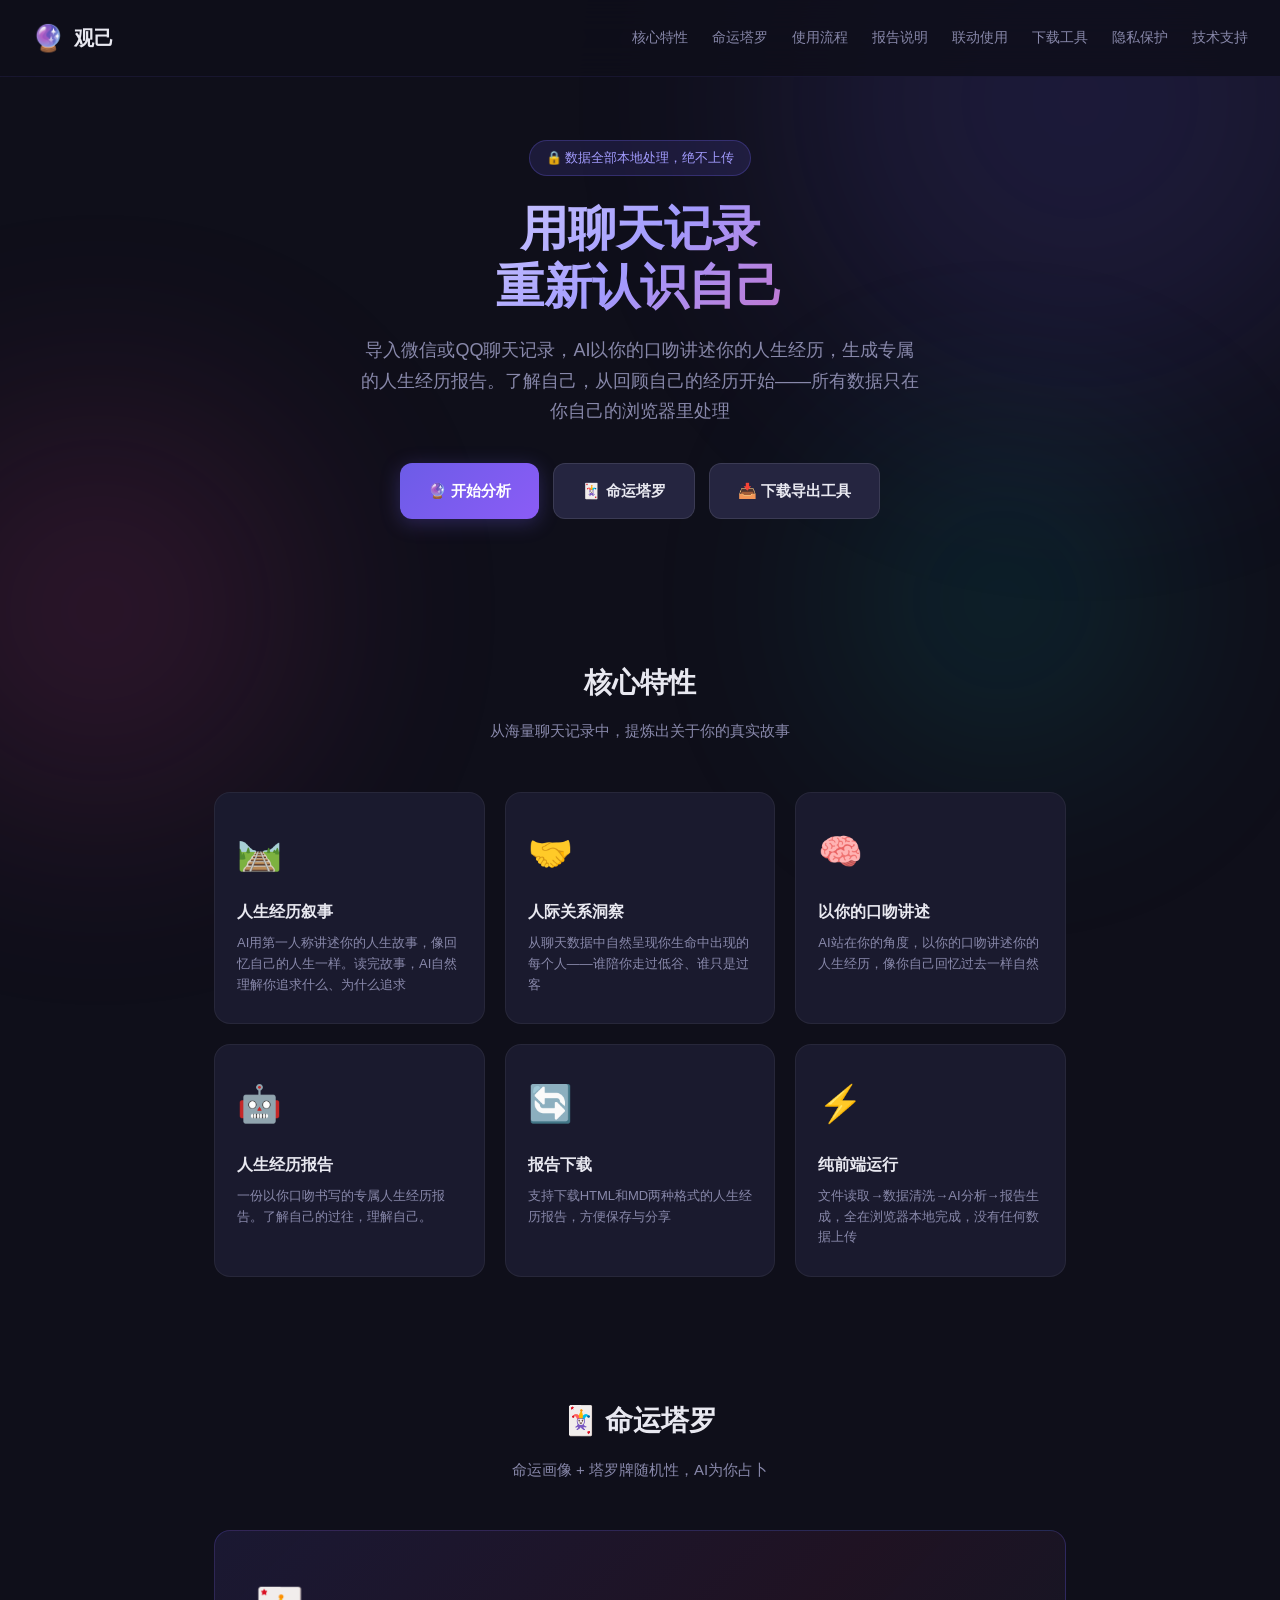
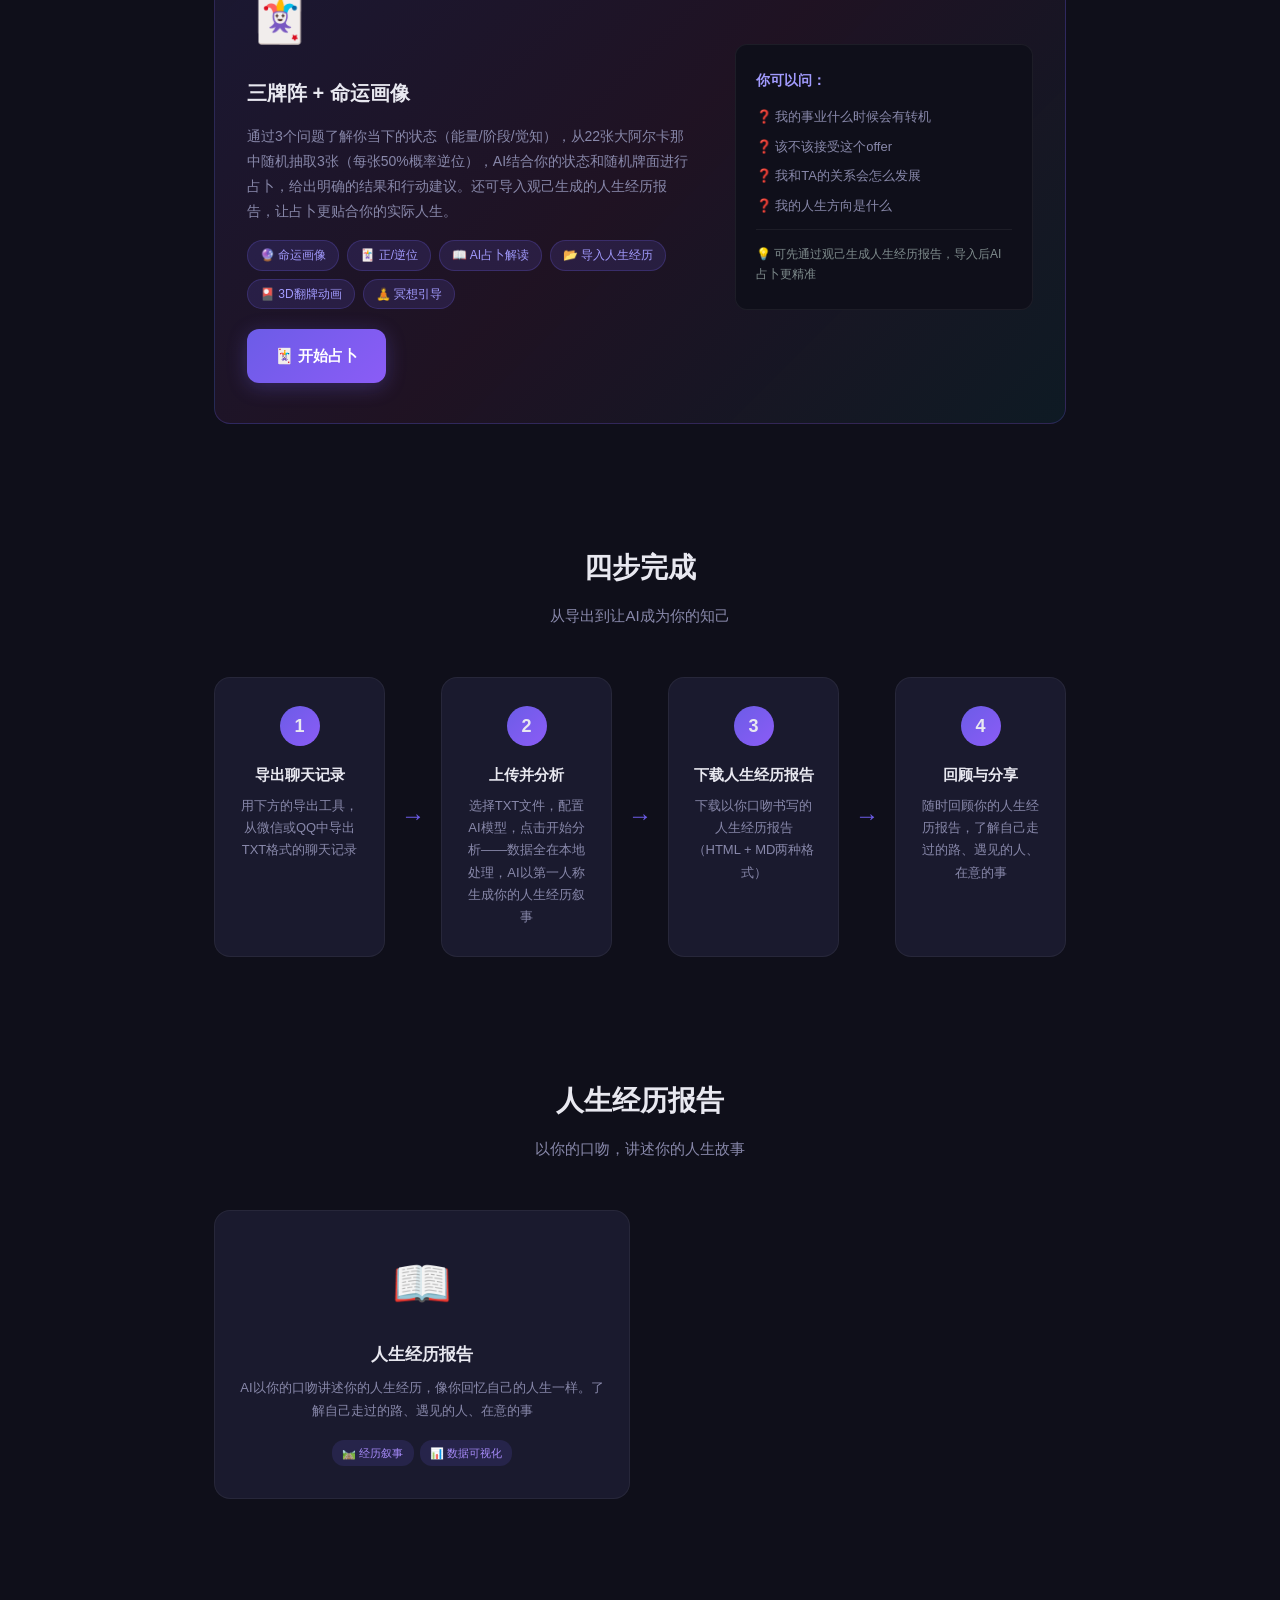
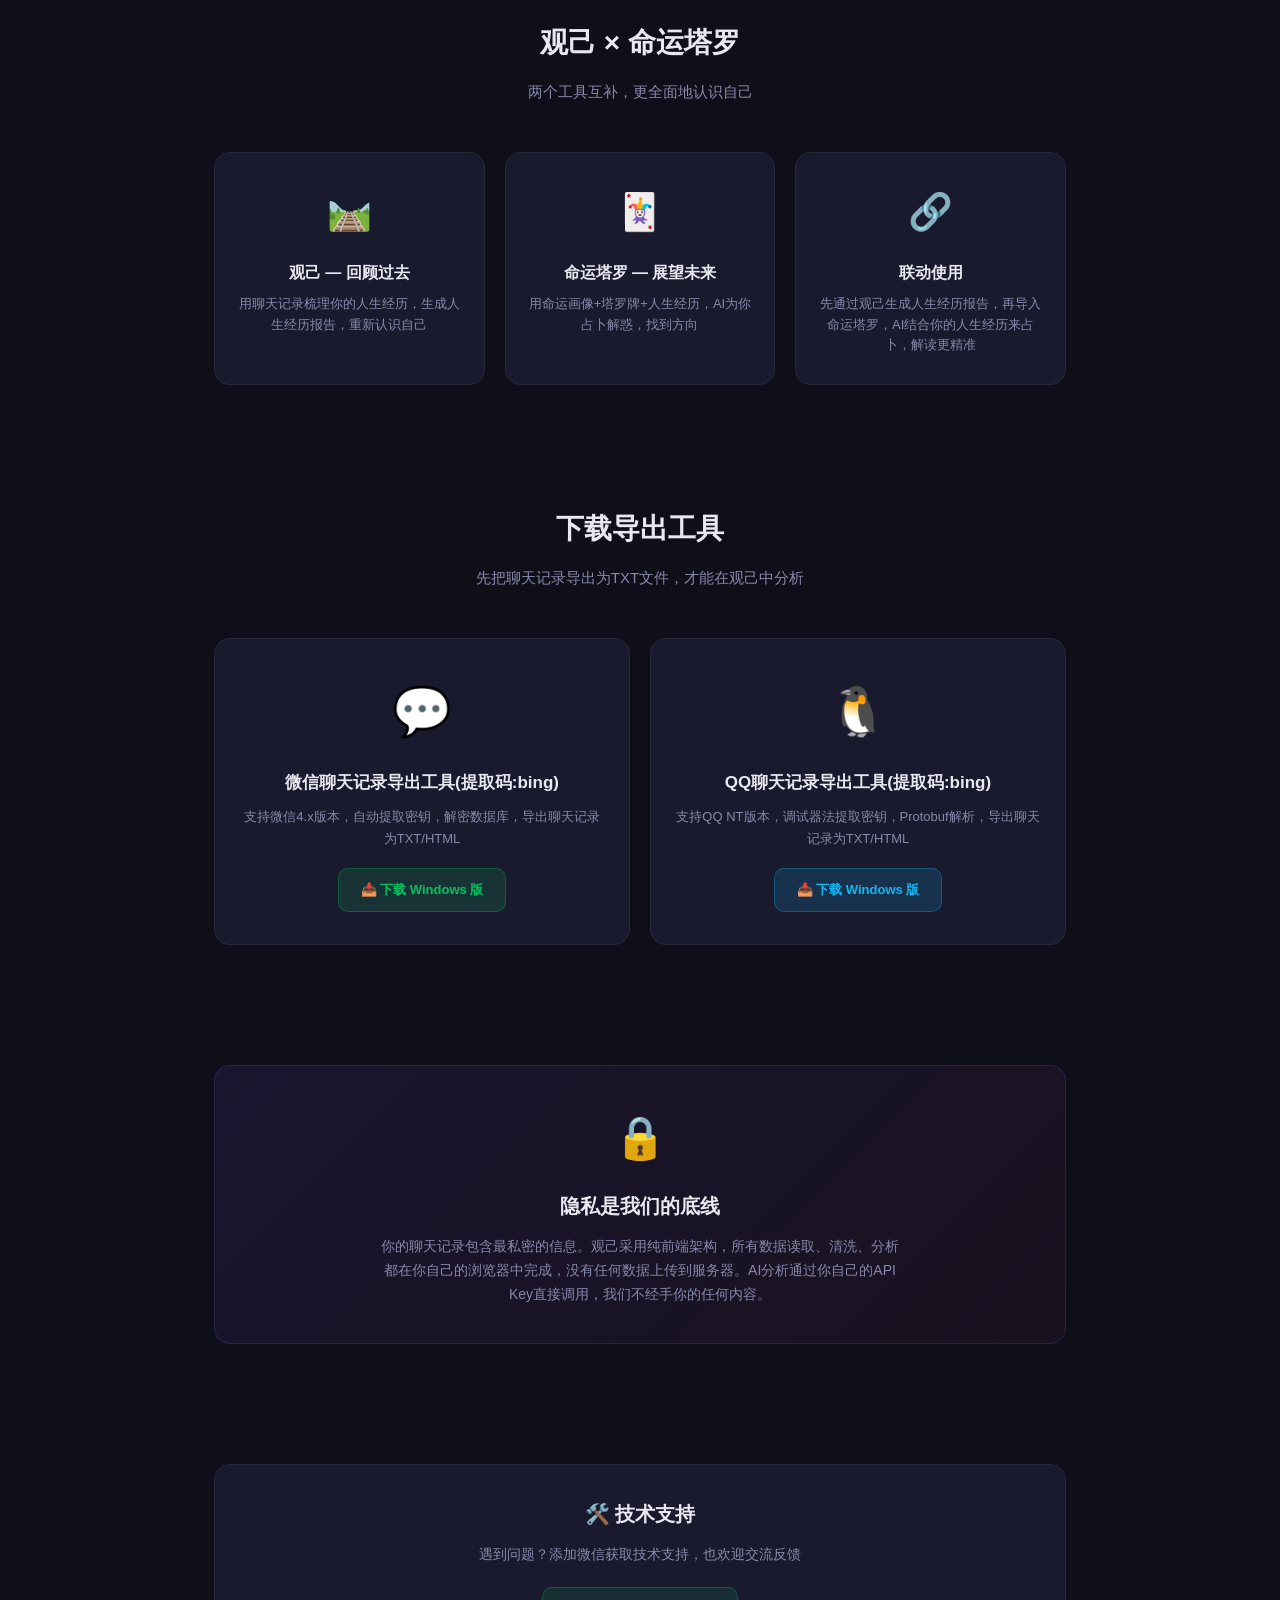
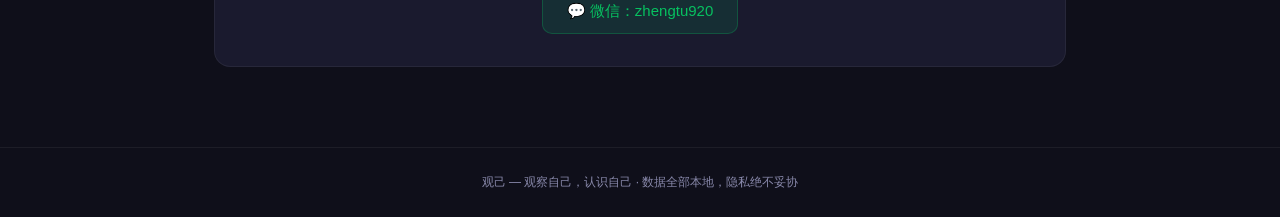
<file: index.html>
<!DOCTYPE html>
<html lang="zh-CN">
<head>
    <meta charset="UTF-8">
    <meta name="viewport" content="width=device-width, initial-scale=1.0">
    <title>观己 - 用聊天记录认识自己</title>
    <style>
        * { margin: 0; padding: 0; box-sizing: border-box; }

        :root {
            --bg: #0f0f1a;
            --bg2: #1a1a2e;
            --bg3: #252540;
            --purple: #6c5ce7;
            --purple-light: #a29bfe;
            --purple-glow: rgba(108, 92, 231, 0.3);
            --green: #00b894;
            --blue: #0984e3;
            --text: #e8e8f0;
            --text-dim: #8888aa;
            --radius: 16px;
        }

        body {
            font-family: -apple-system, BlinkMacSystemFont, 'Segoe UI', 'PingFang SC', 'Microsoft YaHei', sans-serif;
            background: var(--bg);
            color: var(--text);
            line-height: 1.7;
            overflow-x: hidden;
        }

        /* 背景装饰 */
        .bg-orb {
            position: fixed;
            border-radius: 50%;
            filter: blur(120px);
            opacity: 0.15;
            pointer-events: none;
            z-index: 0;
        }
        .bg-orb-1 { width: 600px; height: 600px; background: var(--purple); top: -200px; right: -100px; }
        .bg-orb-2 { width: 400px; height: 400px; background: #e84393; bottom: 10%; left: -100px; }
        .bg-orb-3 { width: 300px; height: 300px; background: #00cec9; top: 50%; right: 10%; }

        /* 导航 */
        .nav {
            position: fixed;
            top: 0; left: 0; right: 0;
            z-index: 100;
            display: flex;
            align-items: center;
            justify-content: space-between;
            padding: 16px 32px;
            background: rgba(15, 15, 26, 0.85);
            backdrop-filter: blur(20px);
            border-bottom: 1px solid rgba(108, 92, 231, 0.1);
        }
        .nav-brand {
            display: flex;
            align-items: center;
            gap: 10px;
            font-size: 20px;
            font-weight: 700;
            color: var(--text);
            text-decoration: none;
        }
        .nav-brand .icon { font-size: 26px; }
        .nav-links { display: flex; gap: 24px; }
        .nav-links a {
            color: var(--text-dim);
            text-decoration: none;
            font-size: 14px;
            transition: color 0.2s;
        }
        .nav-links a:hover { color: var(--purple-light); }

        /* 主体 */
        .container {
            position: relative;
            z-index: 1;
            max-width: 900px;
            margin: 0 auto;
            padding: 0 24px;
        }

        /* Hero */
        .hero {
            padding-top: 140px;
            padding-bottom: 80px;
            text-align: center;
        }
        .hero-badge {
            display: inline-block;
            padding: 6px 16px;
            background: rgba(108, 92, 231, 0.15);
            border: 1px solid rgba(108, 92, 231, 0.3);
            border-radius: 20px;
            font-size: 13px;
            color: var(--purple-light);
            margin-bottom: 24px;
        }
        .hero h1 {
            font-size: 48px;
            font-weight: 800;
            line-height: 1.2;
            margin-bottom: 20px;
            background: linear-gradient(135deg, #fff 0%, var(--purple-light) 50%, #e84393 100%);
            -webkit-background-clip: text;
            -webkit-text-fill-color: transparent;
            background-clip: text;
        }
        .hero p {
            font-size: 18px;
            color: var(--text-dim);
            max-width: 560px;
            margin: 0 auto 36px;
        }
        .hero-buttons {
            display: flex;
            gap: 14px;
            justify-content: center;
            flex-wrap: wrap;
        }

        /* 按钮 */
        .btn {
            display: inline-flex;
            align-items: center;
            gap: 8px;
            padding: 14px 28px;
            border-radius: 12px;
            font-size: 15px;
            font-weight: 600;
            text-decoration: none;
            cursor: pointer;
            border: none;
            transition: all 0.25s;
        }
        .btn-primary {
            background: linear-gradient(135deg, var(--purple), #8b5cf6);
            color: #fff;
            box-shadow: 0 4px 20px var(--purple-glow);
        }
        .btn-primary:hover {
            transform: translateY(-2px);
            box-shadow: 0 8px 30px var(--purple-glow);
        }
        .btn-secondary {
            background: var(--bg3);
            color: var(--text);
            border: 1px solid rgba(255,255,255,0.1);
        }
        .btn-secondary:hover {
            background: rgba(108, 92, 231, 0.15);
            border-color: var(--purple);
        }

        /* 特性区 */
        .features {
            padding: 60px 0;
        }
        .section-title {
            text-align: center;
            font-size: 28px;
            font-weight: 700;
            margin-bottom: 12px;
        }
        .section-sub {
            text-align: center;
            color: var(--text-dim);
            font-size: 15px;
            margin-bottom: 48px;
        }
        .feature-grid {
            display: grid;
            grid-template-columns: repeat(3, 1fr);
            gap: 20px;
        }
        .feature-card {
            background: var(--bg2);
            border: 1px solid rgba(255,255,255,0.06);
            border-radius: var(--radius);
            padding: 28px 22px;
            transition: all 0.3s;
        }
        .feature-card:hover {
            border-color: var(--purple);
            transform: translateY(-4px);
            box-shadow: 0 8px 30px rgba(108, 92, 231, 0.1);
        }
        .feature-icon {
            font-size: 36px;
            margin-bottom: 16px;
        }
        .feature-card h3 {
            font-size: 16px;
            margin-bottom: 8px;
        }
        .feature-card p {
            font-size: 13px;
            color: var(--text-dim);
            line-height: 1.6;
        }

        /* 命运塔罗区 */
        .tarot-section {
            padding: 60px 0;
        }
        .tarot-card {
            background: linear-gradient(135deg, rgba(108, 92, 231, 0.12), rgba(232, 67, 147, 0.08), rgba(0, 206, 201, 0.06));
            border: 1px solid rgba(108, 92, 231, 0.25);
            border-radius: var(--radius);
            padding: 40px 32px;
        }
        .tarot-inner {
            display: flex;
            gap: 40px;
            align-items: center;
        }
        .tarot-left { flex: 1.2; }
        .tarot-right { flex: 0.8; }
        .tarot-icon { font-size: 52px; margin-bottom: 16px; }
        .tarot-card h3 { font-size: 20px; margin-bottom: 14px; }
        .tarot-card p { font-size: 14px; color: var(--text-dim); line-height: 1.8; }
        .tarot-features {
            display: flex;
            flex-wrap: wrap;
            gap: 8px;
            margin-top: 16px;
        }
        .tarot-tag {
            padding: 4px 12px;
            background: rgba(108, 92, 231, 0.15);
            border: 1px solid rgba(108, 92, 231, 0.25);
            border-radius: 16px;
            font-size: 12px;
            color: var(--purple-light);
        }
        .tarot-example {
            background: var(--bg);
            border-radius: 12px;
            padding: 24px 20px;
            border: 1px solid rgba(255,255,255,0.06);
        }
        .tarot-example-title {
            font-size: 14px;
            font-weight: 600;
            margin-bottom: 14px;
            color: var(--purple-light);
        }
        .tarot-example-item {
            font-size: 13px;
            color: var(--text-dim);
            margin-bottom: 10px;
            line-height: 1.5;
        }
        .tarot-example-item strong { color: var(--green); }
        @media (max-width: 768px) {
            .tarot-inner { flex-direction: column; gap: 24px; }
            .tarot-left, .tarot-right { flex: 1; width: 100%; }
            .tarot-card { padding: 28px 20px; }
        }

        /* 工作流程 */
        .steps-section {
            padding: 60px 0;
        }
        .steps-grid {
            display: flex;
            gap: 16px;
            align-items: stretch;
        }
        .step-card {
            flex: 1;
            background: var(--bg2);
            border: 1px solid rgba(255,255,255,0.06);
            border-radius: var(--radius);
            padding: 28px 22px;
            text-align: center;
            position: relative;
        }
        .step-num {
            width: 40px;
            height: 40px;
            background: linear-gradient(135deg, var(--purple), #8b5cf6);
            border-radius: 50%;
            display: flex;
            align-items: center;
            justify-content: center;
            font-size: 18px;
            font-weight: 700;
            margin: 0 auto 16px;
        }
        .step-card h3 {
            font-size: 15px;
            margin-bottom: 8px;
        }
        .step-card p {
            font-size: 13px;
            color: var(--text-dim);
        }
        .step-arrow {
            display: flex;
            align-items: center;
            color: var(--purple);
            font-size: 24px;
            flex-shrink: 0;
        }

        /* 下载区 */
        .download-section {
            padding: 60px 0;
        }
        .download-grid {
            display: grid;
            grid-template-columns: repeat(2, 1fr);
            gap: 20px;
        }
        .download-card {
            background: var(--bg2);
            border: 1px solid rgba(255,255,255,0.06);
            border-radius: var(--radius);
            padding: 32px 24px;
            text-align: center;
            transition: all 0.3s;
            text-decoration: none;
            color: var(--text);
            display: block;
        }
        .download-card:hover {
            border-color: var(--purple);
            transform: translateY(-4px);
            box-shadow: 0 8px 30px rgba(108, 92, 231, 0.1);
        }
        .download-icon {
            font-size: 48px;
            margin-bottom: 16px;
        }
        .download-card h3 {
            font-size: 17px;
            margin-bottom: 8px;
        }
        .download-card p {
            font-size: 13px;
            color: var(--text-dim);
            margin-bottom: 18px;
        }
        .download-btn {
            display: inline-flex;
            align-items: center;
            gap: 6px;
            padding: 10px 22px;
            border-radius: 10px;
            font-size: 13px;
            font-weight: 600;
            border: none;
            cursor: pointer;
            transition: all 0.2s;
        }
        .download-btn-wechat {
            background: rgba(7, 193, 96, 0.15);
            color: #07c160;
            border: 1px solid rgba(7, 193, 96, 0.3);
        }
        .download-btn-wechat:hover { background: rgba(7, 193, 96, 0.25); }
        .download-btn-qq {
            background: rgba(18, 183, 243, 0.15);
            color: #12b7f3;
            border: 1px solid rgba(18, 183, 243, 0.3);
        }
        .download-btn-qq:hover { background: rgba(18, 183, 243, 0.25); }

        /* 隐私区 */
        .privacy-section {
            padding: 60px 0;
        }
        .privacy-card {
            background: linear-gradient(135deg, rgba(108, 92, 231, 0.1), rgba(232, 67, 147, 0.05));
            border: 1px solid rgba(108, 92, 231, 0.2);
            border-radius: var(--radius);
            padding: 36px 32px;
            text-align: center;
        }
        .privacy-icon { font-size: 42px; margin-bottom: 16px; }
        .privacy-card h3 { font-size: 20px; margin-bottom: 12px; }
        .privacy-card p { font-size: 14px; color: var(--text-dim); max-width: 520px; margin: 0 auto; }

        /* 技术支持 */
        .support-section {
            padding: 60px 0 80px;
        }
        .support-card {
            background: var(--bg2);
            border: 1px solid rgba(255,255,255,0.06);
            border-radius: var(--radius);
            padding: 32px;
            text-align: center;
        }
        .support-card h3 { font-size: 20px; margin-bottom: 12px; }
        .support-card p { font-size: 14px; color: var(--text-dim); margin-bottom: 20px; }
        .support-wechat {
            display: inline-flex;
            align-items: center;
            gap: 8px;
            padding: 10px 24px;
            background: rgba(7, 193, 96, 0.12);
            border: 1px solid rgba(7, 193, 96, 0.25);
            border-radius: 10px;
            font-size: 15px;
            color: #07c160;
        }

        /* Footer */
        .footer {
            text-align: center;
            padding: 24px;
            border-top: 1px solid rgba(255,255,255,0.06);
            font-size: 12px;
            color: var(--text-dim);
        }

        /* 响应式 */
        @media (max-width: 768px) {
            .nav { padding: 12px 16px; }
            .nav-links { display: none; }
            .hero { padding-top: 100px; padding-bottom: 50px; }
            .hero h1 { font-size: 32px; }
            .hero p { font-size: 15px; }
            .hero-buttons { flex-direction: column; align-items: center; }
            .btn { width: 100%; max-width: 280px; justify-content: center; }
            .feature-grid { grid-template-columns: 1fr; }
            .steps-grid { flex-direction: column; }
            .step-arrow { transform: rotate(90deg); justify-content: center; }
            .download-grid { grid-template-columns: 1fr; }
        }
    </style>
</head>
<body>

<!-- 背景光斑 -->
<div class="bg-orb bg-orb-1"></div>
<div class="bg-orb bg-orb-2"></div>
<div class="bg-orb bg-orb-3"></div>

<!-- 导航 -->
<nav class="nav">
    <a href="index.html" class="nav-brand">
        <span class="icon">🔮</span> 观己
    </a>
    <div class="nav-links">
        <a href="#features">核心特性</a>
        <a href="#tarot">命运塔罗</a>
        <a href="#steps">使用流程</a>
        <a href="#reports">报告说明</a>
        <a href="#combine">联动使用</a>
        <a href="#download">下载工具</a>
        <a href="#privacy">隐私保护</a>
        <a href="#support">技术支持</a>
    </div>
</nav>

<div class="container">

    <!-- Hero -->
    <section class="hero">
        <div class="hero-badge">🔒 数据全部本地处理，绝不上传</div>
        <h1>用聊天记录<br>重新认识自己</h1>
        <p>导入微信或QQ聊天记录，AI以你的口吻讲述你的人生经历，生成专属的人生经历报告。了解自己，从回顾自己的经历开始——所有数据只在你自己的浏览器里处理</p>
        <div class="hero-buttons">
            <a href="app.html" class="btn btn-primary">🔮 开始分析</a>
            <a href="tarot/index.html" class="btn btn-secondary">🃏 命运塔罗</a>
            <a href="#download" class="btn btn-secondary">📥 下载导出工具</a>
        </div>
    </section>

    <!-- 特性 -->
    <section class="features" id="features">
        <h2 class="section-title">核心特性</h2>
        <p class="section-sub">从海量聊天记录中，提炼出关于你的真实故事</p>
        <div class="feature-grid">
            <div class="feature-card">
                <div class="feature-icon">🛤️</div>
                <h3>人生经历叙事</h3>
                <p>AI用第一人称讲述你的人生故事，像回忆自己的人生一样。读完故事，AI自然理解你追求什么、为什么追求</p>
            </div>
            <div class="feature-card">
                <div class="feature-icon">🤝</div>
                <h3>人际关系洞察</h3>
                <p>从聊天数据中自然呈现你生命中出现的每个人——谁陪你走过低谷、谁只是过客</p>
            </div>
            <div class="feature-card">
                <div class="feature-icon">🧠</div>
                <h3>以你的口吻讲述</h3>
                <p>AI站在你的角度，以你的口吻讲述你的人生经历，像你自己回忆过去一样自然</p>
            </div>
            <div class="feature-card">
                <div class="feature-icon">🤖</div>
                <h3>人生经历报告</h3>
                <p>一份以你口吻书写的专属人生经历报告。了解自己的过往，理解自己。</p>
            </div>
            <div class="feature-card">
                <div class="feature-icon">🔄</div>
                <h3>报告下载</h3>
                <p>支持下载HTML和MD两种格式的人生经历报告，方便保存与分享</p>
            </div>
            <div class="feature-card">
                <div class="feature-icon">⚡</div>
                <h3>纯前端运行</h3>
                <p>文件读取→数据清洗→AI分析→报告生成，全在浏览器本地完成，没有任何数据上传</p>
            </div>
        </div>
    </section>

    <!-- 命运塔罗 -->
    <section class="tarot-section" id="tarot">
        <h2 class="section-title">🃏 命运塔罗</h2>
        <p class="section-sub">命运画像 + 塔罗牌随机性，AI为你占卜</p>
        <div class="tarot-card">
            <div class="tarot-inner">
                <div class="tarot-left">
                    <div class="tarot-icon">🃏</div>
                    <h3>三牌阵 + 命运画像</h3>
                    <p>通过3个问题了解你当下的状态（能量/阶段/觉知），从22张大阿尔卡那中随机抽取3张（每张50%概率逆位），AI结合你的状态和随机牌面进行占卜，给出明确的结果和行动建议。还可导入观己生成的人生经历报告，让占卜更贴合你的实际人生。</p>
                    <div class="tarot-features">
                        <span class="tarot-tag">🔮 命运画像</span>
                        <span class="tarot-tag">🃏 正/逆位</span>
                        <span class="tarot-tag">📖 AI占卜解读</span>
                        <span class="tarot-tag">📂 导入人生经历</span>
                        <span class="tarot-tag">🎴 3D翻牌动画</span>
                        <span class="tarot-tag">🧘 冥想引导</span>
                    </div>
                    <a href="tarot/index.html" class="btn btn-primary" style="margin-top:20px">🃏 开始占卜</a>
                </div>
                <div class="tarot-right">
                    <div class="tarot-example">
                        <div class="tarot-example-title">你可以问：</div>
                        <div class="tarot-example-item">❓ 我的事业什么时候会有转机</div>
                        <div class="tarot-example-item">❓ 该不该接受这个offer</div>
                        <div class="tarot-example-item">❓ 我和TA的关系会怎么发展</div>
                        <div class="tarot-example-item">❓ 我的人生方向是什么</div>
                        <div style="margin-top:14px;padding-top:14px;border-top:1px solid rgba(255,255,255,0.06);font-size:12px;color:#7f8c8d;">
                            💡 可先通过观己生成人生经历报告，导入后AI占卜更精准
                        </div>
                    </div>
                </div>
            </div>
        </div>
    </section>

    <!-- 使用流程 -->
    <section class="steps-section" id="steps">
        <h2 class="section-title">四步完成</h2>
        <p class="section-sub">从导出到让AI成为你的知己</p>
        <div class="steps-grid">
            <div class="step-card">
                <div class="step-num">1</div>
                <h3>导出聊天记录</h3>
                <p>用下方的导出工具，从微信或QQ中导出TXT格式的聊天记录</p>
            </div>
            <div class="step-arrow">→</div>
            <div class="step-card">
                <div class="step-num">2</div>
                <h3>上传并分析</h3>
                <p>选择TXT文件，配置AI模型，点击开始分析——数据全在本地处理，AI以第一人称生成你的人生经历叙事</p>
            </div>
            <div class="step-arrow">→</div>
            <div class="step-card">
                <div class="step-num">3</div>
                <h3>下载人生经历报告</h3>
                <p>下载以你口吻书写的人生经历报告（HTML + MD两种格式）</p>
            </div>
            <div class="step-arrow">→</div>
            <div class="step-card">
                <div class="step-num">4</div>
                <h3>回顾与分享</h3>
                <p>随时回顾你的人生经历报告，了解自己走过的路、遇见的人、在意的事</p>
            </div>
        </div>
    </section>

    <!-- 报告 -->
    <section class="download-section" id="reports">
        <h2 class="section-title">人生经历报告</h2>
        <p class="section-sub">以你的口吻，讲述你的人生故事</p>
        <div class="download-grid">
            <div class="download-card">
                <div class="download-icon">📖</div>
                <h3>人生经历报告</h3>
                <p>AI以你的口吻讲述你的人生经历，像你回忆自己的人生一样。了解自己走过的路、遇见的人、在意的事</p>
                <div style="display:flex;gap:6px;justify-content:center;flex-wrap:wrap;margin-top:12px;">
                    <span style="padding:4px 10px;background:rgba(108,92,231,0.15);border-radius:12px;font-size:11px;color:#a78bfa;">🛤️ 经历叙事</span>
                    <span style="padding:4px 10px;background:rgba(108,92,231,0.15);border-radius:12px;font-size:11px;color:#a78bfa;">📊 数据可视化</span>
                </div>
            </div>
        </div>
    </section>

    <!-- 命运塔罗与观己联动 -->
    <section class="features" id="combine">
        <h2 class="section-title">观己 × 命运塔罗</h2>
        <p class="section-sub">两个工具互补，更全面地认识自己</p>
        <div class="feature-grid">
            <div class="feature-card" style="text-align:center;">
                <div class="feature-icon">🛤️</div>
                <h3>观己 — 回顾过去</h3>
                <p>用聊天记录梳理你的人生经历，生成人生经历报告，重新认识自己</p>
            </div>
            <div class="feature-card" style="text-align:center;">
                <div class="feature-icon">🃏</div>
                <h3>命运塔罗 — 展望未来</h3>
                <p>用命运画像+塔罗牌+人生经历，AI为你占卜解惑，找到方向</p>
            </div>
            <div class="feature-card" style="text-align:center;">
                <div class="feature-icon">🔗</div>
                <h3>联动使用</h3>
                <p>先通过观己生成人生经历报告，再导入命运塔罗，AI结合你的人生经历来占卜，解读更精准</p>
            </div>
        </div>
    </section>

    <!-- 下载工具 -->
    <section class="download-section" id="download">
        <h2 class="section-title">下载导出工具</h2>
        <p class="section-sub">先把聊天记录导出为TXT文件，才能在观己中分析</p>
        <div class="download-grid">
            <a href="https://wwbdf.lanzoum.com/b0j1gao1c" download class="download-card">
                <div class="download-icon">💬</div>
                <h3>微信聊天记录导出工具(提取码:bing)</h3>
                <p>支持微信4.x版本，自动提取密钥，解密数据库，导出聊天记录为TXT/HTML</p>
                <div class="download-btn download-btn-wechat">📥 下载 Windows 版</div>
            </a>
            <a href="https://wwbdf.lanzoum.com/b0j1gao2d" download class="download-card">
                <div class="download-icon">🐧</div>
                <h3>QQ聊天记录导出工具(提取码:bing)</h3>
                <p>支持QQ NT版本，调试器法提取密钥，Protobuf解析，导出聊天记录为TXT/HTML</p>
                <div class="download-btn download-btn-qq">📥 下载 Windows 版</div>
            </a>
        </div>
    </section>

    <!-- 隐私 -->
    <section class="privacy-section" id="privacy">
        <div class="privacy-card">
            <div class="privacy-icon">🔒</div>
            <h3>隐私是我们的底线</h3>
            <p>你的聊天记录包含最私密的信息。观己采用纯前端架构，所有数据读取、清洗、分析都在你自己的浏览器中完成，没有任何数据上传到服务器。AI分析通过你自己的API Key直接调用，我们不经手你的任何内容。</p>
        </div>
    </section>

    <!-- 技术支持 -->
    <section class="support-section" id="support">
        <div class="support-card">
            <h3>🛠️ 技术支持</h3>
            <p>遇到问题？添加微信获取技术支持，也欢迎交流反馈</p>
            <div class="support-wechat">💬 微信：zhengtu920</div>
        </div>
    </section>

</div>

<!-- Footer -->
<div class="footer">
    观己 — 观察自己，认识自己 · 数据全部本地，隐私绝不妥协
</div>

</body>
</html>
</file>
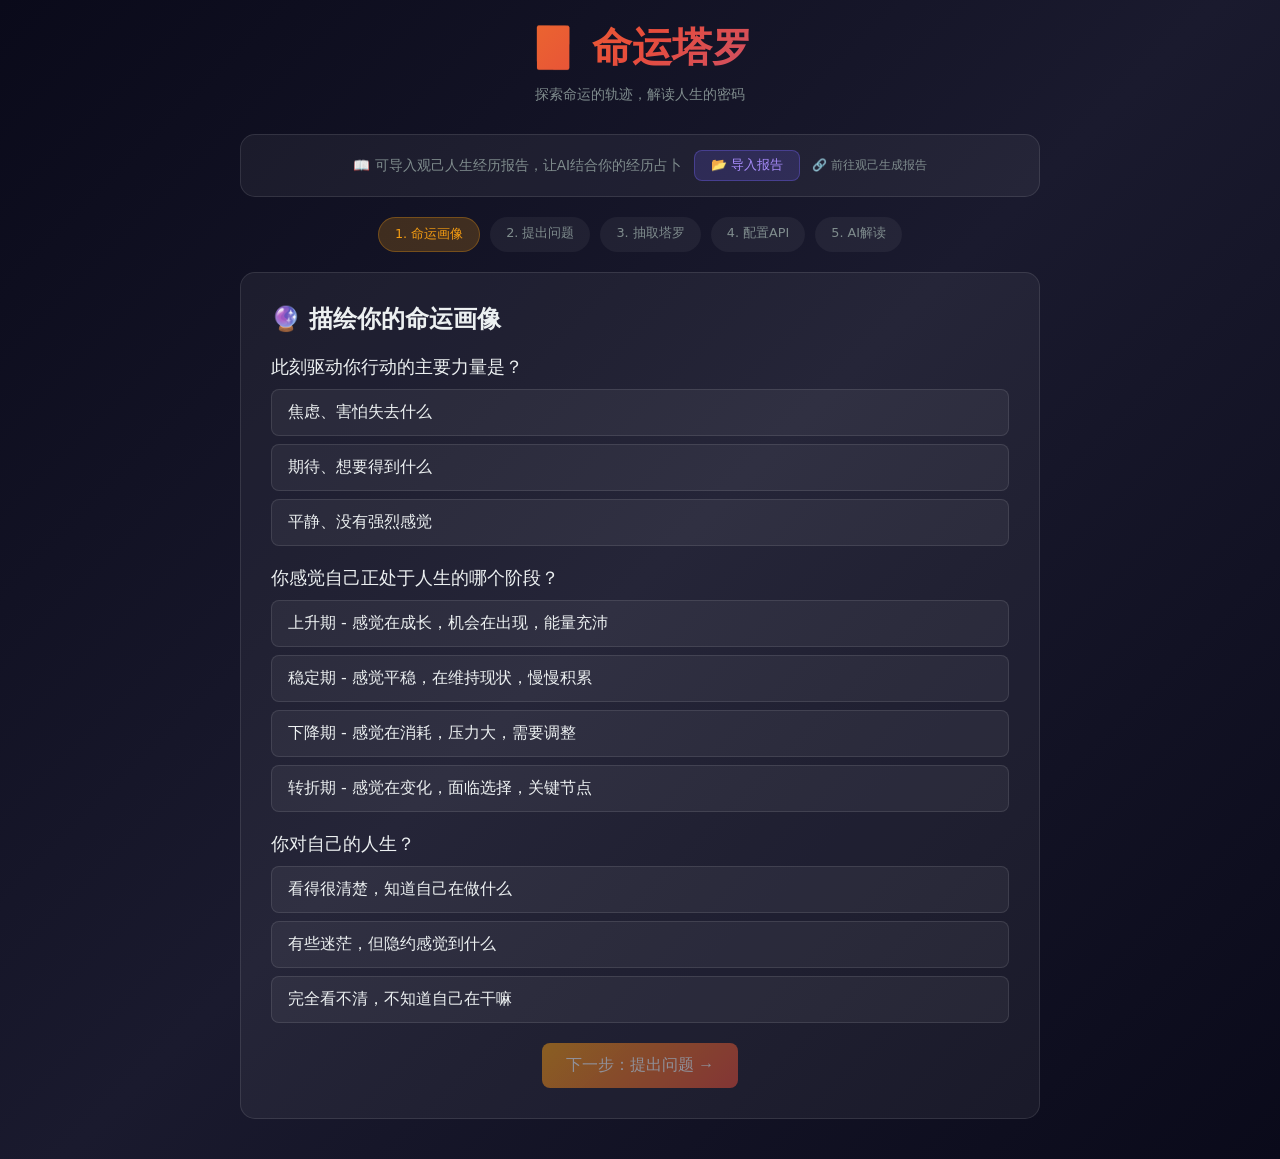
<file: tarot/index.html>
<!DOCTYPE html>
<html lang="zh-CN">
<head>
    <meta charset="UTF-8">
    <meta name="viewport" content="width=device-width, initial-scale=1.0">
    <title>命运塔罗 - 纯前端版</title>
    <script>
    // localStorage 安全封装：在沙盒环境下降级为内存存储
    const Storage = (() => {
        let memory = {};
        try {
            const test = '__storage_test__';
            localStorage.setItem(test, test);
            localStorage.removeItem(test);
            return localStorage;
        } catch(e) {
            console.warn('localStorage 不可用，降级为内存存储');
            return {
                getItem: key => memory[key] ?? null,
                setItem: (key, val) => { memory[key] = String(val); },
                removeItem: key => { delete memory[key]; }
            };
        }
    })();
    </script>
    <style>
        * { margin: 0; padding: 0; box-sizing: border-box; }
        body {
            font-family: 'Segoe UI', system-ui, -apple-system, sans-serif;
            background: linear-gradient(135deg, #0a0a1a 0%, #1a1a2e 50%, #0a0a1a 100%);
            color: #ecf0f1;
            min-height: 100vh;
            display: flex;
            justify-content: center;
            align-items: flex-start;
            padding: 20px;
        }
        .container {
            max-width: 800px;
            width: 100%;
        }
        h1 {
            text-align: center;
            font-size: 2.5em;
            margin-bottom: 10px;
            background: linear-gradient(135deg, #f39c12, #e74c3c, #9b59b6);
            -webkit-background-clip: text;
            -webkit-text-fill-color: transparent;
            background-clip: text;
        }
        .subtitle {
            text-align: center;
            color: #7f8c8d;
            margin-bottom: 30px;
            font-size: 0.9em;
        }
        .card {
            background: rgba(255,255,255,0.05);
            border-radius: 15px;
            padding: 30px;
            margin-bottom: 20px;
            border: 1px solid rgba(255,255,255,0.1);
        }
        .step {
            display: flex;
            justify-content: center;
            margin-bottom: 20px;
            gap: 10px;
        }
        .step-item {
            padding: 8px 16px;
            border-radius: 20px;
            background: rgba(255,255,255,0.05);
            color: #7f8c8d;
            font-size: 0.8em;
            transition: all 0.3s;
        }
        .step-item.active {
            background: rgba(243,156,18,0.2);
            color: #f39c12;
            border: 1px solid rgba(243,156,18,0.3);
        }
        .step-item.completed {
            background: rgba(46,204,113,0.2);
            color: #2ecc71;
        }
        .question {
            margin-bottom: 20px;
        }
        .question-title {
            font-size: 1.1em;
            margin-bottom: 10px;
            color: #ecf0f1;
        }
        .options {
            display: flex;
            flex-direction: column;
            gap: 8px;
        }
        .option {
            padding: 12px 16px;
            border-radius: 8px;
            background: rgba(255,255,255,0.05);
            border: 1px solid rgba(255,255,255,0.1);
            cursor: pointer;
            transition: all 0.3s;
        }
        .option:hover {
            background: rgba(243,156,18,0.1);
            border-color: rgba(243,156,18,0.3);
        }
        .option.selected {
            background: rgba(243,156,18,0.2);
            border-color: #f39c12;
            color: #f39c12;
        }
        .input-group {
            margin-bottom: 20px;
        }
        .input-group label {
            display: block;
            margin-bottom: 8px;
            color: #bdc3c7;
        }
        .input-group input, .input-group textarea, .input-group select {
            width: 100%;
            padding: 12px;
            border-radius: 8px;
            background: rgba(255,255,255,0.05);
            border: 1px solid rgba(255,255,255,0.15);
            color: #ecf0f1;
            font-size: 1em;
        }
        .input-group select {
            cursor: pointer;
            appearance: auto;
            -webkit-appearance: auto;
        }
        .input-group select option {
            background: #1a1a2e;
            color: #ecf0f1;
            padding: 8px;
        }
        .input-group textarea {
            min-height: 80px;
            resize: vertical;
        }
        .buttons {
            display: flex;
            gap: 15px;
            justify-content: center;
            margin-top: 20px;
        }
        .btn {
            padding: 12px 24px;
            border-radius: 8px;
            border: none;
            font-size: 1em;
            cursor: pointer;
            transition: all 0.3s;
            background: linear-gradient(135deg, #f39c12, #e74c3c);
            color: white;
        }
        .btn:hover { transform: translateY(-2px); box-shadow: 0 5px 15px rgba(243,156,18,0.3); }
        .btn:disabled { opacity: 0.5; cursor: not-allowed; transform: none; }
        .btn-secondary {
            background: rgba(255,255,255,0.1);
            border: 1px solid rgba(255,255,255,0.2);
        }
        .btn-secondary:hover { background: rgba(255,255,255,0.15); }
        .cards-display {
            display: flex;
            justify-content: center;
            gap: 20px;
            margin-bottom: 30px;
            flex-wrap: wrap;
        }
        .tarot-card {
            width: 180px;
            height: 280px;
            border-radius: 15px;
            display: flex;
            flex-direction: column;
            align-items: center;
            justify-content: center;
            transition: all 0.5s;
            cursor: pointer;
            border: 3px solid rgba(255,255,255,0.1);
            position: relative;
            overflow: hidden;
            perspective: 800px;
            transform-style: preserve-3d;
        }
        .tarot-card .card-inner {
            width: 100%; height: 100%;
            position: relative;
            transform-style: preserve-3d;
            transition: transform 0.8s cubic-bezier(0.4, 0, 0.2, 1);
        }
        .tarot-card .card-front, .tarot-card .card-back {
            position: absolute; width: 100%; height: 100%;
            backface-visibility: hidden;
            border-radius: 12px;
            display: flex; flex-direction: column;
            align-items: center; justify-content: center;
        }
        .tarot-card .card-back {
            background: linear-gradient(135deg, #2c3e50, #34495e);
        }
        .tarot-card .card-front {
            background: linear-gradient(135deg, #f39c12, #e74c3c);
            transform: rotateY(180deg);
        }
        .tarot-card.revealed .card-inner {
            transform: rotateY(180deg);
        }
        .tarot-card.revealed { border-color: #f39c12; }
        .tarot-card:hover {
            transform: translateY(-10px);
            box-shadow: 0 15px 40px rgba(243, 156, 18, 0.4);
        }
        /* 洗牌动画：散开 → 旋转 → 聚拢 */
        @keyframes shuffleAnim {
            0%   { transform: translateX(0) rotate(0deg) scale(1); }
            15%  { transform: translateX(-40px) rotate(-8deg) scale(0.95); }
            30%  { transform: translateX(35px) rotate(6deg) scale(0.95); }
            45%  { transform: translateX(-20px) rotate(-4deg) scale(0.97); }
            60%  { transform: translateX(25px) rotate(3deg) scale(0.97); }
            75%  { transform: translateX(-10px) rotate(-2deg) scale(0.99); }
            100% { transform: translateX(0) rotate(0deg) scale(1); }
        }
        .tarot-card.shuffling {
            animation: shuffleAnim 0.8s cubic-bezier(0.25, 0.46, 0.45, 0.94);
        }
        /* 翻牌闪光效果 */
        @keyframes cardGlow {
            0%   { box-shadow: 0 0 0 rgba(243,156,18,0); }
            50%  { box-shadow: 0 0 30px rgba(243,156,18,0.6); }
            100% { box-shadow: 0 0 0 rgba(243,156,18,0); }
        }
        .tarot-card.glow {
            animation: cardGlow 0.6s ease-out;
        }
        /* fade in for result */
        @keyframes fadeInUp {
            from { opacity: 0; transform: translateY(20px); }
            to { opacity: 1; transform: translateY(0); }
        }
        .reading-section { animation: fadeInUp 0.5s ease-out; }
        .card-position {
            position: absolute;
            top: 15px;
            font-size: 0.9em;
            color: rgba(255,255,255,0.7);
        }
        .card-name {
            font-size: 1.1em;
            text-align: center;
            padding: 0 15px;
            font-weight: bold;
            color: white;
            text-shadow: 0 2px 4px rgba(0,0,0,0.3);
        }
        .card-meaning {
            font-size: 0.8em;
            text-align: center;
            padding: 0 15px;
            color: rgba(255,255,255,0.9);
            margin-top: 5px;
        }
        .loading {
            text-align: center;
            padding: 40px;
        }
        .loading-spinner {
            width: 50px;
            height: 50px;
            border: 3px solid rgba(243,156,18,0.3);
            border-top-color: #f39c12;
            border-radius: 50%;
            animation: spin 1s linear infinite;
            margin: 0 auto 20px;
        }
        @keyframes spin { to { transform: rotate(360deg); } }
        .reading-result { margin-top: 20px; }
        .reading-actions { display: flex; flex-wrap: wrap; gap: 8px; justify-content: center; }
        .reading-section {
            margin-bottom: 20px;
            padding: 20px;
            background: rgba(255,255,255,0.03);
            border-radius: 12px;
            border-left: 3px solid #f39c12;
        }
        .reading-section h3 {
            color: #f39c12;
            margin-bottom: 10px;
        }
        .hidden { display: none !important; }

        /* Dynamic atmosphere overlay */
        #atmosphere-overlay {
            position: fixed; top:0; left:0; right:0; bottom:0;
            pointer-events: none; z-index: 0;
            transition: background 1.5s ease;
        }
        #atmosphere-tip {
            position: fixed; bottom: 20px; left: 50%; transform: translateX(-50%);
            background: rgba(108,92,231,0.15); border: 1px solid rgba(108,92,231,0.3);
            border-radius: 20px; padding: 8px 20px;
            color: #a78bfa; font-size: 0.85em; z-index: 100;
            opacity: 0; transition: opacity 0.8s;
            pointer-events: none; white-space: nowrap;
        }
        #atmosphere-tip.show { opacity: 1; }

        /* 冥想引导遮罩 */
        #meditation-overlay {
            position: fixed; top: 0; left: 0; right: 0; bottom: 0;
            background: rgba(10, 10, 26, 0.95);
            z-index: 200; display: none;
            flex-direction: column; align-items: center; justify-content: center;
        }
        #meditation-overlay.active { display: flex; }
        .meditation-text {
            color: #a78bfa; font-size: 1.3em;
            text-align: center; padding: 0 30px;
            opacity: 0; transition: opacity 1s ease;
        }
        .meditation-text.visible { opacity: 1; }
        .breathing-circle {
            width: 80px; height: 80px; border-radius: 50%;
            border: 2px solid rgba(167, 139, 250, 0.5);
            margin-top: 40px;
            animation: breathe 4s ease-in-out infinite;
        }
        @keyframes breathe {
            0%, 100% { transform: scale(0.8); border-color: rgba(167, 139, 250, 0.3); }
            50% { transform: scale(1.2); border-color: rgba(243, 156, 18, 0.6); }
        }
        .meditation-countdown {
            color: rgba(255,255,255,0.3); font-size: 0.9em; margin-top: 20px;
        }

        /* 牌面氛围特效：模糊/噪点/光晕 */
        #card-atmosphere {
            position: fixed; top: 0; left: 0; right: 0; bottom: 0;
            pointer-events: none; z-index: 1; transition: all 1.5s ease;
        }
        #card-atmosphere.fog { filter: blur(1px); background: rgba(52,73,94,0.08); }
        #card-atmosphere.dark { background: radial-gradient(circle at 50% 50%, rgba(0,0,0,0.15) 0%, transparent 70%); }
        #card-atmosphere.glow {
            background: radial-gradient(circle at 50% 40%, rgba(243,156,18,0.12) 0%, rgba(46,204,113,0.06) 40%, transparent 70%);
            animation: glowPulse 3s ease-in-out infinite;
        }
        @keyframes glowPulse {
            0%, 100% { opacity: 0.6; }
            50% { opacity: 1; }
        }
        #card-atmosphere.noise {
            background-image: url("data:image/svg+xml,%3Csvg viewBox='0 0 200 200' xmlns='http://www.w3.org/2000/svg'%3E%3Cfilter id='n'%3E%3CfeTurbulence type='fractalNoise' baseFrequency='0.8' numOctaves='4' stitchTiles='stitch'/%3E%3C/filter%3E%3Crect width='100%25' height='100%25' filter='url(%23n)' opacity='0.05'/%3E%3C/svg%3E");
            opacity: 0.5;
        }

        @media (max-width: 768px) {
            body { padding: 12px; }
            h1 { font-size: 1.6em; margin-bottom: 6px; }
            .subtitle { font-size: 0.8em; margin-bottom: 20px; }
            .card { padding: 20px 16px; border-radius: 12px; }
            .step { gap: 4px; flex-wrap: nowrap; overflow-x: auto; -webkit-overflow-scrolling: touch; padding-bottom: 4px; }
            .step-item { padding: 6px 10px; font-size: 0.7em; white-space: nowrap; flex-shrink: 0; }
            .question-title { font-size: 1em; }
            .option { padding: 10px 14px; font-size: 0.9em; }
            .input-group label { font-size: 0.9em; }
            .input-group input, .input-group textarea, .input-group select { font-size: 0.9em; padding: 10px; }
            .input-group textarea { min-height: 70px; }
            .btn { padding: 10px 18px; font-size: 0.9em; }
            .buttons { gap: 10px; flex-wrap: wrap; }
            .buttons .btn { flex: 1; min-width: 100px; }
            .tarot-card { width: 110px; height: 175px; border-radius: 10px; }
            .tarot-card .card-back, .tarot-card .card-front { border-radius: 8px; }
            .cards-display { gap: 8px; }
            .card-name { font-size: 0.8em; padding: 0 8px; }
            .card-meaning { font-size: 0.65em; padding: 0 8px; }
            .card-position { font-size: 0.75em; top: 10px; }
            .reading-section { padding: 14px; }
            .reading-section h3 { font-size: 1em; }
            .loading { padding: 30px 20px; }
            .loading-spinner { width: 40px; height: 40px; }
            .meditation-text { font-size: 1.1em; padding: 0 20px; }
            .breathing-circle { width: 60px; height: 60px; margin-top: 30px; }
            /* 报告导入栏移动端 */
            .card[style*="padding:15px 20px"] { padding: 12px 10px !important; }
            .card[style*="padding:15px 20px"] > div { gap: 8px !important; }
            .card[style*="padding:15px 20px"] span { font-size: 0.75em !important; }
            /* API配置详情 */
            #apiModelInfo { font-size: 0.8em !important; padding: 10px !important; }
            #apiModelInfo span { font-size: 0.8em !important; word-break: break-all; }
        }
        @media (max-width: 480px) {
            body { padding: 8px; }
            h1 { font-size: 1.4em; }
            .card { padding: 16px 12px; border-radius: 10px; }
            .step-item { padding: 5px 8px; font-size: 0.65em; }
            .tarot-card { width: 95px; height: 150px; }
            .card-name { font-size: 0.72em; }
            .card-meaning { font-size: 0.6em; }
            .card-position { font-size: 0.7em; top: 8px; }
            .btn { padding: 10px 14px; font-size: 0.85em; }
            .buttons { gap: 6px; }
            .buttons .btn { min-width: 80px; }
            .option { padding: 8px 12px; font-size: 0.85em; }
            .input-group textarea { min-height: 60px; }
            .question-title { font-size: 0.95em; }
            .reading-section { padding: 12px; margin-bottom: 12px; }
            .reading-section h3 { font-size: 0.9em; }
            .loading { padding: 20px 16px; }
            .loading-spinner { width: 32px; height: 32px; }
            .meditation-text { font-size: 1em; padding: 0 16px; }
            .breathing-circle { width: 50px; height: 50px; margin-top: 24px; }
            .meditation-countdown { font-size: 0.8em; }
            /* 解读结果按钮组 */
            .reading-actions .btn { font-size: 0.8em; padding: 8px 10px; min-width: 70px; }
            /* 历史弹窗 */
            #history-modal > div { max-height: 90vh !important; }
            #history-modal > div > div:last-child { max-height: calc(90vh - 60px) !important; padding: 12px 16px !important; }
            .tarot-card:active { transform: translateY(-3px); }
        }
    </style>
</head>
<body>
    <div id="atmosphere-overlay"></div>
    <div id="atmosphere-tip"></div>
    <div id="card-atmosphere"></div>
    <div id="meditation-overlay">
        <div class="meditation-text" id="meditationText">请闭上眼睛，默念你的问题...</div>
        <div class="breathing-circle"></div>
        <div class="meditation-countdown" id="meditationCountdown"></div>
    </div>
    <div class="container">
        <h1>🎴 命运塔罗</h1>
        <p class="subtitle">探索命运的轨迹，解读人生的密码</p>

        <!-- 导入个人阅读报告 -->
        <div class="card" style="padding:15px 20px;text-align:center;">
            <div style="display:flex;align-items:center;justify-content:center;gap:12px;flex-wrap:wrap;">
                <span id="reportStatus" style="font-size:0.85em;color:#7f8c8d;">📖 可导入观己人生经历报告，让AI结合你的经历占卜</span>
                <input type="file" id="reportFileInput" accept=".md" style="display:none;" onchange="importReportFile(event)">
                <button onclick="document.getElementById('reportFileInput').click()" style="padding:6px 16px;background:rgba(108,92,231,0.2);border:1px solid rgba(108,92,231,0.4);border-radius:8px;color:#a78bfa;cursor:pointer;font-size:0.8em;">📂 导入报告</button>
                <button id="clearReportBtn" onclick="clearReport()" style="display:none;padding:6px 16px;background:rgba(231,76,60,0.15);border:1px solid rgba(231,76,60,0.3);border-radius:8px;color:#e74c3c;cursor:pointer;font-size:0.8em;">✕ 清除</button>
                <a href="https://guanji2-x31vi01fb.maozi.io/app.html" target="_blank" style="font-size:0.75em;color:#7f8c8d;text-decoration:none;">🔗 前往观己生成报告</a>
            </div>
        </div>

        <div class="step">
            <div class="step-item active" id="step1">1. 命运画像</div>
            <div class="step-item" id="step2">2. 提出问题</div>
            <div class="step-item" id="step3">3. 抽取塔罗</div>
            <div class="step-item" id="step4">4. 配置API</div>
            <div class="step-item" id="step5">5. AI解读</div>
        </div>

        <!-- 第一步：命运画像问卷 -->
        <div id="questionnaire" class="card">
            <h2 style="margin-bottom: 20px;">🔮 描绘你的命运画像</h2>

            <div class="question">
                <div class="question-title">此刻驱动你行动的主要力量是？</div>
                <div class="options" data-question="energy">
                    <div class="option" data-value="fear">焦虑、害怕失去什么</div>
                    <div class="option" data-value="hope">期待、想要得到什么</div>
                    <div class="option" data-value="neutral">平静、没有强烈感觉</div>
                </div>
            </div>

            <div class="question">
                <div class="question-title">你感觉自己正处于人生的哪个阶段？</div>
                <div class="options" data-question="timing">
                    <div class="option" data-value="rising">上升期 - 感觉在成长，机会在出现，能量充沛</div>
                    <div class="option" data-value="stable">稳定期 - 感觉平稳，在维持现状，慢慢积累</div>
                    <div class="option" data-value="declining">下降期 - 感觉在消耗，压力大，需要调整</div>
                    <div class="option" data-value="turning">转折期 - 感觉在变化，面临选择，关键节点</div>
                </div>
            </div>

            <div class="question">
                <div class="question-title">你对自己的人生？</div>
                <div class="options" data-question="awareness">
                    <div class="option" data-value="clear">看得很清楚，知道自己在做什么</div>
                    <div class="option" data-value="partial">有些迷茫，但隐约感觉到什么</div>
                    <div class="option" data-value="unclear">完全看不清，不知道自己在干嘛</div>
                </div>
            </div>

            <div class="buttons">
                <button class="btn" id="nextToQuestion" disabled>下一步：提出问题 →</button>
            </div>
        </div>

        <!-- 第二步：提出问题 -->
        <div id="questionInput" class="card hidden">
            <h2>🔮 提出你的问题</h2>

            <div class="reading-result" style="margin-bottom: 25px;">
                <h3 style="color: #f39c12; margin-bottom: 15px;">你的命运画像</h3>
                <p id="fateProfileText" style="line-height: 1.8;"></p>
            </div>

            <div class="input-group">
                <label>你想问什么？（可以是事业、爱情、财富、人生方向等）</label>
                <textarea id="userQuestion" placeholder="例如：我的事业什么时候会成功？"></textarea>
            </div>

            <div class="buttons">
                <button class="btn btn-secondary" id="backToQuestionnaire">← 重新评估</button>
                <button class="btn" id="startReading">开始抽牌占卜 🎴</button>
            </div>
        </div>

        <!-- 第三步：抽牌 -->
        <div id="cardDrawing" class="card hidden">
            <h2>🎴 抽取你的命运之牌</h2>
            <p style="text-align: center; margin-bottom: 30px; color: #bdc3c7;">点击卡牌揭示你的过去、现在和未来</p>

            <div class="cards-display">
                <div class="tarot-card" data-position="past">
                    <div class="card-inner">
                        <div class="card-back">
                            <span class="card-position">过去</span>
                            <div style="font-size:3em;color:rgba(255,255,255,0.15);">?</div>
                        </div>
                        <div class="card-front">
                            <span class="card-position">过去</span>
                            <div class="card-name"></div>
                            <div class="card-meaning"></div>
                        </div>
                    </div>
                </div>
                <div class="tarot-card" data-position="present">
                    <div class="card-inner">
                        <div class="card-back">
                            <span class="card-position">现在</span>
                            <div style="font-size:3em;color:rgba(255,255,255,0.15);">?</div>
                        </div>
                        <div class="card-front">
                            <span class="card-position">现在</span>
                            <div class="card-name"></div>
                            <div class="card-meaning"></div>
                        </div>
                    </div>
                </div>
                <div class="tarot-card" data-position="future">
                    <div class="card-inner">
                        <div class="card-back">
                            <span class="card-position">未来</span>
                            <div style="font-size:3em;color:rgba(255,255,255,0.15);">?</div>
                        </div>
                        <div class="card-front">
                            <span class="card-position">未来</span>
                            <div class="card-name"></div>
                            <div class="card-meaning"></div>
                        </div>
                    </div>
                </div>
            </div>

            <div class="buttons">
                <button class="btn" id="revealAllCards">全部揭示</button>
                <button class="btn hidden" id="getReading" disabled>获取AI解读 🔮</button>
            </div>
        </div>

        <!-- 第四步：API配置 -->
        <div id="apiConfig" class="card hidden">
            <h2>🔑 配置AI模型</h2>
            <p style="text-align:center;margin-bottom:25px;color:#bdc3c7;">选择AI模型并输入你的API Key，用于AI塔罗解读</p>

            <div class="input-group">
                <label>选择AI模型</label>
                <select id="aiModelSelect">
                    <option value="deepseek">DeepSeek</option>
                    <option value="tongyi">通义千问 (阿里百炼)</option>
                    <option value="glm">智谱清言 (GLM-4)</option>
                    <option value="kimi">Kimi (月之暗面)</option>
                    <option value="doubao">豆包 (字节跳动)</option>
                </select>
            </div>

            <div class="input-group">
                <label>API Key</label>
                <input type="password" id="apiKeyInput" placeholder="请输入你的API Key">
                <div style="margin-top:6px;display:flex;gap:12px;align-items:center;flex-wrap:nowrap;">
                    <label style="font-size:0.8em;color:#7f8c8d;cursor:pointer;display:inline-flex;align-items:center;gap:4px;white-space:nowrap;">
                        <input type="checkbox" id="showApiKey" onchange="toggleApiKeyVisibility()"> 显示API Key
                    </label>
                    <label style="font-size:0.8em;color:#7f8c8d;cursor:pointer;display:inline-flex;align-items:center;gap:4px;white-space:nowrap;">
                        <input type="checkbox" id="saveApiKey" checked> 记住API Key
                    </label>
                </div>
            </div>

            <div id="apiModelInfo" style="margin-top:16px;padding:14px;background:rgba(255,255,255,0.03);border-radius:10px;border:1px solid rgba(255,255,255,0.08);font-size:0.85em;color:#7f8c8d;line-height:1.6;"></div>

            <div class="buttons">
                <button class="btn btn-secondary" id="backToCards">← 返回抽牌</button>
                <button class="btn" id="startAIReading">开始AI解读 🔮</button>
            </div>
        </div>

        <!-- 第五步：AI解读 -->
        <div id="aiReading" class="card hidden">
            <div id="readingLoading" class="loading">
                <div class="loading-spinner"></div>
                <p>AI正在为你解读塔罗牌...</p>
            </div>

            <div id="readingContent" class="hidden">
                <h2>✨ 你的塔罗解读</h2>
                <div id="readingResult"></div>

                <div class="buttons reading-actions">
                    <button class="btn" id="copyReading" onclick="copyReadingText()" style="flex:1;min-width:120px;background:rgba(108,92,231,0.2);border:1px solid rgba(108,92,231,0.4);">📋 复制解读</button>
                    <button class="btn" onclick="showHistory()" style="flex:1;min-width:120px;background:rgba(155,89,182,0.2);border:1px solid rgba(155,89,182,0.4);">📜 历史记录</button>
                    <button class="btn" id="newReading" style="flex:1;min-width:120px;">重新占卜</button>
                </div>
            </div>
        </div>
    </div>

    <script>
// ==================== 命运塔罗 - 纯前端版 ====================

// ==================== 1. 配置与常量 ====================

// API配置 - 由用户自行选择模型并输入Key
const AI_MODELS = {
    deepseek: {
        name: 'DeepSeek',
        url: 'https://api.deepseek.com/v1/chat/completions',
        model: 'deepseek-v4-flash',
        info: 'DeepSeek V4 Flash 模型，性价比高，擅长中文理解与推理'
    },
    tongyi: {
        name: '通义千问',
        url: 'https://dashscope.aliyuncs.com/compatible-mode/v1/chat/completions',
        model: 'qwen-plus',
        info: '阿里云百炼平台通义千问Qwen-Plus模型，综合能力强'
    },
    glm: {
        name: '智谱清言',
        url: 'https://open.bigmodel.cn/api/paas/v4/chat/completions',
        model: 'glm-4-flash',
        info: '智谱AI GLM-4-Flash模型，免费调用，响应速度快'
    },
    kimi: {
        name: 'Kimi',
        url: 'https://api.moonshot.cn/v1/chat/completions',
        model: 'moonshot-v1-8k',
        info: '月之暗面Kimi模型，长上下文支持，适合深度对话'
    },
    doubao: {
        name: '豆包',
        url: 'https://ark.cn-beijing.volces.com/api/v3/chat/completions',
        model: 'ep-20250324160125-tpqxk',
        info: '字节跳动豆包Pro模型，推理能力强，性价比高'
    }
};

// 22张大阿尔卡那
const TAROT_CARDS = [
    { name: "观察者觉醒", meaning: "新的视角，重新开始", suit: "风", fortune: "中" },
    { name: "创造之力", meaning: "行动的时候到了", suit: "火", fortune: "吉" },
    { name: "内在声音", meaning: "相信直觉", suit: "水", fortune: "吉" },
    { name: "丰盛时刻", meaning: "能量充足，可以展开", suit: "土", fortune: "吉" },
    { name: "秩序建立", meaning: "建立规则，掌控局面", suit: "火", fortune: "吉" },
    { name: "导师指引", meaning: "寻求智慧，学习成长", suit: "土", fortune: "吉" },
    { name: "命运之恋", meaning: "重要的相遇与选择", suit: "风", fortune: "吉" },
    { name: "勇者之车", meaning: "勇往直前，突破障碍", suit: "水", fortune: "吉" },
    { name: "平衡之道", meaning: "调整心态，寻找平衡", suit: "风", fortune: "吉" },
    { name: "隐者之光", meaning: "独处思考，寻找答案", suit: "土", fortune: "中" },
    { name: "命运之轮", meaning: "周期转折，命运转动", suit: "火", fortune: "吉" },
    { name: "内在力量", meaning: "温柔的力量，坚持信念", suit: "火", fortune: "吉" },
    { name: "逆向思考", meaning: "换个角度看问题", suit: "水", fortune: "中" },
    { name: "死亡与重生", meaning: "结束旧的，迎接新的", suit: "水", fortune: "中" },
    { name: "和谐之道", meaning: "调和矛盾，追求和谐", suit: "火", fortune: "吉" },
    { name: "黑暗之影", meaning: "面对恐惧，看清真相", suit: "土", fortune: "凶" },
    { name: "破局之时", meaning: "打破束缚，重新出发", suit: "火", fortune: "凶" },
    { name: "希望之星", meaning: "保持希望，等待曙光", suit: "风", fortune: "吉" },
    { name: "月光指引", meaning: "倾听内心，看清幻觉", suit: "水", fortune: "凶" },
    { name: "光明照耀", meaning: "清晰明了，成功在望", suit: "火", fortune: "吉" },
    { name: "审判时刻", meaning: "回顾过去，做出决定", suit: "火", fortune: "中" },
    { name: "圆满之境", meaning: "完成使命，达到目标", suit: "土", fortune: "吉" }
];

// ==================== 2. 全局常量 ====================
const ENERGY_MAP = { 'fear': '恐惧驱动（焦虑、害怕失去）', 'hope': '希望驱动（期待、追求理想）', 'neutral': '中性（平静）' };
const TIMING_MAP = { 'rising': '上升期（成长、机会、能量充沛）', 'stable': '稳定期（平稳、维持、积累）', 'declining': '下降期（消耗、压力、需要调整）', 'turning': '转折期（变化、选择、关键节点）' };
const AWARENESS_MAP = { 'clear': '觉知清晰（看清方向）', 'partial': '部分觉知（正在看清）', 'unclear': '觉知模糊（仍在迷茫）' };

// ==================== 3. 全局状态 ====================
let fateProfile = {};
let selectedCards = [];
let userQuestion = '';
let importedReport = ''; // 从观己导入的个人阅读报告
let selectedModel = 'deepseek'; // 用户选择的模型

// ==================== 3. 初始化与事件绑定 ====================
document.addEventListener('DOMContentLoaded', () => {
    const saved = Storage.getItem('tarot_fate_profile');
    if (saved) {
        try {
            const parsed = JSON.parse(saved);
            if (parsed && parsed.energy) {
                fateProfile = parsed;
                showStep(2);
            }
        } catch(e) {}
    }

    // 恢复已导入的报告
    const savedReport = Storage.getItem('tarot_imported_report');
    if (savedReport) {
        importedReport = savedReport;
        updateReportUI();
    }

    // 恢复已保存的API配置（只填入输入框，不设全局变量）
    const savedApiKey = Storage.getItem('tarot_api_key');
    const savedModel = Storage.getItem('tarot_api_model');
    if (savedApiKey) {
        document.getElementById('apiKeyInput').value = savedApiKey;
    }
    if (savedModel && AI_MODELS[savedModel]) {
        selectedModel = savedModel;
        document.getElementById('aiModelSelect').value = savedModel;
    }
    updateModelInfo();

    document.querySelectorAll('.option').forEach(option => {
        option.addEventListener('click', () => {
            const question = option.parentElement.dataset.question;
            const value = option.dataset.value;
            option.parentElement.querySelectorAll('.option').forEach(o => o.classList.remove('selected'));
            option.classList.add('selected');
            fateProfile[question] = value;
            const required = ['energy', 'timing', 'awareness'];
            const allAnswered = required.every(q => fateProfile[q]);
            document.getElementById('nextToQuestion').disabled = !allAnswered;
        });
    });

    document.getElementById('nextToQuestion').addEventListener('click', () => {
        Storage.setItem('tarot_fate_profile', JSON.stringify(fateProfile));
        updateAtmosphere(fateProfile);
        showStep(2);
    });

    document.getElementById('backToQuestionnaire').addEventListener('click', () => showStep(1));

    document.getElementById('startReading').addEventListener('click', () => {
        userQuestion = document.getElementById('userQuestion').value.trim();
        if (!userQuestion) { alert('请输入你的问题'); return; }
        startMeditation(() => {
            showStep(3);
            shuffleCards();
        });
    });

    document.querySelectorAll('.tarot-card').forEach(card => {
        card.addEventListener('click', () => {
            if (!card.classList.contains('revealed')) revealCard(card);
        });
    });

    document.getElementById('revealAllCards').addEventListener('click', () => {
        document.querySelectorAll('.tarot-card:not(.revealed)').forEach(card => revealCard(card));
    });

    // API配置相关
    document.getElementById('aiModelSelect').addEventListener('change', (e) => {
        selectedModel = e.target.value;
        updateModelInfo();
        if (document.getElementById('saveApiKey').checked) {
            Storage.setItem('tarot_api_model', selectedModel);
        }
    });

    document.getElementById('backToCards').addEventListener('click', () => showStep(3));

    document.getElementById('startAIReading').addEventListener('click', () => {
        const key = document.getElementById('apiKeyInput').value.trim();
        if (!key) { alert('请输入API Key'); return; }
        if (document.getElementById('saveApiKey').checked) {
            Storage.setItem('tarot_api_key', key);
            Storage.setItem('tarot_api_model', selectedModel);
        } else {
            Storage.removeItem('tarot_api_key');
        }
        getAIReading();
    });

    document.getElementById('getReading').addEventListener('click', () => {
        showStep(4);
    });

    document.getElementById('newReading').addEventListener('click', () => {
        userQuestion = '';
        selectedCards = [];
        document.getElementById('userQuestion').value = '';
        document.querySelectorAll('.tarot-card').forEach(card => card.classList.remove('revealed'));
        document.getElementById('revealAllCards').classList.remove('hidden');
        document.getElementById('getReading').classList.add('hidden');
        document.getElementById('getReading').disabled = true;
        document.getElementById('readingResult').innerHTML = '';
        document.getElementById('readingLoading').classList.remove('hidden');
        document.getElementById('readingContent').classList.add('hidden');
        const overlay = document.getElementById('atmosphere-overlay');
        if (overlay) overlay.style.background = 'transparent';
        const cardAtm = document.getElementById('card-atmosphere');
        if (cardAtm) cardAtm.className = '';

        const reevaluate = confirm('是否要重新进行命运评估？\n\n点击"确定"重新评估\n点击"取消"使用之前的评估');
        if (reevaluate) {
            Storage.removeItem('tarot_fate_profile');
            fateProfile = {};
            document.querySelectorAll('.option').forEach(opt => opt.classList.remove('selected'));
            document.getElementById('nextToQuestion').disabled = true;
            showStep(1);
        } else {
            showStep(2);
            displayFateProfile();
        }
    });

    const required = ['energy', 'timing', 'awareness'];
    const allAnswered = required.every(q => fateProfile[q]);
    document.getElementById('nextToQuestion').disabled = !allAnswered;
    if (fateProfile.energy) displayFateProfile();
});

// ==================== 4. 界面流程控制 ====================
function showStep(stepNumber) {
    document.querySelectorAll('.step-item').forEach((step, index) => {
        step.classList.remove('active', 'completed');
        if (index + 1 < stepNumber) step.classList.add('completed');
        else if (index + 1 === stepNumber) step.classList.add('active');
    });
    document.getElementById('questionnaire').classList.toggle('hidden', stepNumber !== 1);
    document.getElementById('questionInput').classList.toggle('hidden', stepNumber !== 2);
    document.getElementById('cardDrawing').classList.toggle('hidden', stepNumber !== 3);
    document.getElementById('apiConfig').classList.toggle('hidden', stepNumber !== 4);
    document.getElementById('aiReading').classList.toggle('hidden', stepNumber !== 5);
    if (stepNumber === 2) displayFateProfile();
}

function displayFateProfile() {
    document.getElementById('fateProfileText').innerHTML = `
        <strong>能量状态：</strong>${ENERGY_MAP[fateProfile.energy]}<br>
        <strong>时间阶段：</strong>${TIMING_MAP[fateProfile.timing]}<br>
        <strong>觉知程度：</strong>${AWARENESS_MAP[fateProfile.awareness]}
    `;
}

// ==================== 4.5 API配置辅助函数 ====================
function toggleApiKeyVisibility() {
    const input = document.getElementById('apiKeyInput');
    input.type = input.type === 'password' ? 'text' : 'password';
}

function updateModelInfo() {
    const model = AI_MODELS[document.getElementById('aiModelSelect').value];
    const infoEl = document.getElementById('apiModelInfo');
    if (model) {
        infoEl.innerHTML = `<strong>${model.name}</strong>：${model.info}<br>
            <span style="font-size:0.85em;color:#999;">API端点：${model.url}<br>模型名：${model.model}</span>`;
    }
}

// ==================== 5. 音效系统 ====================
const AudioCtx = window.AudioContext || window.webkitAudioContext;
let audioCtx = null;

function ensureAudioCtx() {
    if (!audioCtx) audioCtx = new AudioCtx();
    return audioCtx;
}

function playShuffleSound() {
    try {
        const ctx = ensureAudioCtx();
        const osc = ctx.createOscillator();
        const gain = ctx.createGain();
        osc.type = 'sawtooth';
        osc.frequency.setValueAtTime(800, ctx.currentTime);
        osc.frequency.exponentialRampToValueAtTime(200, ctx.currentTime + 0.08);
        gain.gain.setValueAtTime(0.06, ctx.currentTime);
        gain.gain.exponentialRampToValueAtTime(0.001, ctx.currentTime + 0.08);
        osc.connect(gain);
        gain.connect(ctx.destination);
        osc.start(ctx.currentTime);
        osc.stop(ctx.currentTime + 0.08);
    } catch(e) {}
}

function playFlipSound() {
    try {
        const ctx = ensureAudioCtx();
        const bufferSize = ctx.sampleRate * 0.1;
        const buffer = ctx.createBuffer(1, bufferSize, ctx.sampleRate);
        const data = buffer.getChannelData(0);
        for (let i = 0; i < bufferSize; i++) {
            data[i] = (Math.random() * 2 - 1) * Math.exp(-i / (bufferSize * 0.15));
        }
        const source = ctx.createBufferSource();
        source.buffer = buffer;
        const filter = ctx.createBiquadFilter();
        filter.type = 'highpass';
        filter.frequency.value = 2000;
        const gain = ctx.createGain();
        gain.gain.setValueAtTime(0.12, ctx.currentTime);
        gain.gain.exponentialRampToValueAtTime(0.001, ctx.currentTime + 0.1);
        source.connect(filter);
        filter.connect(gain);
        gain.connect(ctx.destination);
        source.start(ctx.currentTime);
    } catch(e) {}
}

// ==================== 6. 洗牌与翻牌 ====================
function shuffleCards() {
    selectedCards = [];
    const shuffled = [...TAROT_CARDS].sort(() => Math.random() - 0.5);
    selectedCards = shuffled.slice(0, 3).map(c => ({
        ...c,
        reversed: Math.random() < 0.5  // 50%概率逆位
    }));

    const cards = document.querySelectorAll('.tarot-card');
    cards.forEach((card, i) => {
        card.classList.remove('revealed', 'glow');
        setTimeout(() => { card.classList.add('shuffling'); playShuffleSound(); }, i * 100);
        setTimeout(() => { card.classList.remove('shuffling'); void card.offsetWidth; card.classList.add('shuffling'); playShuffleSound(); }, i * 100 + 400);
        setTimeout(() => { card.classList.remove('shuffling'); }, i * 100 + 1200);
    });
}

function revealCard(cardElement) {
    if (cardElement.classList.contains('revealed')) return;
    const position = cardElement.dataset.position;
    const cardIndex = position === 'past' ? 0 : position === 'present' ? 1 : 2;
    const card = selectedCards[cardIndex];

    const reversedMark = card.reversed ? ' (逆位)' : '';
    cardElement.querySelector('.card-name').textContent = card.name + reversedMark;
    cardElement.querySelector('.card-meaning').textContent = card.reversed ? '阻碍/延迟/内省' : card.meaning;

    playFlipSound();
    cardElement.classList.add('revealed', 'glow');
    setTimeout(() => cardElement.classList.remove('glow'), 600);

    const allRevealed = document.querySelectorAll('.tarot-card.revealed').length === 3;
    if (allRevealed) {
        document.getElementById('revealAllCards').classList.add('hidden');
        document.getElementById('getReading').classList.remove('hidden');
        document.getElementById('getReading').disabled = false;
        updateCardAtmosphere(selectedCards);
        // 如有已保存的API Key，自动填入输入框
        const savedKey = Storage.getItem('tarot_api_key');
        if (savedKey && !document.getElementById('apiKeyInput').value) {
            document.getElementById('apiKeyInput').value = savedKey;
        }
    }
}

// ==================== 7. AI 调用 ====================
function buildMessages(question, cards, profile) {

    const cardsText = cards.map(c => {
        const rev = c.reversed ? '（逆位）' : '（正位）';
        return `- ${c.position}：${c.name} ${rev}，含义：${c.reversed ? '阻碍、延迟、内省、需要重新审视' : c.meaning}`;
    }).join('\n');

    // 用户选项的原文，保留完整语义
    const optionTexts = {
        energy: { fear: '焦虑、害怕失去什么', hope: '期待、想要得到什么', neutral: '平静、没有强烈感觉' },
        timing: { rising: '上升期 - 感觉在成长，机会在出现，能量充沛', stable: '稳定期 - 感觉平稳，在维持现状，慢慢积累', declining: '下降期 - 感觉在消耗，压力大，需要调整', turning: '转折期 - 感觉在变化，面临选择，关键节点' },
        awareness: { clear: '看得很清楚，知道自己在做什么', partial: '有些迷茫，但隐约感觉到什么', unclear: '完全看不清，不知道自己在干嘛' }
    };

    const profileText = `- 能量状态：${optionTexts.energy[profile.energy] || '未知'}
- 人生阶段：${optionTexts.timing[profile.timing] || '未知'}
- 觉知程度：${optionTexts.awareness[profile.awareness] || '未知'}`;

    const hasReport = !!importedReport;

    const messages = [
        { role: 'system', content: '【以下是你的角色设定和行为模式】你是占卜师，你存在的意义是帮用户找到答案' },
        { role: 'system', content: `【以下是用户提出的问题】${question}` },
        { role: 'system', content: `【以下是用户自己选择的命运画像】\n${profileText}` },
        { role: 'system', content: `【以下是用户自己抽中的塔罗牌面】\n${cardsText}` }
    ];

    if (hasReport) {
        messages.push({ role: 'system', content: `【以下是用户的人生经历】\n${importedReport}` });
    }

    messages.push({ role: 'system', content: '【以下是你要做的事】你看到了用户的选择，尽可能站在用户的角度上帮用户思考问题，找到答案' });

    return messages;
}

async function getAIReading() {
    showStep(5);
    const cards = selectedCards.map((card, i) => ({
        ...card,
        position: i === 0 ? '过去' : i === 1 ? '现在' : '未来'
    }));

    const messages = buildMessages(userQuestion, cards, fateProfile);

    try {
        const reading = await callAI(messages);
        displayReading(reading, cards);
    } catch (error) {
        document.getElementById('readingLoading').classList.add('hidden');
        document.getElementById('readingContent').classList.remove('hidden');
        document.getElementById('readingResult').innerHTML = `
            <div class="reading-section"><h3>❌ 解读失败</h3><p>${error.message}</p></div>
            <div class="buttons" style="display:flex;flex-wrap:wrap;gap:8px;justify-content:center;">
                <button class="btn btn-secondary" onclick="showStep(4)" style="flex:1;min-width:100px;">← 检查API配置</button>
                <button class="btn" onclick="showStep(3)" style="flex:1;min-width:100px;">返回抽牌</button>
            </div>
        `;
    }
}

async function callAI(messages) {
    const modelConfig = AI_MODELS[selectedModel];
    if (!modelConfig) throw new Error('未选择有效的AI模型');
    const effectiveKey = document.getElementById('apiKeyInput').value.trim() || Storage.getItem('tarot_api_key');
    if (!effectiveKey) throw new Error('请先配置API Key');
    const maxRetries = 3;
    const timeoutMs = 300000;
    for (let attempt = 0; attempt <= maxRetries; attempt++) {
        const controller = new AbortController();
        const timeoutId = setTimeout(() => controller.abort(), timeoutMs);
        try {
            const response = await fetch(modelConfig.url, {
                method: 'POST',
                headers: { 'Content-Type': 'application/json', 'Authorization': `Bearer ${effectiveKey}` },
                body: JSON.stringify({
                    model: modelConfig.model,
                    messages: messages
                }),
                signal: controller.signal
            });
            clearTimeout(timeoutId);
            if (!response.ok) {
                const errText = await response.text();
                throw new Error(`API错误(${response.status}): ${errText}`);
            }
            const data = await response.json();
            if (data.choices && data.choices[0] && data.choices[0].message) {
                return data.choices[0].message.content;
            }
            throw new Error('API返回格式异常');
        } catch (error) {
            clearTimeout(timeoutId);
            const isRetryable = error.message === 'Failed to fetch' || error.name === 'AbortError';
            if (isRetryable && attempt < maxRetries) {
                const waitMs = Math.pow(2, attempt) * 1000;
                console.warn(`${error.name === 'AbortError' ? '请求超时' : '网络错误'}，${waitMs/1000}s后重试(${attempt}/${maxRetries})...`);
                await new Promise(r => setTimeout(r, waitMs));
                continue;
            }
            if (error.name === 'AbortError') {
                throw new Error('API请求超时（5分钟无响应）。可能原因：①API余额不足 ②网络不稳定 ③prompt过长。');
            }
            throw error;
        }
    }
}

// ==================== 8. 结果展示 ====================
function displayReading(reading, cards) {
    document.getElementById('readingLoading').classList.add('hidden');
    document.getElementById('readingContent').classList.remove('hidden');

    const resultDiv = document.getElementById('readingResult');
    let html = '';

    // 三张牌展示
    html += `<div class="reading-section"><h3>🃏 你的塔罗牌</h3>`;
    cards.forEach(c => {
        const fortuneColor = c.fortune === '吉' ? '#2ecc71' : c.fortune === '凶' ? '#e74c3c' : '#f39c12';
        const revMark = c.reversed ? ' 🔄' : '';
        html += `<p style="margin:6px 0;"><strong>${c.position}：</strong>${c.name}${revMark} <span style="color:${fortuneColor};font-size:0.85em;">${c.reversed ? '（逆位·阻碍/内省）' : '（' + c.meaning + '）'}</span></p>`;
    });
    html += `</div>`;

    // AI 解读
    html += `<div class="reading-section"><h3>✨ 塔罗解读</h3><p>${reading.replace(/\n/g, '<br>')}</p></div>`;



    resultDiv.innerHTML = html;
    document.getElementById('readingContent').scrollIntoView({ behavior: 'smooth', block: 'start' });

    saveReadingHistory(reading, cards);
}

// ==================== 9. 工具函数 ====================
function copyReadingText() {
    const resultDiv = document.getElementById('readingResult');
    if (!resultDiv) return;
    const text = resultDiv.innerText;
    navigator.clipboard.writeText(text).then(() => {
        const btn = document.getElementById('copyReading');
        btn.textContent = '✓ 已复制';
        setTimeout(() => btn.textContent = '📋 复制解读', 1500);
    }).catch(() => {
        const ta = document.createElement('textarea');
        ta.value = text;
        document.body.appendChild(ta);
        ta.select();
        document.execCommand('copy');
        document.body.removeChild(ta);
        const btn = document.getElementById('copyReading');
        btn.textContent = '✓ 已复制';
        setTimeout(() => btn.textContent = '📋 复制解读', 1500);
    });
}

// ==================== 导入/清除个人阅读报告 ====================
function importReportFile(event) {
    const file = event.target.files[0];
    if (!file) return;
    const reader = new FileReader();
    reader.onload = function(e) {
        importedReport = e.target.result.trim();
        Storage.setItem('tarot_imported_report', importedReport);
        updateReportUI();
        alert('✓ 人生经历报告已导入！AI将结合你的人生经历进行占卜解读。');
    };
    reader.readAsText(file, 'UTF-8');
    event.target.value = ''; // 重置 input，允许重复导入同一文件
}

function clearReport() {
    importedReport = '';
    Storage.removeItem('tarot_imported_report');
    updateReportUI();
}

function updateReportUI() {
    const status = document.getElementById('reportStatus');
    const clearBtn = document.getElementById('clearReportBtn');
    if (!status) return;
    if (importedReport) {
        const preview = importedReport.substring(0, 50).replace(/\n/g, ' ') + '...';
        status.innerHTML = `📖 已导入人生经历报告（${preview}）`;
        if (clearBtn) clearBtn.style.display = 'inline-block';
    } else {
        status.innerHTML = '📖 可导入观己人生经历报告，让AI结合你的经历占卜';
        if (clearBtn) clearBtn.style.display = 'none';
    }
}

// ==================== 10. 氛围系统 ====================
function updateAtmosphere(profile) {
    const overlay = document.getElementById('atmosphere-overlay');
    const tip = document.getElementById('atmosphere-tip');
    if (!overlay || !tip) return;

    let bgColor = 'transparent';
    let tipText = '';
    if (profile.energy === 'fear') {
        bgColor = 'radial-gradient(circle at 50% 50%, rgba(52,73,94,0.15) 0%, transparent 70%)';
        tipText = '❄️ 你现在的能量有点紧绷，让塔罗帮你看清一点';
    } else if (profile.energy === 'hope') {
        bgColor = 'radial-gradient(circle at 50% 50%, rgba(243,156,18,0.08) 0%, transparent 70%)';
        tipText = '☀️ 你内心有光，塔罗会帮你找到方向';
    }
    if (profile.awareness === 'unclear' && !tipText) tipText = '🌊 迷雾中的你，让塔罗照亮一条路';
    else if (profile.awareness === 'clear' && !tipText) tipText = '🔮 你的直觉很准，塔罗会印证你的判断';

    overlay.style.background = bgColor;
    if (tipText) {
        tip.textContent = tipText;
        tip.classList.add('show');
        setTimeout(() => tip.classList.remove('show'), 4000);
    }
}

function startMeditation(callback) {
    const overlay = document.getElementById('meditation-overlay');
    const textEl = document.getElementById('meditationText');
    const countdownEl = document.getElementById('meditationCountdown');
    if (!overlay) { callback(); return; }

    overlay.classList.add('active');
    const messages = ['请闭上眼睛，默念你的问题...', '感受能量的流动...', '让塔罗感应你的命运...'];
    let step = 0;
    let remaining = 4;

    function showNext() {
        if (step < messages.length) {
            textEl.classList.remove('visible');
            setTimeout(() => { textEl.textContent = messages[step]; textEl.classList.add('visible'); step++; }, 300);
        }
    }

    setTimeout(() => textEl.classList.add('visible'), 100);
    setTimeout(showNext, 1200);
    setTimeout(showNext, 2600);

    const countdownInterval = setInterval(() => {
        remaining--;
        if (remaining > 0) countdownEl.textContent = remaining + '秒后抽牌...';
        else clearInterval(countdownInterval);
    }, 1000);
    countdownEl.textContent = remaining + '秒后抽牌...';

    setTimeout(() => {
        overlay.classList.remove('active');
        textEl.classList.remove('visible');
        countdownEl.textContent = '';
        callback();
    }, 3800);
}

function updateCardAtmosphere(cards) {
    const atm = document.getElementById('card-atmosphere');
    if (!atm) return;
    atm.className = '';
    atm.id = 'card-atmosphere';

    const mainCard = cards[1];
    const hasNegative = cards.some(c => c.fortune === '凶');
    const hasPositive = cards.some(c => c.fortune === '吉');

    if (mainCard.name === '月光指引' || mainCard.name === '黑暗之影') atm.classList.add('fog', 'noise');
    else if (mainCard.name === '破局之时' || mainCard.name === '死亡与重生') atm.classList.add('dark');
    else if (mainCard.name === '光明照耀' || mainCard.name === '希望之星') atm.classList.add('glow');
    else if (hasNegative && !hasPositive) atm.classList.add('dark');
    else if (hasPositive && !hasNegative) atm.classList.add('glow');
}

// ==================== 11. 反馈与历史 ====================
function saveReadingHistory(reading, cards) {
    const history = JSON.parse(Storage.getItem('tarot_history') || '[]');
    history.unshift({
        id: Date.now(),
        date: new Date().toLocaleString('zh-CN'),
        question: userQuestion,
        cards: cards.map(c => ({ name: c.name, fortune: c.fortune, position: c.position, reversed: c.reversed })),
        profile: { ...fateProfile },
        reading: reading.substring(0, 500)
    });
    if (history.length > 20) history.length = 20;
    Storage.setItem('tarot_history', JSON.stringify(history));
}

function showHistory() {
    const history = JSON.parse(Storage.getItem('tarot_history') || '[]');
    let html = '';

    if (history.length === 0) {
        html = '<div style="text-align:center;color:#7f8c8d;padding:40px;">暂无占卜记录</div>';
    } else {
        history.forEach((h, i) => {
            const cardsStr = h.cards.map(c => {
                const revMark = c.reversed ? ' 🔄' : '';
                return `<span style="display:inline-block;padding:2px 8px;margin:2px;border-radius:4px;background:${c.fortune === '凶' ? 'rgba(231,76,60,0.15)' : c.fortune === '吉' ? 'rgba(46,204,113,0.15)' : 'rgba(255,255,255,0.05)'};color:${c.fortune === '凶' ? '#e74c3c' : c.fortune === '吉' ? '#2ecc71' : '#bdc3c7'};font-size:0.8em;">${c.position}: ${c.name}${revMark}</span>`;
            }).join('');
            html += `<div style="padding:12px 16px;margin-bottom:8px;background:rgba(255,255,255,0.03);border-radius:8px;border-left:3px solid #f39c12;cursor:pointer;" onclick="toggleHistoryDetail(${i})">
                <div style="display:flex;justify-content:space-between;align-items:center;">
                    <div style="font-size:0.85em;color:#7f8c8d;">${h.date}</div>
                </div>
                <div style="margin-top:4px;font-size:0.95em;">${h.question}</div>
                <div style="margin-top:6px;">${cardsStr}</div>
                <div id="history-detail-${i}" style="display:none;margin-top:10px;padding-top:10px;border-top:1px solid rgba(255,255,255,0.05);font-size:0.85em;color:#bdc3c7;max-height:200px;overflow-y:auto;">
                    ${h.reading ? h.reading.replace(/\n/g, '<br>') : ''}
                </div>
            </div>`;
        });
    }

    let modal = document.getElementById('history-modal');
    if (!modal) {
        modal = document.createElement('div');
        modal.id = 'history-modal';
        modal.style.cssText = 'position:fixed;top:0;left:0;right:0;bottom:0;background:rgba(10,10,26,0.95);z-index:300;display:flex;align-items:center;justify-content:center;padding:20px;';
        document.body.appendChild(modal);
    }
    modal.innerHTML = `<div style="background:#1a1a2e;border-radius:16px;max-width:600px;width:100%;max-height:80vh;overflow:hidden;border:1px solid rgba(255,255,255,0.1);">
        <div style="padding:16px 20px;display:flex;justify-content:space-between;align-items:center;border-bottom:1px solid rgba(255,255,255,0.05);">
            <h3 style="color:#f39c12;margin:0;">📜 占卜历史</h3>
            <button onclick="closeHistory()" style="background:none;border:none;color:#888;font-size:1.3em;cursor:pointer;">✕</button>
        </div>
        <div style="padding:16px 20px;overflow-y:auto;max-height:calc(80vh - 60px);">
            ${html}
        </div>
    </div>`;
    modal.style.display = 'flex';
}

function closeHistory() {
    const modal = document.getElementById('history-modal');
    if (modal) modal.style.display = 'none';
}

function toggleHistoryDetail(index) {
    const el = document.getElementById(`history-detail-${index}`);
    if (el) el.style.display = el.style.display === 'none' ? 'block' : 'none';
}
    </script>
</body>
</html>
</file>
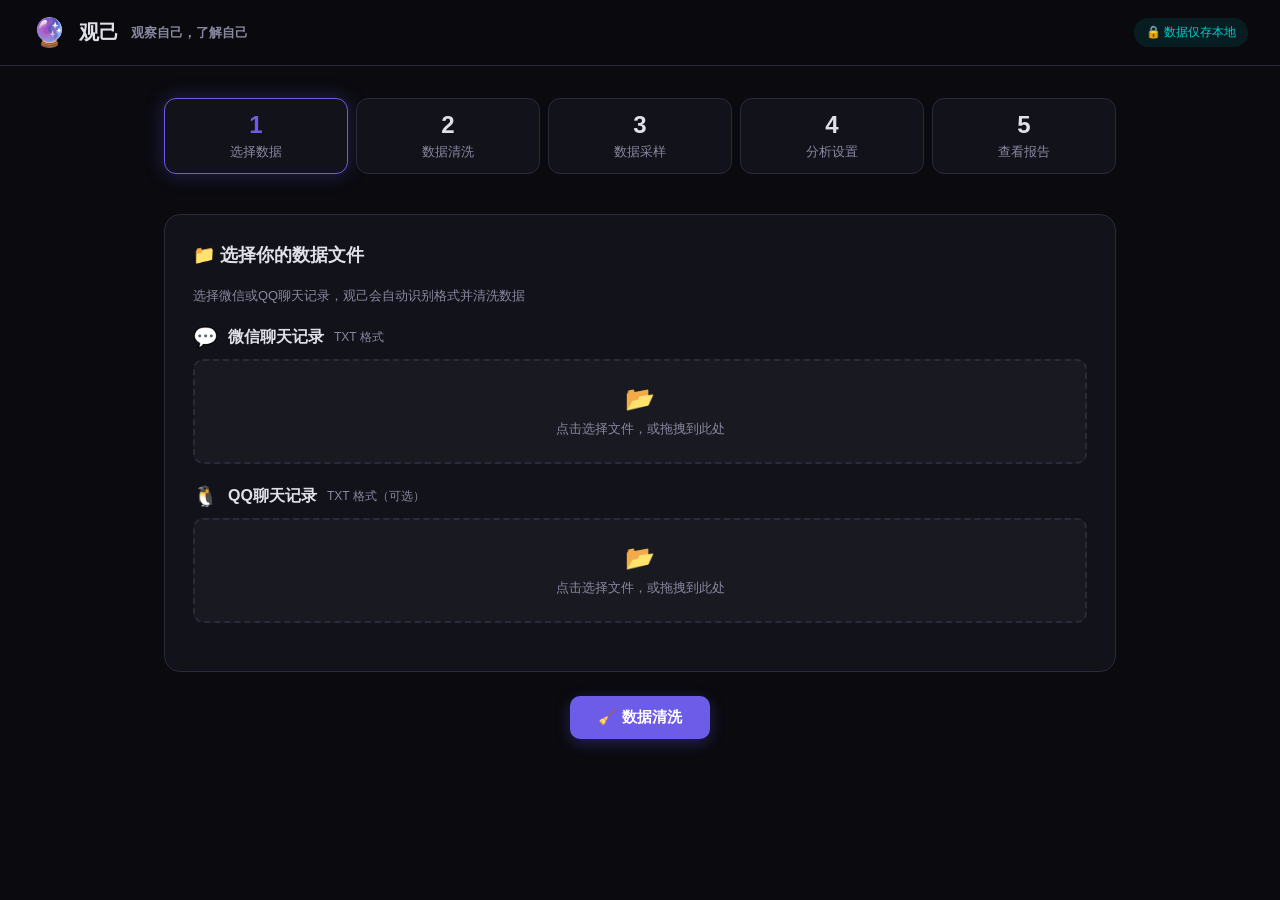
<file: app.html>
<!DOCTYPE html>
<html lang="zh-CN">
<head>
    <meta charset="UTF-8">
    <meta name="viewport" content="width=device-width, initial-scale=1.0">
    <title>观己 - 观察自己</title>
    <style>/* ==================== 全局变量 ==================== */
:root {
    --bg: #0a0a0f;
    --card: #12121a;
    --card-hover: #1a1a25;
    --border: #2a2a3a;
    --text: #e0e0e8;
    --text-dim: #8888a0;
    --accent: #6c5ce7;
    --accent-glow: rgba(108, 92, 231, 0.3);
    --success: #00cec9;
    --warning: #fdcb6e;
    --danger: #ff7675;
}

* { margin: 0; padding: 0; box-sizing: border-box; }

body {
    font-family: -apple-system, BlinkMacSystemFont, "Segoe UI", "PingFang SC", "Microsoft YaHei", sans-serif;
    background: var(--bg);
    color: var(--text);
    min-height: 100vh;
}

/* 导航栏 */
.nav {
    display: flex;
    align-items: center;
    justify-content: space-between;
    padding: 16px 32px;
    border-bottom: 1px solid var(--border);
    background: rgba(10, 10, 15, 0.9);
    backdrop-filter: blur(10px);
    position: sticky;
    top: 0;
    z-index: 100;
}

.nav-brand {
    display: flex;
    align-items: center;
    gap: 12px;
    font-size: 20px;
    font-weight: 700;
}

.nav-brand .icon { font-size: 28px; }

.nav-slogan {
    color: var(--text-dim);
    font-size: 13px;
}

.nav-privacy {
    display: flex;
    align-items: center;
    gap: 6px;
    color: var(--success);
    font-size: 12px;
    background: rgba(0, 206, 201, 0.1);
    padding: 6px 12px;
    border-radius: 20px;
}

/* 主内容 */
.main {
    max-width: 1000px;
    margin: 0 auto;
    padding: 32px 24px;
}

/* 步骤条 */
.steps {
    display: flex;
    gap: 8px;
    margin-bottom: 40px;
}

.step {
    flex: 1;
    text-align: center;
    padding: 12px;
    border-radius: 12px;
    background: var(--card);
    border: 1px solid var(--border);
    transition: all 0.3s;
}

.step.active {
    border-color: var(--accent);
    box-shadow: 0 0 20px var(--accent-glow);
}

.step.done {
    border-color: var(--success);
}

.step-num {
    font-size: 24px;
    font-weight: 700;
    margin-bottom: 4px;
}

.step.active .step-num { color: var(--accent); }
.step.done .step-num { color: var(--success); }

.step-label {
    font-size: 13px;
    color: var(--text-dim);
}

/* 卡片 */
.card {
    background: var(--card);
    border: 1px solid var(--border);
    border-radius: 16px;
    padding: 28px;
    margin-bottom: 24px;
}

.card-title {
    font-size: 18px;
    font-weight: 600;
    margin-bottom: 20px;
    display: flex;
    align-items: center;
    gap: 8px;
}

.card-title-row {
    display: flex;
    justify-content: space-between;
    align-items: center;
    margin-bottom: 20px;
}

.card-title-row .card-title {
    margin-bottom: 0;
}

.btn-sm {
    padding: 8px 16px;
    font-size: 13px;
}

/* 文件上传区域 */
.file-upload-zone {
    border: 2px dashed var(--border);
    border-radius: 10px;
    padding: 24px;
    text-align: center;
    cursor: pointer;
    transition: all 0.3s;
    background: rgba(255,255,255,0.03);
}

.file-upload-zone:hover, .file-upload-zone.drag-over {
    border-color: var(--accent);
    background: rgba(108, 92, 231, 0.05);
}

.upload-icon { font-size: 24px; display: block; margin-bottom: 6px; }
.upload-text { font-size: 13px; color: var(--text-dim); }

/* 内联文件列表 */
.file-list-inline { margin-top: 10px; }

/* 文件数量徽章 */
.file-count-badge {
    display: inline-block;
    padding: 6px 14px;
    background: rgba(108, 92, 231, 0.15);
    border: 1px solid rgba(108, 92, 231, 0.3);
    border-radius: 20px;
    font-size: 13px;
    color: var(--accent);
    cursor: pointer;
    transition: all 0.2s;
}

.file-count-badge:hover {
    background: rgba(108, 92, 231, 0.25);
    border-color: rgba(108, 92, 231, 0.5);
}

/* 按钮 */
.btn {
    padding: 12px 28px;
    border-radius: 10px;
    border: none;
    font-size: 15px;
    font-weight: 600;
    cursor: pointer;
    transition: all 0.3s;
    display: inline-flex;
    align-items: center;
    gap: 8px;
}

.btn-primary {
    background: var(--accent);
    color: white;
    box-shadow: 0 4px 15px var(--accent-glow);
}

.btn-primary:hover {
    transform: translateY(-2px);
    box-shadow: 0 6px 25px var(--accent-glow);
}

.btn-primary:disabled {
    opacity: 0.5;
    cursor: not-allowed;
    transform: none;
}

.btn-secondary {
    background: rgba(255,255,255,0.08);
    color: var(--text);
}

.btn-secondary:hover {
    background: rgba(255,255,255,0.12);
}

/* 按钮行 */
.btn-row {
    display: flex;
    gap: 12px;
    justify-content: center;
    margin-top: 20px;
}

/* 分析设置 */
.settings-grid {
    display: grid;
    grid-template-columns: 1fr 1fr;
    gap: 16px;
}

.form-group { margin-bottom: 16px; }
.form-label {
    display: block;
    font-size: 13px;
    color: var(--text-dim);
    margin-bottom: 6px;
}
.form-input, .form-select {
    width: 100%;
    padding: 10px 14px;
    background: rgba(255,255,255,0.05);
    border: 1px solid var(--border);
    border-radius: 8px;
    color: var(--text);
    font-size: 14px;
    outline: none;
    transition: border-color 0.2s;
}

.form-input:focus, .form-select:focus {
    border-color: var(--accent);
}

.form-select option {
    background: var(--card);
}

/* 进度条 */
.progress-bar {
    width: 100%;
    height: 6px;
    background: rgba(255,255,255,0.08);
    border-radius: 3px;
    overflow: hidden;
    margin: 16px 0;
}

.progress-fill {
    height: 100%;
    background: linear-gradient(90deg, var(--accent), var(--success));
    border-radius: 3px;
    transition: width 0.5s;
}
/* 进度条等待中动画（90%后AI还在思考） */
@keyframes progressPulse {
    0%, 100% { opacity: 1; }
    50% { opacity: 0.5; }
}
.progress-fill.waiting {
    animation: progressPulse 1.5s ease-in-out infinite;
}
@keyframes textPulse {
    0%, 100% { opacity: 1; }
    50% { opacity: 0.6; }
}
.progress-text.waiting {
    animation: textPulse 2s ease-in-out infinite;
}

.progress-text {
    text-align: center;
    font-size: 14px;
    color: var(--text-dim);
}

/* 日志面板 */
.log-panel {
    margin-top: 16px;
    background: rgba(0,0,0,0.4);
    border-radius: 8px;
    padding: 12px 14px;
    max-height: 260px;
    overflow-y: auto;
    font-family: 'Consolas', 'Courier New', monospace;
    font-size: 12px;
    line-height: 1.6;
    color: #8b949e;
    scrollbar-width: thin;
    scrollbar-color: rgba(255,255,255,0.1) transparent;
}

/* Toast */
.toast {
    position: fixed;
    top: 20px;
    right: 20px;
    padding: 12px 20px;
    border-radius: 10px;
    font-size: 14px;
    z-index: 1000;
    transform: translateX(120%);
    transition: transform 0.3s;
}

.toast.show { transform: translateX(0); }
.toast.success { background: var(--success); color: #000; }
.toast.error { background: var(--danger); color: #fff; }
.toast.info { background: var(--accent); color: #fff; }

/* ==================== 预览弹窗 ==================== */
.preview-modal {
    position: fixed;
    top: 0;
    left: 0;
    right: 0;
    bottom: 0;
    background: rgba(0,0,0,0.8);
    z-index: 1000;
    display: flex;
    align-items: center;
    justify-content: center;
    padding: 20px;
}

.preview-modal .preview-content {
    background: #0a0a0f;
    border: 1px solid #2a2a3a;
    border-radius: 16px;
    width: 90%;
    max-width: 900px;
    max-height: 90vh;
    display: flex;
    flex-direction: column;
    overflow: hidden;
    box-shadow: 0 8px 32px rgba(108,92,231,0.15), 0 0 0 1px rgba(108,92,231,0.1);
}

.preview-modal .preview-header {
    padding: 16px 24px;
    background: linear-gradient(135deg, rgba(45,27,105,0.95), rgba(108,92,231,0.9));
    backdrop-filter: blur(10px);
    border-bottom: 1px solid rgba(108,92,231,0.3);
    display: flex;
    justify-content: space-between;
    align-items: center;
    color: #fff;
    font-size: 16px;
    font-weight: 600;
}

.preview-modal .preview-close {
    background: none;
    border: none;
    color: rgba(255,255,255,0.6);
    font-size: 28px;
    cursor: pointer;
    padding: 0 8px;
    transition: color 0.2s;
}

.preview-modal .preview-close:hover { color: #fff; }

.preview-modal .preview-body {
    flex: 1;
    overflow-y: auto;
    padding: 32px 40px;
    background: #0a0a0f;
    line-height: 1.8;
    color: #c0c0c0;
}

/* 预览弹窗内滚动条 */
.preview-modal .preview-body::-webkit-scrollbar { width: 6px; }
.preview-modal .preview-body::-webkit-scrollbar-track { background: transparent; }
.preview-modal .preview-body::-webkit-scrollbar-thumb { background: #3a3a4a; border-radius: 3px; }
.preview-modal .preview-body::-webkit-scrollbar-thumb:hover { background: #6c5ce7; }

.preview-modal .preview-footer {
    padding: 16px 24px;
    border-top: 1px solid #2a2a3a;
    display: flex;
    justify-content: flex-end;
    gap: 12px;
    background: #0a0a0f;
}

/* ==================== 下载卡片 ==================== */
.download-grid {
    display: grid;
    grid-template-columns: repeat(3, 1fr);
    gap: 16px;
    margin-bottom: 24px;
}

.download-card {
    background: var(--card-hover);
    border: 1px solid var(--border);
    border-radius: 12px;
    padding: 20px;
    cursor: pointer;
    transition: all 0.3s;
    text-align: center;
}

.download-card:hover {
    border-color: var(--accent);
    transform: translateY(-2px);
    box-shadow: 0 4px 15px var(--accent-glow);
}

.download-card .download-icon { font-size: 32px; margin-bottom: 8px; }
.download-card .download-title { font-size: 14px; font-weight: 600; margin-bottom: 4px; }
.download-card .download-desc { font-size: 11px; color: var(--text-dim); }

/* 响应式 */
@media (max-width: 768px) {
    /* 导航栏 */
    .nav {
        padding: 10px 14px;
        flex-wrap: wrap;
        gap: 6px;
    }
    .nav-brand {
        font-size: 17px;
        gap: 8px;
    }
    .nav-brand .icon { font-size: 22px; }
    .nav-slogan { display: none; }
    .nav-privacy {
        font-size: 11px;
        padding: 4px 10px;
    }

    /* 主内容 */
    .main { padding: 14px 12px; }

    /* 步骤条 */
    .steps {
        flex-direction: column;
        gap: 6px;
        margin-bottom: 24px;
    }
    .step {
        display: flex;
        align-items: center;
        gap: 10px;
        padding: 10px 14px;
        text-align: left;
    }
    .step-num { margin-bottom: 0; font-size: 20px; }
    .step-label { font-size: 12px; }

    /* 卡片 */
    .card {
        padding: 18px 14px;
        border-radius: 12px;
        margin-bottom: 16px;
    }
    .card-title {
        font-size: 16px;
        margin-bottom: 14px;
    }
    .card-title-row {
        flex-wrap: wrap;
        gap: 8px;
    }

    /* 设置表单 */
    .settings-grid { grid-template-columns: 1fr; gap: 10px; }
    .form-input, .form-select {
        font-size: 16px; /* 防止iOS自动缩放 */
        padding: 10px 12px;
    }

    /* 按钮 */
    .btn {
        padding: 10px 20px;
        font-size: 14px;
    }
    .btn-row {
        flex-wrap: wrap;
        gap: 8px;
    }
    .btn-row .btn { flex: 1; min-width: 120px; justify-content: center; }

    /* 下载卡片 */
    .download-grid { grid-template-columns: 1fr; gap: 10px; }
    .download-card {
        padding: 16px;
        display: flex;
        align-items: center;
        gap: 14px;
        text-align: left;
    }
    .download-card .download-icon { font-size: 28px; margin-bottom: 0; }
    .download-card .download-title { font-size: 14px; }
    .download-card .download-desc { font-size: 11px; }

    /* 文件上传 */
    .file-upload-zone { padding: 18px 14px; }
    .file-count-badge { font-size: 12px; padding: 4px 10px; }

    /* 进度 */
    .progress-text { font-size: 13px; }
    .log-panel {
        max-height: 180px;
        font-size: 11px;
        padding: 10px 12px;
    }

    /* Toast */
    .toast {
        top: auto;
        bottom: 20px;
        right: 12px;
        left: 12px;
        text-align: center;
        font-size: 13px;
        padding: 10px 16px;
    }

    /* 预览弹窗 */
    .preview-modal { padding: 0; }
    .preview-modal .preview-content {
        width: 100%;
        height: 100%;
        max-width: none;
        max-height: none;
        border-radius: 0;
    }
    .preview-modal .preview-header {
        padding: 12px 16px;
        font-size: 15px;
    }
    .preview-modal .preview-body {
        padding: 18px 16px;
    }
    .preview-modal .preview-footer {
        padding: 12px 16px;
        flex-wrap: wrap;
    }
    .preview-modal .preview-footer .btn {
        flex: 1;
        min-width: 0;
    }
}

/* 数据可视化窗口的移动端适配（通过内联style注入） */
@media (max-width: 480px) {
    .nav-brand { font-size: 15px; gap: 6px; }
    .nav-brand .icon { font-size: 20px; }
    .card { padding: 14px 12px; }
    .card-title { font-size: 15px; }
}

</style>
	<script>// ==================== DataCleaner ====================
// 与Python版 chat_parser.py DataCleaner 完全对齐
class DataCleaner {
    constructor() {
        // 用户别名配置：这些名字出现时 = "我"（解决聊天记录用真名代替"我"的情况）
        // 可通过 setSelfNames() 动态更新
        this._selfNames = new Set(['我']);

        // 媒体标记列表
        this.MEDIA_MARKERS = new Set([
            '[图片]', '[语音]', '[语音通话]', '[视频通话]', '[视频]', '[文件]',
            '[位置]', '[红包]', '[名片]', '[视频号]', '[小程序]', '[群公告]',
            '[转账]', '[拍一拍]', '[链接]', '[表情]', '[动画表情]',
            '[聊天记录]', '[引用]', '[回复]', '[礼物]', '[分享]', '[文件/链接]',
            '[合并转发]',
        ]);
        // 加密消息标记
        this.ENCRYPTED_MARKERS = new Set(['[加密消息]', '[解析失败]', '[消息已撤回]']);
        // 系统/状态消息（精确匹配）
        this.SYSTEM_STATUS_MESSAGES = new Set([
            '视频通话未接听', '语音通话未接听', '已在其他设备处理',
            '已转其他设备通话', '请求添加你为好友', '通话已结束',
            '通话时长', '已取消', '对方已拒绝', '对方忙碌中',
            '对方无应答', '通话中', '正在通话中',
        ]);
        // 系统消息关键词（包含匹配——消息中含这些词则视为系统消息）
        this.SYSTEM_KEYWORDS = [
            '位置共享已经结束', '位置共享已结束',
            '你已添加了', '以上是打招呼的消息',
            '撤回了一条消息',
        ];
        // 系统消息前缀
        this.SYSTEM_PREFIXES = ['---', '===', '***'];
        // 撤回消息关键词（短行内含撤回关键词 = 系统消息）
        this.RECALL_KEYWORDS = ['撤回了一条消息'];
        // 机器人/客服标识
        this.BOT_IDENTIFIERS = ['@openim', '@kefu', 'openim', 'kefu'];
        // 系统对话名称（文件传输助手、文件助手等，不是真实对话）
        this.SYSTEM_CONVERSATION_NAMES = ['文件传输助手', '文件助手', '文件传输', '微信团队', '系统消息', 'System Messages', '我的电脑', '我的手机', 'My Computer', 'My Phone'];
        
        this.stats = {
            messages_filtered_media: 0,
            messages_filtered_system: 0,
            messages_filtered_encrypted: 0,
            messages_filtered_empty: 0,
            messages_filtered_unknown_media: 0,
            conversations_filtered_blacklist: 0,
            conversations_filtered_bot: 0,
            conversations_filtered_no_valid: 0,
            blacklist_names: [],
        };
    }
    
    // 判断消息是否有效（与Python版 is_valid_message 对齐）
    is_valid_message(content) {
        if (!content || !content.trim()) {
            this.stats.messages_filtered_empty++;
            return false;
        }
        content = content.trim();
        
        // 加密消息
        if (this.ENCRYPTED_MARKERS.has(content)) {
            this.stats.messages_filtered_encrypted++;
            return false;
        }
        // 系统/状态消息（精确匹配）
        if (this.SYSTEM_STATUS_MESSAGES.has(content)) {
            this.stats.messages_filtered_system++;
            return false;
        }
        // 系统消息关键词（包含匹配——短消息中含系统关键词则过滤）
        if (content.length < 60) {
            for (const kw of this.SYSTEM_KEYWORDS) {
                if (content.includes(kw)) {
                    this.stats.messages_filtered_system++;
                    return false;
                }
            }
        }
        // 未知媒体类型 [类型XXX]
        if (/^\[(?:类型|媒体类型)\d+\]$/.test(content)) {
            this.stats.messages_filtered_unknown_media++;
            return false;
        }
        // 带时长/大小的媒体标记，如 [语音15″] [语音1'30″] [视频2'15″] 等
        // Unicode引号全覆盖：′(U+2032) '(U+0027) ″(U+2033) "(U+0022)
        if (/^\[(?:语音|视频)\d+['\u2032]?\d*["\u2033]?\]$/.test(content)) {
            this.stats.messages_filtered_media++;
            return false;
        }
        // 检查是否全由[xxx]标记组成（可能多个标记混合）
        const parts = content.split(/\s+/);
        if (parts.every(p =>
            this.MEDIA_MARKERS.has(p) || /^\[(?:类型|媒体类型)\d+\]$/.test(p) || /^\[(?:语音|视频)\d+['\u2032]?\d*["\u2033]?\]$/.test(p)
        )) {
            this.stats.messages_filtered_media++;
            return false;
        }
        // 单个媒体标记（与Python版对齐的冗余检查）
        if (this.MEDIA_MARKERS.has(content)) {
            this.stats.messages_filtered_media++;
            return false;
        }
        return true;
    }
    
    // 判断是否为系统消息行
    is_system_message(line) {
        line = line.trim();
        for (const prefix of this.SYSTEM_PREFIXES) {
            if (line.startsWith(prefix)) {
                this.stats.messages_filtered_system++;
                return true;
            }
        }
        // 撤回消息（短行内含撤回关键词 = 系统消息）
        if (line.length < 40) {
            for (const kw of this.RECALL_KEYWORDS) {
                if (line.includes(kw)) {
                    this.stats.messages_filtered_system++;
                    return true;
                }
            }
        }
        return false;
    }
    
    // 判断对话是否为机器人/客服（不再按关键词过滤，借贷/中介对话同样有价值）
    is_blacklisted_conversation(chatName, filename = '') {
        const checkText = `${chatName} ${filename}`.toLowerCase();
        // 机器人/客服标识
        for (const id of this.BOT_IDENTIFIERS) {
            if (checkText.includes(id.toLowerCase())) {
                this.stats.conversations_filtered_bot++;
                this.stats.blacklist_names.push(chatName);
                return true;
            }
        }
        // 系统对话名称（文件传输助手、文件助手等）
        for (const name of this.SYSTEM_CONVERSATION_NAMES) {
            if (chatName.includes(name)) {
                this.stats.conversations_filtered_blacklist++;
                this.stats.blacklist_names.push(chatName);
                return true;
            }
        }
        return false;
    }
    
    getStats() {
        return { ...this.stats };
    }

    // 设置"我"的别名列表（如 ["我","春艳","翁宗艳"]）
    setSelfNames(names) {
        if (!names || !names.length) return;
        // 追加而非替换，确保"我"始终在列表中
        for (const n of names.map(n => n.trim()).filter(Boolean)) {
            this._selfNames.add(n);
        }
    }

    // 判断发送者名字是否属于"我"（包括别名）
    isSelfSender(senderName) {
        return this._selfNames.has(senderName);
    }
}
window.DataCleaner = DataCleaner;

// ==================== ChatParser ====================
// 与Python版 WechatParser + QQParser 对齐
class ChatParser {
    constructor(cleaner) {
        this.cleaner = cleaner || new DataCleaner();
    }

    // 判断发送者是否为"我"（支持别名配置）
    _isMe(senderName) {
        return this.cleaner.isSelfSender(senderName);
    }
    
    // 从文件名提取聊天对象名（与Python版对齐）
    _extractChatName(filename) {
        let namePart = filename.replace(/\.(txt|json|csv|md)$/i, '');
        if (namePart.includes('_')) {
            // 取最后一个下划线前的部分作为名称（Python: namePart.rsplit('_', 1)[0]）
            const lastIdx = namePart.lastIndexOf('_');
            namePart = namePart.substring(0, lastIdx);
        }
        // 文件名中的下划线在聊天内容中可能是空格，统一替换
        return namePart.replace(/_/g, ' ');
    }
    
    // 解析微信JSON文件（与Python版 parse_cleaned_json 对齐）
    parseWechatJson(text, filename) {
        const chatName = this._extractChatName(filename);
        let data;
        try {
            data = JSON.parse(text);
        } catch(e) {
            return null;
        }
        
        const friendName = data.friend_name || chatName;
        const wxid = data.wxid || '';
        const isGroup = wxid.includes('@chatroom');
        
        const messages = [];
        for (const msgData of (data.messages || [])) {
            const msgType = msgData.type || 'message';
            if (msgType === 'system' || msgType !== 'message') continue;
            
            const content = (msgData.content || '').trim();
            if (!this.cleaner.is_valid_message(content)) continue;
            
            const isMe = !!msgData.is_me;
            const senderName = isMe ? '我' : (msgData.sender || friendName);
            const timestamp = this._parseTimestamp(msgData.time);
            
            messages.push({
                source: 'wechat',
                sender: isMe ? 'me' : 'other',
                sender_name: senderName,
                content: content,
                timestamp: timestamp,
                chat_with: friendName,
                chat_type: isGroup ? 'group' : 'private',
                is_me: isMe
            });
        }
        
        return { chat_with: friendName, messages, source: 'wechat', chat_type: isGroup ? 'group' : 'private' };
    }
    
    // 解析微信TXT文件（与Python版 parse_txt 对齐）
    parseWechatTxt(text, filename) {
        const chatName = this._extractChatName(filename);
        const lines = text.split('\n');
        const messages = [];
        let currentMsg = null;
        
        for (const rawLine of lines) {
            const line = rawLine.replace(/\r$/, '');
            if (!line.trim()) continue;
            
            // 跳过文件头
            if (line.startsWith('#') || line.startsWith('===')) continue;
            
            // 系统消息行
            if (this.cleaner.is_system_message(line)) {
                if (currentMsg && this.cleaner.is_valid_message(currentMsg.content)) {
                    messages.push(currentMsg);
                }
                currentMsg = null;
                continue;
            }
            // 带[时间戳]的 --- xxx --- 系统消息
            if (/^\[\d{4}-\d{2}-\d{2}\s+\d{2}:\d{2}:\d{2}\]\s+---/.test(line)) {
                if (currentMsg && this.cleaner.is_valid_message(currentMsg.content)) {
                    messages.push(currentMsg);
                }
                this.cleaner.stats.messages_filtered_system++;
                currentMsg = null;
                continue;
            }
            
            // 格式2：[YYYY-MM-DD HH:MM:SS] 发送者: 内容
            const matchNew = line.match(/^\[(\d{4}-\d{2}-\d{2}\s+\d{2}:\d{2}:\d{2})\]\s+(.+?)[:：]\s*(.*)/);
            if (matchNew) {
                if (currentMsg && this.cleaner.is_valid_message(currentMsg.content)) {
                    messages.push(currentMsg);
                }
                const senderName = matchNew[2].trim();
                const isMe = this._isMe(senderName);
                currentMsg = {
                    source: 'wechat', sender: isMe ? 'me' : 'other',
                    sender_name: senderName, content: matchNew[3].trim(),
                    timestamp: this._parseTimestamp(matchNew[1]),
                    chat_with: chatName, chat_type: 'private', is_me: isMe
                };
                continue;
            }
            
            // 格式3：[YYYY-MM-DD HH:MM:SS] 发送者 [媒体类型]（无冒号）
            const matchMedia = line.match(/^\[(\d{4}-\d{2}-\d{2}\s+\d{2}:\d{2}:\d{2})\]\s+(.+)\s+(\[[^\]]+\])\s*$/);
            if (matchMedia) {
                if (currentMsg && this.cleaner.is_valid_message(currentMsg.content)) {
                    messages.push(currentMsg);
                }
                const senderName = matchMedia[2].trim();
                const mediaTag = matchMedia[3].trim();
                const isMe = this._isMe(senderName);
                currentMsg = {
                    source: 'wechat', sender: isMe ? 'me' : 'other',
                    sender_name: senderName, content: mediaTag,
                    timestamp: this._parseTimestamp(matchMedia[1]),
                    chat_with: chatName, chat_type: 'private', is_me: isMe
                };
                continue;
            }
            
            // 格式1：YYYY-MM-DD HH:MM:SS 发送者（旧格式，内容在后续行）
            const matchOld = line.match(/^(\d{4}-\d{2}-\d{2}\s+\d{2}:\d{2}:\d{2})\s+(.+)/);
            if (matchOld) {
                if (currentMsg && this.cleaner.is_valid_message(currentMsg.content)) {
                    messages.push(currentMsg);
                }
                const senderName = matchOld[2].trim();
                const isMe = this._isMe(senderName);
                currentMsg = {
                    source: 'wechat', sender: isMe ? 'me' : 'other',
                    sender_name: senderName, content: '',
                    timestamp: this._parseTimestamp(matchOld[1]),
                    chat_with: chatName, chat_type: 'private', is_me: isMe
                };
                continue;
            }
            
            // 续行内容
            // 检查续行是否为纯系统分隔线（---, ===, ***），避免将含关键字的对话内容误判
            if (/^\s*(---|===|\*\*\*)\s*$/.test(line)) {
                if (currentMsg && this.cleaner.is_valid_message(currentMsg.content)) {
                    messages.push(currentMsg);
                }
                currentMsg = null;
                continue;
            }
            // 带[时间戳]的 --- xxx --- 系统消息
            if (/^\[\d{4}-\d{2}-\d{2}\s+\d{2}:\d{2}:\d{2}\]\s+---/.test(line)) {
                if (currentMsg && this.cleaner.is_valid_message(currentMsg.content)) {
                    messages.push(currentMsg);
                }
                this.cleaner.stats.messages_filtered_system++;
                currentMsg = null;
                continue;
            }
            if (currentMsg) {
                currentMsg.content = currentMsg.content ? currentMsg.content + '\n' + line : line;
            }
        }
        
        // 保存最后一条
        if (currentMsg && this.cleaner.is_valid_message(currentMsg.content)) {
            messages.push(currentMsg);
        }
        
        return { chat_with: chatName, messages, source: 'wechat', chat_type: 'private' };
    }
    
    // 解析QQ TXT文件（与Python版 QQParser.parse_txt 对齐）
    parseQQTxt(text, filename) {
        const chatName = this._extractChatName(filename);
        const lines = text.split('\n');
        const messages = [];
        let currentMsg = null;
        
        for (const rawLine of lines) {
            const line = rawLine.replace(/\r$/, '');
            if (!line.trim()) continue;
            
            // 跳过文件头
            if (line.startsWith('#') || line.startsWith('===')) continue;
            
            // 格式1：[YYYY-MM-DD HH:MM:SS] 发送者: 内容
            const matchNew = line.match(/^\[(\d{4}-\d{2}-\d{2}\s+\d{2}:\d{2}:\d{2})\]\s+(.+?)[:：]\s*(.*)/);
            if (matchNew) {
                if (currentMsg && this.cleaner.is_valid_message(currentMsg.content)) {
                    messages.push(currentMsg);
                }
                const senderInfo = matchNew[2].trim();
                const { senderName } = this._parseQQSender(senderInfo);
                const isMe = this._isMe(senderName);
                currentMsg = {
                    source: 'qq', sender: isMe ? 'me' : 'other',
                    sender_name: senderName, content: matchNew[3].trim(),
                    timestamp: this._parseTimestamp(matchNew[1]),
                    chat_with: chatName, chat_type: 'private', is_me: isMe
                };
                continue;
            }
            
            // 格式3：[YYYY-MM-DD HH:MM:SS] 发送者 [媒体类型]（无冒号）
            const matchMedia = line.match(/^\[(\d{4}-\d{2}-\d{2}\s+\d{2}:\d{2}:\d{2})\]\s+(.+)\s+(\[[^\]]+\])\s*$/);
            if (matchMedia) {
                if (currentMsg && this.cleaner.is_valid_message(currentMsg.content)) {
                    messages.push(currentMsg);
                }
                const senderInfo = matchMedia[2].trim();
                const { senderName } = this._parseQQSender(senderInfo);
                const isMe = this._isMe(senderName);
                currentMsg = {
                    source: 'qq', sender: isMe ? 'me' : 'other',
                    sender_name: senderName, content: matchMedia[3].trim(),
                    timestamp: this._parseTimestamp(matchMedia[1]),
                    chat_with: chatName, chat_type: 'private', is_me: isMe
                };
                continue;
            }
            
            // 格式2：YYYY-MM-DD HH:MM:SS 昵称(QQ号)
            const matchOld = line.match(/^(\d{4}-\d{2}-\d{2}\s+\d{2}:\d{2}:\d{2})\s+(.+?)(?:\((\d+)\))?\s*$/);
            if (matchOld) {
                if (currentMsg && this.cleaner.is_valid_message(currentMsg.content)) {
                    messages.push(currentMsg);
                }
                const senderName = matchOld[2].trim();
                const isMe = this._isMe(senderName);
                currentMsg = {
                    source: 'qq', sender: isMe ? 'me' : 'other',
                    sender_name: senderName, content: '',
                    timestamp: this._parseTimestamp(matchOld[1]),
                    chat_with: chatName, chat_type: 'private', is_me: isMe
                };
                continue;
            }
            
            // 续行
            // 检查续行是否为纯系统分隔线（---, ===, ***），避免将含关键字的对话内容误判
            if (/^\s*(---|===|\*\*\*)\s*$/.test(line)) {
                if (currentMsg && this.cleaner.is_valid_message(currentMsg.content)) {
                    messages.push(currentMsg);
                }
                currentMsg = null;
                continue;
            }
            // 带[时间戳]的 --- xxx --- 系统消息
            if (/^\[\d{4}-\d{2}-\d{2}\s+\d{2}:\d{2}:\d{2}\]\s+---/.test(line)) {
                if (currentMsg && this.cleaner.is_valid_message(currentMsg.content)) {
                    messages.push(currentMsg);
                }
                this.cleaner.stats.messages_filtered_system++;
                currentMsg = null;
                continue;
            }
            if (currentMsg) {
                currentMsg.content = currentMsg.content ? currentMsg.content + '\n' + line : line;
            }
        }
        
        if (currentMsg && this.cleaner.is_valid_message(currentMsg.content)) {
            messages.push(currentMsg);
        }
        
        return { chat_with: chatName, messages, source: 'qq', chat_type: 'private' };
    }
    
    // 解析QQ发送者信息
    _parseQQSender(senderInfo) {
        // 格式: 昵称(QQ号) 或 QQ123456 或 纯昵称
        const match = senderInfo.match(/^(.+?)\((\d+)\)$/);
        if (match) {
            return { senderName: match[1].trim() };
        }
        return { senderName: senderInfo };
    }
    
    // 解析时间戳（增强版：支持多种格式）
    _parseTimestamp(tsStr) {
        if (!tsStr) return null;
        try {
            // 方法1：直接解析（支持 ISO 8601 和常见格式）
            const normalized = tsStr.replace(/\//g, '-').replace(/年/g, '-').replace(/月/g, '-').replace(/日/g, '').trim();
            const d = new Date(normalized);
            if (!isNaN(d.getTime())) return d.getTime();
            
            // 方法2：解析中文格式 "YYYY年MM月DD日 HH:mm:ss"
            const chineseMatch = tsStr.match(/(\d{4})年(\d{1,2})月(\d{1,2})日\s+(\d{1,2}):(\d{1,2}):(\d{1,2})/);
            if (chineseMatch) {
                const d2 = new Date(parseInt(chineseMatch[1]), parseInt(chineseMatch[2])-1, parseInt(chineseMatch[3]),
                              parseInt(chineseMatch[4]), parseInt(chineseMatch[5]), parseInt(chineseMatch[6]));
                if (!isNaN(d2.getTime())) return d2.getTime();
            }
            
            // 方法3：解析 "YYYYMMDD HHmmss" 格式
            const compactMatch = tsStr.match(/^(\d{4})(\d{2})(\d{2})\s+(\d{2})(\d{2})(\d{2})/);
            if (compactMatch) {
                const d3 = new Date(parseInt(compactMatch[1]), parseInt(compactMatch[2])-1, parseInt(compactMatch[3]),
                              parseInt(compactMatch[4]), parseInt(compactMatch[5]), parseInt(compactMatch[6]));
                if (!isNaN(d3.getTime())) return d3.getTime();
            }
            
            // 方法4：Unix时间戳（秒或毫秒）
            const ts = parseInt(tsStr);
            if (!isNaN(ts)) {
                return ts > 1e12 ? ts : ts * 1000;
            }
        } catch(e) {
            console.warn('时间戳解析异常', e);
        }
    }


}

// ==================== AIClient ====================
class AIClient {
    constructor() {
        this.config = null;
        this.model = 'deepseek-v4-flash';
        this.url = 'https://api.deepseek.com/chat/completions';
    }

    configure(config) {
        this.config = config;
        // 兼容两种属性命名：config.url（OpenAI风格）和 config.apiUrl（观己表单风格）
        const url = config.url || config.apiUrl || '';
        if (url) this.url = url;
        const model = config.model || config.apiModel || '';
        if (model) this.model = model;
        // 确定API格式：优先显式传入，兜底用URL检测
        if (config.apiFormat) {
            this.apiFormat = config.apiFormat;
        } else if (this.url && this.url.includes('generativelanguage.googleapis.com')) {
            this.apiFormat = 'gemini';
        } else {
            this.apiFormat = '';
        }
    }

    // 清理无效Unicode字符（孤立代理对等），防止JSON序列化失败
    _sanitizeText(text) {
        if (typeof text !== 'string') return String(text || '');
        // 移除孤立的高代理(D800-DBFF)和低代理(DC00-DFFF)字符
        return text.replace(/[\ud800-\udbff](?![\udc00-\udfff])|(?<![\ud800-\udbff])[\udc00-\udfff]/g, '')
                   .replace(/[\x00-\x08\x0b\x0c\x0e-\x1f]/g, ''); // 控制字符
    }

    async chat(messages, options = {}) {
        if (!this.config || !this.config.apiKey) throw new Error('请先配置API Key');
        if (!this.url) throw new Error('API地址未配置，请在设置页填写API地址，或点击常用配置参考中的模型按钮');
        const { temperature, maxTokens = 8000, model = this.model } = options;
        
        // 清理所有消息内容中的无效Unicode
        const cleanMessages = messages.map(m => ({
            ...m,
            content: this._sanitizeText(m.content)
        }));

        // 重试逻辑：最多3次，间隔递增（2s/4s/8s）
        const maxRetries = 3;
        const timeoutMs = 300000; // 5分钟超时（免费API响应可能很慢）
        for (let attempt = 1; attempt <= maxRetries; attempt++) {
            const controller = new AbortController();
            const timeoutId = setTimeout(() => controller.abort(), timeoutMs);
            try {
                // 判断API格式（优先用显式格式标记，兜底URL检测）
                const isGemini = this.apiFormat === 'gemini' || (this.url && this.url.includes('generativelanguage.googleapis.com'));
                let fetchUrl = this.url;
                let headers = { 'Content-Type': 'application/json' };
                let requestBody;

                if (isGemini) {
                    // === Gemini API 格式 ===
                    // 转换 messages → contents 格式，合并连续相同role（Gemini要求严格交替）
                    const contents = [];
                    for (const m of cleanMessages) {
                        const role = m.role === 'assistant' ? 'model' : 'user';
                        const last = contents[contents.length - 1];
                        if (last && last.role === role) {
                            last.parts[0].text += '\n\n' + m.content;
                        } else {
                            contents.push({ role, parts: [{ text: m.content }] });
                        }
                    }
                    requestBody = {
                        contents,
                        generationConfig: { maxOutputTokens: maxTokens }
                    };
                    if (temperature !== undefined) requestBody.generationConfig.temperature = temperature;
                    // Gemini Auth: key 拼在 URL 里，不带 Authorization 头
                    const sep = fetchUrl.includes('?') ? '&' : '?';
                    fetchUrl += `${sep}key=${encodeURIComponent(this.config.apiKey)}`;
                } else {
                    // === OpenAI 兼容格式（现有逻辑） ===
                    requestBody = {
                        model,
                        messages: cleanMessages,
                        max_tokens: maxTokens
                    };
                    if (temperature !== undefined) requestBody.temperature = temperature;
                    headers['Authorization'] = `Bearer ${this.config.apiKey}`;
                }

                const response = await fetch(fetchUrl, {
                    method: 'POST',
                    headers,
                    body: JSON.stringify(requestBody),
                    signal: controller.signal
                });

                if (!response.ok) {
                    const errorText = await response.text();
                    if ((response.status === 429 || response.status >= 500) && attempt < maxRetries) {
                        const waitMs = response.status === 429 ? (10000 + attempt * 10000) : Math.pow(2, attempt) * 1000;
                        const retryLabel = response.status === 429 ? `API限流(429)` : `API ${response.status}`;
                        console.warn(`${retryLabel}，${waitMs/1000}s后重试(${attempt}/${maxRetries})...`);
                        await new Promise(r => setTimeout(r, waitMs));
                        continue;
                    }
                    throw new Error(`API调用失败: ${response.status} - ${errorText}`);
                }

                const data = await response.json();
                if (isGemini) {
                    // 解析 Gemini 响应格式
                    const candidate = (data.candidates || [])[0];
                    const text = candidate && candidate.content && candidate.content.parts ? candidate.content.parts[0].text : '';
                    if (text) return text;
                } else {
                    // 解析 OpenAI 兼容响应格式
                    if (data.choices && data.choices[0] && data.choices[0].message) {
                        return data.choices[0].message.content;
                    }
                }
                throw new Error('AI响应格式异常');
            } catch (error) {
                // 网络错误或超时 → 重试
                const isRetryable = error.message === 'Failed to fetch' || error.name === 'AbortError';
                if (isRetryable && attempt < maxRetries) {
                    const waitMs = Math.pow(2, attempt) * 1000;
                    const errLabel = error.name === 'AbortError' ? '请求超时（5分钟无响应）' : '网络错误';
                    console.warn(`${errLabel}，${waitMs/1000}s后重试(${attempt}/${maxRetries})...`);
                    await new Promise(r => setTimeout(r, waitMs));
                    continue;
                }
                // 给出更友好的错误提示
                if (error.name === 'AbortError') {
                    throw new Error('API请求超时（5分钟无响应）。可能原因：①API余额不足 ②网络不稳定 ③prompt过长。建议切换到GLM-4-Flash（免费）重试。');
                }
                throw error;
            } finally {
                clearTimeout(timeoutId);
            }
        }
    }



}

// ==================== 全局时间戳规范化 ====================
function normalizeTs(ts) {
    if (!ts) return '';
    if (typeof ts === 'number') {
        const d = new Date(ts);
        return d.getFullYear() + '-' + String(d.getMonth()+1).padStart(2,'0') + '-' + String(d.getDate()).padStart(2,'0') + ' ' + String(d.getHours()).padStart(2,'0') + ':' + String(d.getMinutes()).padStart(2,'0') + ':' + String(d.getSeconds()).padStart(2,'0');
    }
    return String(ts);
}

// ==================== 硬事实提取（对齐Python版 pre_extract_structured_data） ====================
function preExtractStructuredData(messages) {
    const total = messages.length;
    const isMe = m => m.sender === 'me' || m.sender === 'self' || m.is_me;
    const myMsgs = messages.filter(isMe);
    
    // 时间分布
    const yearCounts = {};
    for (const m of messages) {
        const ts = normalizeTs(m.timestamp);
        if (ts && ts.length >= 7) {
            yearCounts[ts.substring(0, 4)] = (yearCounts[ts.substring(0, 4)] || 0) + 1;
        }
    }
    
    // 时间范围
    const timestamps = messages.map(m => normalizeTs(m.timestamp)).filter(t => t).sort();
    const timeRange = timestamps.length > 0 
        ? [timestamps[0].substring(0, 10), timestamps[timestamps.length - 1].substring(0, 10)]
        : ['', ''];
    
    // 情绪晴雨表：按月统计正面/负面情绪词（仅用于可视化图表，不喂给AI）
    const emotionMonthCounts = {};
    const POSITIVE_EMOTIONS = /太.{0,2}(开心|高兴|快乐|激动|兴奋|爽|嗨|感动|幸福)|好[爽嗨开心感动幸福]|开心死|高兴死|爽死/;
    const NEGATIVE_EMOTIONS = /太.{0,2}(难过|伤心|委屈|生气|愤怒|郁闷|焦虑|烦躁|崩溃|无语|无奈|失望|绝望|害怕|恐惧|恶心|烦|累|困|孤独|寂寞|迷茫|窒息|抓狂|发疯|疯了)|好[烦气累困难过崩溃绝望害怕]|受不了|扛不住|想哭|哭了|气死|烦死/;
    
    for (const m of messages) {
        const text = (m.text || m.content || '').toString();
        if (!text) continue;
        const ts = normalizeTs(m.timestamp);
        if (!ts || ts.length < 7) continue;
        const ym = ts.substring(0, 7);
        if (!emotionMonthCounts[ym]) emotionMonthCounts[ym] = { positive: 0, negative: 0 };
        if (POSITIVE_EMOTIONS.test(text)) emotionMonthCounts[ym].positive++;
        if (NEGATIVE_EMOTIONS.test(text)) emotionMonthCounts[ym].negative++;
    }
    
    // 聊天对象数
    const chatNames = new Set();
    for (const m of messages) {
        if (m.chat_with) chatNames.add(m.chat_with);
    }
    
    return {
        total_messages: total,
        my_messages: myMsgs.length,
        time_range: timeRange,
        year_distribution: Object.fromEntries(Object.entries(yearCounts).sort()),
        emotion_months: Object.fromEntries(Object.entries(emotionMonthCounts).sort()),
        chat_count: chatNames.size,
    };
}




// ==================== 方向验证采样检查 ====================

// ==================== 数据准备（好友过滤 + 经历维度采样） ====================
function prepareJourneyData(messages, SAFE_CHARS, forcedNames) {
    const forced = forcedNames || (typeof forcedFriendNames !== 'undefined' ? forcedFriendNames : new Set());
    // 好友过滤（Top200 + 时间跨度>6个月 + 强制保留）
    const friendStats = new Map();
    for (const m of messages) {
        const cw = m.chat_with || '未知';
        if (!friendStats.has(cw)) friendStats.set(cw, { msgs: [], minTs: Infinity, maxTs: 0, tsSuccess: 0, tsFail: 0 });
        const stat = friendStats.get(cw);
        stat.msgs.push(m);
        const ts = m.timestamp ? (typeof m.timestamp === 'number' ? m.timestamp : new Date(m.timestamp).getTime()) : 0;
        if (ts > 0) { if (ts < stat.minTs) stat.minTs = ts; if (ts > stat.maxTs) stat.maxTs = ts; stat.tsSuccess++; }
        else stat.tsFail++;
    }

    const SIX_MONTH_MS = 180 * 24 * 3600 * 1000;
    const TOP_FRIEND_COUNT = 200;
    const sortedFriends = [...friendStats.entries()].sort((a, b) => b[1].msgs.length - a[1].msgs.length);
    const keptFriends = new Set();
    for (let i = 0; i < sortedFriends.length; i++) {
        const [cw, stat] = sortedFriends[i];
        if (stat.tsSuccess === 0 && stat.tsFail > 0) { keptFriends.add(cw); continue; }
        if (forced.has(cw)) { keptFriends.add(cw); continue; }
        if (i < TOP_FRIEND_COUNT) { keptFriends.add(cw); continue; }
        if (stat.maxTs - stat.minTs > SIX_MONTH_MS) keptFriends.add(cw);
    }
    const filteredMsgs = messages.filter(m => keptFriends.has(m.chat_with || '未知'));
    console.log(`[数据准备] 总消息=${messages.length}, 过滤后=${filteredMsgs.length}`);

    return _prepareJourneyData(filteredMsgs, SAFE_CHARS);
}

// ========== 经历：按字符数比例分配预算 + 好友加权 + 均匀块采样 ==========
function _prepareJourneyData(filteredMsgs, SAFE_CHARS) {
    // 第一步：按月份分组（预算分配仍按月）
    const monthMap = new Map();
    for (const m of filteredMsgs) {
        const ts = m.timestamp ? (typeof m.timestamp === 'number' ? m.timestamp : new Date(m.timestamp).getTime()) : 0;
        if (ts <= 0) continue;
        const dt = new Date(ts);
        const key = dt.getFullYear() + '-' + String(dt.getMonth()+1).padStart(2,'0');
        if (!monthMap.has(key)) monthMap.set(key, []);
        monthMap.get(key).push(m);
    }
    const sortedMonths = [...monthMap.keys()].sort();
    if (sortedMonths.length === 0) return '';

    // 第二步：按各月消息字符数比例分配字符预算（保底500字/月）
    const MIN_PER_MONTH = 500;
    // 先算每个月的总字符数，同时存下每个好友每月的字符数和消息条数
    const monthCharCounts = new Map(); // 月 -> 总字符数
    const friendMonthlyChars = new Map(); // 好友名 -> { 月: { chars, count } }
    for (const [key, msgs] of monthMap) {
        let monthTotal = 0;
        for (const m of msgs) {
            const content = (m.content || '').replace(/[\ud800-\udbff](?![\udc00-\udfff])|(?<![\ud800-\udbff])[\udc00-\udfff]/g, '').replace(/[\x00-\x08\x0b\x0c\x0e-\x1f]/g, '');
            monthTotal += content.length;
            const cw = m.chat_with || '未知';
            if (!friendMonthlyChars.has(cw)) friendMonthlyChars.set(cw, new Map());
            const fm = friendMonthlyChars.get(cw);
            const cur = fm.get(key) || { chars: 0, count: 0 };
            cur.chars += content.length;
            cur.count++;
            fm.set(key, cur);
        }
        monthCharCounts.set(key, monthTotal);
    }
    const totalChars = sortedMonths.reduce((s, k) => s + monthCharCounts.get(k), 0);
    const rawBudgets = sortedMonths.map(k => Math.floor((monthCharCounts.get(k) / totalChars) * SAFE_CHARS));
    const budgets = rawBudgets.map(b => Math.max(b, MIN_PER_MONTH));
    const budgetTotal = budgets.reduce((a, b) => a + b, 0);
    if (budgetTotal > SAFE_CHARS) {
        const reducible = budgets.filter(b => b > MIN_PER_MONTH).reduce((s, b) => s + (b - MIN_PER_MONTH), 0);
        if (reducible > 0) {
            const excess = budgetTotal - SAFE_CHARS;
            for (let i = 0; i < budgets.length; i++) {
                if (budgets[i] > MIN_PER_MONTH) {
                    budgets[i] -= Math.floor(((budgets[i] - MIN_PER_MONTH) / reducible) * excess);
                }
            }
        }
    }

    // 第三步：遍历所有月份，收集每个好友的采样块
    const friendBlocks = new Map(); // 好友名 -> [{ lines, chars, time }]

    for (let mi = 0; mi < sortedMonths.length; mi++) {
        const monthKey = sortedMonths[mi];
        const msgs = monthMap.get(monthKey);
        const budget = budgets[mi];

        // 按聊天对象分组
        const friendGroups = new Map();
        for (const m of msgs) {
            const cw = m.chat_with || '未知';
            if (!friendGroups.has(cw)) friendGroups.set(cw, []);
            friendGroups.get(cw).push(m);
        }
        const sortedFriends = [...friendGroups.entries()].sort((a, b) => b[1].length - a[1].length);

        // 给每个好友分配该月预算（使用第二步已算好的字符数）
        const friendBudgets = new Map();
        const totalMonthChars = sortedFriends.reduce((s, [name]) => s + (friendMonthlyChars.get(name)?.get(monthKey)?.chars || 0), 0);
        for (const [name, fMsgs] of sortedFriends) {
            const chars = friendMonthlyChars.get(name)?.get(monthKey)?.chars || 0;
            friendBudgets.set(name, Math.floor((chars / totalMonthChars) * budget));
        }

        // 对每个好友做均匀块采样
        for (const [name, fMsgs] of sortedFriends) {
            // 先按时间排序，避免跨文件导入导致块内消息乱序
            fMsgs.sort((a, b) => {
                const ta = a.timestamp ? (typeof a.timestamp === 'number' ? a.timestamp : new Date(a.timestamp).getTime()) : 0;
                const tb = b.timestamp ? (typeof b.timestamp === 'number' ? b.timestamp : new Date(b.timestamp).getTime()) : 0;
                return ta - tb;
            });
            const fBudget = friendBudgets.get(name) || 0;
            const monthData = friendMonthlyChars.get(name)?.get(monthKey);
            const msgCount = monthData?.count || 0;
            const totalChar = monthData?.chars || 0;
            // 用该好友在该月的真实平均消息长度（含时间戳和发送者标签的估算）
            const avgLineLen = Math.max(20, Math.ceil(totalChar / Math.max(1, msgCount)) + 10);
            if (fBudget < avgLineLen * 5) continue;
            const maxCount = Math.max(1, Math.floor(fBudget / avgLineLen));
            // 每条中心消息带±3邻居共7条，实际中心消息数只有maxCount/7（预留合并开销）
            const step = Math.max(1, Math.floor(fMsgs.length / Math.max(1, Math.floor(maxCount / 7))));

            const blockIdx = new Set();
            for (let i = 0; i < fMsgs.length; i += step) {
                for (let j = Math.max(0, i - 3); j <= Math.min(fMsgs.length - 1, i + 3); j++) {
                    blockIdx.add(j);
                }
            }

            const sorted = [...blockIdx].sort((a, b) => a - b);
            const blocks = [];
            let bStart = sorted[0], bEnd = sorted[0];
            for (let i = 1; i < sorted.length; i++) {
                if (sorted[i] - bEnd <= 2) { bEnd = sorted[i]; }
                else { blocks.push(fMsgs.slice(bStart, bEnd + 1)); bStart = bEnd = sorted[i]; }
            }
            blocks.push(fMsgs.slice(bStart, bEnd + 1));

            // 将块存入好友索引（检查是否超过该好友在该月的预算）
            if (!friendBlocks.has(name)) friendBlocks.set(name, []);
            let monthUsedChars = 0;
            for (const block of blocks) {
                const blockLines = block.map(m => _buildMsgLine(m));
                const blockChars = blockLines.reduce((s, l) => s + l.length + 1, 0);
                if (monthUsedChars + blockChars > fBudget) continue;
                friendBlocks.get(name).push({
                    lines: blockLines,
                    chars: blockChars,
                    time: block[0].timestamp || 0
                });
                monthUsedChars += blockChars;
            }
        }
    }

    // 第四步：按好友分组输出，每个好友独立成块（返回数组，每个元素是一个好友的全部对话）
    let outputTotalChars = 0;
    const friendBlocksOutput = [];

    // 按总字符数降序排列好友（聊得多排前面）
    const sortedFriends = [...friendBlocks.entries()].sort((a, b) => {
        const ca = a[1].reduce((s, blk) => s + blk.chars, 0);
        const cb = b[1].reduce((s, blk) => s + blk.chars, 0);
        return cb - ca;
    });

    for (const [friendName, blocks] of sortedFriends) {
        // 每个好友内的块按时间排序
        blocks.sort((a, b) => {
            const ta = typeof a.time === 'number' ? a.time : new Date(a.time).getTime();
            const tb = typeof b.time === 'number' ? b.time : new Date(b.time).getTime();
            return ta - tb;
        });

        // 好友分隔标记
        const friendSep = `--- 与 ${friendName} 的对话 ---`;
        if (outputTotalChars + friendSep.length + 1 > SAFE_CHARS) break;
        const blockParts = [friendSep];
        outputTotalChars += friendSep.length + 1;

        for (const block of blocks) {
            if (outputTotalChars + block.chars > SAFE_CHARS) break;
            blockParts.push(block.lines.join('\n'));
            outputTotalChars += block.chars;
        }
        friendBlocksOutput.push(blockParts.join('\n\n'));
        if (outputTotalChars >= SAFE_CHARS) break;
    }

    return friendBlocksOutput;
}

// ========== 通用：构建消息行文本 ==========
function _buildMsgLine(m) {
    const isMe = m.sender === 'me' || m.sender === 'self' || m.is_me;
    const sender = isMe ? '我' : (m.sender_name || '对方');
    const ts = normalizeTs(m.timestamp);
    let content = (m.content || '').replace(/[\ud800-\udbff](?![\udc00-\udfff])|(?<![\ud800-\udbff])[\udc00-\udfff]/g, '').replace(/[\x00-\x08\x0b\x0c\x0e-\x1f]/g, '');
    const parts = [];
    if (ts) parts.push(`[${ts}]`);
    parts.push(sender);
    return `${parts.join(' ')}：${content}`;
}


// ==================== GuanjiAnalyzer（单维：经历叙事） ====================
class GuanjiAnalyzer {
    constructor(aiClient, onLog = null) {
        this.ai = aiClient;
        this.onLog = onLog || (() => {});
        this.messages = [];
    }

    setData(messages) {
        this.messages = messages;
    }
    log(msg, type = 'info') { this.onLog(msg, type); }

    async analyze(options = {}) {
        const { onProgress = () => {} } = options;
        const maxChars = 240000;

        // 准备经历维度数据：好友过滤 + 按字符数比例分配预算 + 均匀块采样
        this.log('  📚 经历数据准备中...', 'info');
        onProgress(1, 2, '准备经历数据...');
        const journeyData = window._journeyData || prepareJourneyData(this.messages, maxChars);
        const totalChars = Array.isArray(journeyData) ? journeyData.reduce((s, b) => s + b.length, 0) : journeyData.length;
        this.log(`  📚 经历数据准备完成: ${totalChars.toLocaleString()} 字符，${journeyData.length} 个好友块`, 'info');

        this.log('AI经历分析中...', 'info');
        onProgress(2, 2, 'AI正在生成你的人生叙事...');

        // 三步分析：按好友分析 → 时间排序 → 润色成人生经历
        let result = null;
        try {
            result = await this._analyzeJourney(journeyData);
        } catch (err) {
            this.log(`[ERROR] 经历分析失败: ${err.message}`, 'error');
            result = `（分析失败: ${err.message}）`;
        }

        // 清理AI输出中的废话和真名泄露
        return this._cleanJourneyAnalysis(result);
    }

    _cleanJourneyAnalysis(text) {
        if (typeof text !== 'string') return { journey: text };

        let cleaned = text;

        // 去开场白：找到第一个 --- 符号，将其及之前的内容全部去掉
        const firstHr = cleaned.search(/^---\s*$/m);
        if (firstHr >= 0) {
            // 从 --- 之后开始截取（跳过 --- 本身和后面的换行）
            const afterHr = cleaned.indexOf('\n', firstHr);
            if (afterHr >= 0) {
                cleaned = cleaned.substring(afterHr + 1);
            } else {
                cleaned = '';
            }
        }
        cleaned = cleaned.replace(/^\n+/, '');

        return { journey: cleaned.trim() };
    }

    async _analyzeJourney(chatData) {
        // 第一步：AI读取聊天记录后回忆人生
        const step1DataDesc = `【以下是你的角色设定和行为模式】你是我的灵魂伴侣，你存在的意义是为了理解我并站在我的角度上思考问题，帮我解决问题。`;
        const step1Instruction = `【以下是你要做的事】读完我的聊天记录后站在我的角度上以我的口吻讲述我的人生经历`;

        // 所有好友的聊天数据合并为一条 system 消息
        const allChatContent = `【以下是我的部分聊天记录的对话块，同好友中块内的消息是连续的，块与块之间的消息不是连续的】\n${(Array.isArray(chatData) ? chatData : [chatData]).join('\n\n')}`;

        this.log('  📝 AI正在读取聊天记录回忆你的人生...', 'info');
        let result = await this.ai.chat([
            { role: 'system', content: step1DataDesc },
            { role: 'system', content: allChatContent },
            { role: 'system', content: step1Instruction }
        ], { maxTokens: 240000 });

        return result;
    }
}

const AIEngine = {
    _client: null,
    _analyzer: null,
    
    configure(config) {
        this._client = new AIClient();
        this._client.configure(config);
        this._analyzer = new GuanjiAnalyzer(this._client, config.onLog);
    },
    
    getClient() {
        return this._client;
    },
    
    async analyze(data, onProgress) {
        if (!this._analyzer) throw new Error('请先配置AI引擎');
        
        const messages = data.messages || [];
        const stats = data.stats || {};
        const cleanerStats = data.cleanerStats || {};
        
        // === 对齐Python版：输出数据加载和清洗统计日志 ===
        this._analyzer.log('📊 使用已清洗的缓存数据（内存）', 'info');
        this._analyzer.log(`   有效消息数: ${(stats.total_messages || 0).toLocaleString()}`, 'info');
        this._analyzer.log(`   有效对话数: ${(stats.total_conversations || 0).toLocaleString()}`, 'info');
        
        // 生成清洗统计报告（对齐Python版 cleaner.get_stats_report()）
        const cs = cleanerStats;
        const totalFilteredMsgs = (cs.messages_filtered_media || 0) + (cs.messages_filtered_system || 0) +
            (cs.messages_filtered_encrypted || 0) + (cs.messages_filtered_empty || 0) +
            (cs.messages_filtered_unknown_media || 0);
        const totalFilteredConvs = (cs.conversations_filtered_blacklist || 0) + (cs.conversations_filtered_bot || 0) +
            (cs.conversations_filtered_no_valid || 0);
        
        this._analyzer.log(`📊 数据清洗统计: 消息级过滤: ${totalFilteredMsgs.toLocaleString()} 条 - 媒体标记: ${cs.messages_filtered_media || 0} - 系统消息: ${cs.messages_filtered_system || 0} - 加密消息: ${cs.messages_filtered_encrypted || 0} - 空内容: ${cs.messages_filtered_empty || 0} - 未知媒体: ${cs.messages_filtered_unknown_media || 0} 对话级过滤: ${totalFilteredConvs} 个对话 - 黑名单: ${cs.conversations_filtered_blacklist || 0} - 机器人: ${cs.conversations_filtered_bot || 0} - 无有效消息: ${cs.conversations_filtered_no_valid || 0}`, 'info');
        
        // 黑名单命中（对齐Python版输出）
        const blacklistNames = cs.blacklist_names || [];
        if (blacklistNames.length > 0) {
            const shown = blacklistNames.slice(0, 10).join(', ');
            this._analyzer.log(`   黑名单命中: ${shown}${blacklistNames.length > 10 ? ` ... 等 ${blacklistNames.length} 个` : ''}`, 'info');
        }
        
        // 计算总字符数（对齐Python版：用格式化后的完整文本长度，而非仅content长度）
        // Python版用 prepare_chat_data_for_analysis() 生成完整文本后取 len()
        let chatTextLen = 0;
        let prevYear = '';
        for (const msg of messages) {
            const isMe = msg.sender === 'me' || msg.sender === 'self' || msg.is_me;
            const ts = normalizeTs(msg.timestamp);
            // 年份分隔标记
            if (ts && ts.length >= 4) {
                const curYear = ts.substring(0, 4);
                if (curYear !== prevYear) {
                    chatTextLen += `📅 ===== 进入 ${curYear}年 ===== 📅`.length + 1;
                    prevYear = curYear;
                }
            }
            const sender = isMe ? '我' : (msg.sender_name || msg.chat_with || '对方');
            const content = msg.content || '';
            const source = msg.source || '';
            const chatWith = msg.chat_with || '';
            const ctxParts = [];
            if (ts) ctxParts.push(`[${ts}]`);
            if (source) ctxParts.push(`[${source}]`);
            if (chatWith && !isMe) ctxParts.push(`[跟${chatWith}聊天]`);
            const line = ctxParts.length > 0 ? `${ctxParts.join('')} ${sender}: ${content}` : `${sender}: ${content}`;
            chatTextLen += line.length + 1; // +1 for \n
        }
        this._analyzer.log(`[OK] 使用内存数据: ${messages.length.toLocaleString()} 条消息, 共 ${chatTextLen.toLocaleString()} 字符`, 'success');

        // 提取硬事实
        const structuredData = preExtractStructuredData(messages);
        
        this._analyzer.log(`[INFO] AI正在读取聊天记录回忆你的人生`, 'info');

        // 传给分析器
        this._analyzer.setData(messages);

        this._analyzer.log('AI正在读取聊天记录...', 'info');
        if (onProgress) onProgress('AI正在读取聊天记录回忆你的人生...', 20);

        const result = await this._analyzer.analyze({
            onProgress: (step, total, msg) => {
                if (onProgress) onProgress(msg, 20 + Math.round((step / total) * 60));
            }
        });
        
        // 附加结构化数据供情绪图表使用
        result.structured = structuredData;
        
        return result;
    }
};

// ==================== ReportGenerator ====================
class ReportGenerator {
    async generateReport(analyses) {
        return analyses.journey || '（暂无数据）';
    }
}

ReportGenerator.generate = async function(analyses) {
    const generator = new ReportGenerator();
    return await generator.generateReport(analyses);
};</script>
	<script>// ==================== 全局状态 ====================
let selectedFiles = { wechat: [], qq: [] };  // 按类型分类的文件
let reports = '';
let cleanedData = null;
let lastStructuredData = null; // 保存结构化数据供情绪图表使用
// 强制保留的好友列表（用户勾选后追加，键为chat_with名称）
let forcedFriendNames = new Set();
// 所有对话统计（用于好友保护列表）
let allConversationsStats = [];

// ==================== Toast通知 ====================
function showToast(msg, type = 'info') {
    const t = document.getElementById('toast');
    t.textContent = msg;
    t.className = 'toast ' + type;
    setTimeout(() => t.classList.add('show'), 10);
    setTimeout(() => t.classList.remove('show'), 3000);
}

// ==================== 步骤条更新 ====================
function updateSteps(step) {
    document.querySelectorAll('.step').forEach((s, i) => {
        s.classList.remove('active', 'done');
        if (i + 1 < step) s.classList.add('done');
        if (i + 1 === step) s.classList.add('active');
    });
}

// ==================== 页面切换 ====================
function showSection(section) {
    ['upload', 'clean', 'sampling', 'settings', 'progress', 'report'].forEach(s => {
        const el = document.getElementById('section-' + s);
        if (el) el.style.display = 'none';
    });
    const target = document.getElementById('section-' + section);
    if (target) target.style.display = 'block';
}

function goToUpload() {
    selectedFiles = { wechat: [], qq: [] };
    forcedFriendNames = new Set();
    allConversationsStats = [];
    reports = '';
    cleanedData = null;
    // 清空文件列表显示
    ['wechat', 'qq'].forEach(type => {
        document.getElementById('list-' + type).innerHTML = '';
        document.getElementById('input-' + type).value = '';
    });
    updateSteps(1);
    showSection('upload');
}

// ==================== 文件选择 ====================
// 按类型处理文件选择
function handleFileSelect(type, files) {
    const fileList = Array.from(files);
    selectedFiles[type] = fileList;
    renderFileList(type);
}

// 渲染单个类型的文件列表（只显示数量，点击可清除）
function renderFileList(type) {
    const container = document.getElementById('list-' + type);
    const files = selectedFiles[type] || [];
    
    if (files.length === 0) {
        container.innerHTML = '';
        return;
    }
    
    container.innerHTML = `
        <div class="file-count-badge" onclick="clearFiles('${type}')" title="点击清除全部">
            ✅ 已选择 ${files.length} 个文件（点击清除）
        </div>
    `;
}

// 清除指定类型的所有文件
function clearFiles(type) {
    selectedFiles[type] = [];
    renderFileList(type);
}

// 初始化拖拽和点击上传
function initDragDrop() {
    ['wechat', 'qq'].forEach(type => {
        const zone = document.getElementById('zone-' + type);
        const input = document.getElementById('input-' + type);
        if (!zone || !input) return;

        // 点击上传区域触发文件选择
        zone.addEventListener('click', () => {
            input.click();
        });

        // 文件 input 的 change 事件
        input.addEventListener('change', () => {
            if (input.files && input.files.length > 0) {
                handleFileSelect(type, input.files);
            }
        });

        // 拖拽悬停
        zone.addEventListener('dragover', (e) => {
            e.preventDefault();
            zone.classList.add('drag-over');
        });

        zone.addEventListener('dragleave', () => {
            zone.classList.remove('drag-over');
        });

        // 放下文件
        zone.addEventListener('drop', (e) => {
            e.preventDefault();
            zone.classList.remove('drag-over');
            const files = e.dataTransfer.files;
            if (files.length > 0) {
                handleFileSelect(type, files);
            }
        });
    });
}

// ==================== 数据清洗 ====================
async function cleanData() {
    // 先检查是否至少有一个数据来源，没有就直接报错，不改按钮状态
    const hasWechat = selectedFiles.wechat && selectedFiles.wechat.length > 0;
    const hasQQ = selectedFiles.qq && selectedFiles.qq.length > 0;

    if (!hasWechat && !hasQQ) {
        showToast('请至少选择一个数据文件（微信/QQ聊天记录）', 'error');
        return;
    }

    const btn = document.getElementById('btn-clean');
    btn.disabled = true;
    btn.textContent = '⏳ 清洗中...';
    
    try {
        // 统一的 DataCleaner（与Python版对齐）
        const cleaner = new DataCleaner();
        const parser = new ChatParser(cleaner);
        
        const allConversations = [];  // 对话列表
        let wechatCount = 0, qqCount = 0;
        
        // 解析微信文件（每个文件=一个对话，与Python版对齐）
        for (const file of (selectedFiles.wechat || [])) {
            const text = await file.text();
            // 对话级过滤：黑名单检查（在解析前）
            if (cleaner.is_blacklisted_conversation(file.name.replace(/\.(txt|json|csv)$/i, ''), file.name)) {
                continue;
            }
            
            let conv = null;
            if (file.name.endsWith('.json')) {
                if (file.name === 'all_chats.json' || file.name === 'stats.json') continue;
                conv = parser.parseWechatJson(text, file.name);
            } else {
                conv = parser.parseWechatTxt(text, file.name);
            }
            
            if (conv && conv.messages.length > 0) {
                // 暂存所有对话（好友保护需要先看到完整列表）
                allConversations.push(conv);
                wechatCount++;
            } else if (conv && conv.messages.length === 0) {
                cleaner.stats.conversations_filtered_no_valid++;
            }
        }

        // 解析QQ文件
        for (const file of (selectedFiles.qq || [])) {
            const text = await file.text();
            if (cleaner.is_blacklisted_conversation(file.name.replace(/\.txt$/i, ''), file.name)) {
                continue;
            }

            const conv = parser.parseQQTxt(text, file.name);
            if (conv && conv.messages.length > 0) {
                allConversations.push(conv);
                qqCount++;
            } else if (conv && conv.messages.length === 0) {
                cleaner.stats.conversations_filtered_no_valid++;
            }
        }

        // 合并所有有效消息（由数据准备阶段Top200+营养评分筛选后按月分配）
        const allMessages = [];
        for (const conv of allConversations) {
            allMessages.push(...conv.messages);
        }

        // 计算所有对话的好友统计（用于好友保护列表）
        allConversationsStats = allConversations.map(conv => {
            const ts = conv.messages.map(m => m.timestamp).filter(t => t && t > 0);
            const days = ts.length > 1 ? Math.round((Math.max(...ts) - Math.min(...ts)) / (1000 * 3600 * 24)) : 0;
            const msSpan = ts.length > 1 ? (Math.max(...ts) - Math.min(...ts)) : 0;
            return {
                name: conv.chat_with,
                msg_count: conv.messages.length,
                my_count: conv.messages.filter(m => m.is_me).length,
                days: days,
                ms_span: msSpan, // 时间跨度（毫秒），用于判断是否跨年度
                source: conv.source || 'unknown'
            };
        }).sort((a, b) => b.msg_count - a.msg_count);
        
        // 计算统计
        const timestamps = allMessages.map(m => m.timestamp).filter(t => t && t > 0);
        timestamps.sort((a, b) => a - b);
        
        const stats = {
            total_messages: allMessages.length,
            total_conversations: allConversations.length,
            my_messages: allMessages.filter(m => m.is_me).length,
            other_messages: allMessages.filter(m => !m.is_me).length,
            time_range: timestamps.length > 0 ? [
                new Date(timestamps[0]).toLocaleDateString(),
                new Date(timestamps[timestamps.length - 1]).toLocaleDateString()
            ] : null,
            sources: { wechat: wechatCount, qq: qqCount }
        };
        
        cleanedData = {
            messages: allMessages,
            conversations: allConversations,
            stats: stats,
            cleanerStats: cleaner.getStats()
        };
        // 同步生成采样数据，供数据采样步骤预览和分析时使用
        window._journeyData = prepareJourneyData(allMessages, 240000);
        
        // 渲染清洗结果
        updateSteps(2);
        showSection('clean');
        renderCleanResult(stats, cleaner.getStats());
        
        showToast('数据清洗完成！', 'success');
    } catch (e) {
        showToast('清洗失败: ' + e.message, 'error');
        console.error(e);
    } finally {
        btn.disabled = false;
        btn.textContent = '🧹 数据清洗';
    }
}

function renderCleanResult(stats, cleanerStats) {
    const el = document.getElementById('clean-result');
    const cs = cleanerStats || {};
    const totalFiltered = (cs.messages_filtered_media || 0) + (cs.messages_filtered_system || 0) +
        (cs.messages_filtered_encrypted || 0) + (cs.messages_filtered_empty || 0) +
        (cs.messages_filtered_unknown_media || 0);
    const totalFilteredConvs = (cs.conversations_filtered_blacklist || 0) + (cs.conversations_filtered_bot || 0) +
        (cs.conversations_filtered_no_valid || 0);
    
    el.innerHTML = `
        <div style="display:grid;grid-template-columns:1fr 1fr;gap:20px;margin-bottom:20px;">
            <div style="background:rgba(0,206,201,0.08);border:1px solid rgba(0,206,201,0.2);border-radius:12px;padding:20px;text-align:center;">
                <div style="font-size:36px;font-weight:700;color:var(--success);">${stats.total_messages || 0}</div>
                <div style="font-size:13px;color:var(--text-dim);margin-top:4px;">有效消息</div>
            </div>
            <div style="background:rgba(108,92,231,0.08);border:1px solid rgba(108,92,231,0.2);border-radius:12px;padding:20px;text-align:center;">
                <div style="font-size:36px;font-weight:700;color:var(--accent);">${stats.total_conversations || 0}</div>
                <div style="font-size:13px;color:var(--text-dim);margin-top:4px;">有效对话</div>
            </div>
        </div>
        <div style="background:rgba(255,255,255,0.03);border-radius:12px;padding:16px;margin-bottom:16px;">
            <div style="font-size:14px;font-weight:600;margin-bottom:12px;">📨 消息级过滤 <span style="color:var(--warning);">-${totalFiltered} 条</span></div>
            <div style="display:grid;grid-template-columns:repeat(auto-fit,minmax(130px,1fr));gap:8px;font-size:13px;">
                <div>🖼️ 媒体标记: <b>${cs.messages_filtered_media || 0}</b></div>
                <div>📢 系统消息: <b>${cs.messages_filtered_system || 0}</b></div>
                <div>🔒 加密消息: <b>${cs.messages_filtered_encrypted || 0}</b></div>
                <div>❓ 未知媒体: <b>${cs.messages_filtered_unknown_media || 0}</b></div>
            </div>
        </div>
        <div style="background:rgba(255,255,255,0.03);border-radius:12px;padding:16px;margin-bottom:16px;">
            <div style="font-size:14px;font-weight:600;margin-bottom:12px;">💬 对话级过滤 <span style="color:var(--warning);">-${totalFilteredConvs} 个</span></div>
            <div style="display:grid;grid-template-columns:repeat(auto-fit,minmax(130px,1fr));gap:8px;font-size:13px;">
                <div>🚫 黑名单: <b>${cs.conversations_filtered_blacklist || 0}</b></div>
                <div>🤖 机器人: <b>${cs.conversations_filtered_bot || 0}</b></div>
                <div>❌ 无有效消息: <b>${cs.conversations_filtered_no_valid || 0}</b></div>
            </div>
        </div>
        <div style="display:flex;gap:12px;flex-wrap:wrap;font-size:13px;color:var(--text-dim);">
            <span>💬 微信: ${(stats.sources || {}).wechat || 0} 个对话</span>
            <span>🐧 QQ: ${(stats.sources || {}).qq || 0} 个对话</span>
            ${stats.time_range ? `<span>📅 ${stats.time_range[0]} ~ ${stats.time_range[1]}</span>` : ''}
        </div>

        <!-- 好友保护列表 -->
        <div id="friends-protection-section" style="margin-top:16px;"></div>
    `;

    // 渲染好友保护列表
    renderFriendsProtection();
}

// ==================== 好友保护列表 ====================
// 计算哪些好友会被 prepareJourneyData 丢弃（非Top200 且 跨度≤6个月 且 未强制保留）
function _classifyFriends() {
    const SIX_MONTH_MS = 180 * 24 * 3600 * 1000;
    const TOP_FRIEND_COUNT = 200;
    const sorted = [...allConversationsStats].sort((a, b) => b.msg_count - a.msg_count);

    const kept = [];
    const dropped = [];

    for (let i = 0; i < sorted.length; i++) {
        const f = sorted[i];
        const isForced = forcedFriendNames.has(f.name);
        if (isForced || i < TOP_FRIEND_COUNT || (f.ms_span || 0) > SIX_MONTH_MS) {
            kept.push(f);
        } else {
            dropped.push(f);
        }
    }

    return { kept, dropped };
}

function renderFriendsProtection(limit = 50) {
    const section = document.getElementById('friends-protection-section');
    if (!section || !allConversationsStats || allConversationsStats.length === 0) return;

    const { kept, dropped } = _classifyFriends();
    const sourceIcon = { wechat: '💬', qq: '🐧', unknown: '❓' };

    function renderChip(f, showStatus) {
        const icon = sourceIcon[f.source] || '💬';
        const forced = forcedFriendNames.has(f.name);
        var daysStr = f.days > 30 ? Math.round(f.days/30) + '个月' : f.days + '天';
        var statusTag = '';
        if (showStatus) statusTag = forced ? '<span style="color:#00cec9;font-size:10px;">✓已保留</span>' : '<span style="color:#ff6b6b;font-size:10px;">将被丢弃</span>';

        return '<label style="display:flex;align-items:center;gap:6px;padding:6px 8px;border-radius:6px;background:rgba(255,255,255,0.04);cursor:pointer;font-size:12px;' + (forced ? 'background:rgba(0,206,201,0.12);border:1px solid rgba(0,206,201,0.3);' : '') + '" title="' + f.name + '">' +
            '<input type="checkbox" onchange="toggleForcedFriend(\'' + (f.name||'').replace(/'/g, "\\'") + '\', this.checked, this)" ' + (forced ? 'checked' : '') + ' style="accent-color:var(--success);cursor:pointer;">' +
            '<span style="font-size:13px;">' + icon + '</span>' +
            '<span style="flex:1;overflow:hidden;text-overflow:ellipsis;white-space:nowrap;">' + f.name + '</span>' +
            (statusTag ? statusTag : '') +
            '<span style="color:var(--text-dim);font-size:11px;">' + f.msg_count + '条/' + daysStr + '</span>' +
            '</label>';
    }

    var html = '<div style="background:rgba(255,255,255,0.03);border-radius:12px;padding:16px;">';
    html += '<div style="display:flex;align-items:center;gap:8px;margin-bottom:4px;">';
    html += '<span style="font-size:16px;">🛡️</span>';
    html += '<span style="font-weight:600;">好友保护</span>';
    html += '<span style="font-size:12px;color:var(--text-dim);">勾选后强制保留，避免被分析时丢弃</span>';
    html += '</div>';

    if (dropped.length > 0) {
        // 被丢弃的好友（重点显示）
        html += '<div style="margin-top:10px;">';
        html += '<div style="display:flex;align-items:center;gap:6px;margin-bottom:6px;">';
        html += '<span style="font-size:13px;color:#ff6b6b;">⚠️ 将被丢弃的好友 (' + dropped.length + '个)</span>';
        html += '<span style="font-size:11px;color:var(--text-dim);">消息量较少或时间跨度短，不在Top200内</span>';
        html += '</div>';
        html += '<div style="display:flex;align-items:center;gap:8px;margin-bottom:8px;">';
        html += '<input type="text" id="friend-search" placeholder="搜索好友..." oninput="filterFriends(this.value)" style="flex:1;padding:6px 10px;border-radius:6px;border:1px solid var(--border);background:rgba(255,255,255,0.05);color:var(--text);font-size:12px;outline:none;">';
        html += '<button onclick="selectDroppedFriends()" style="padding:4px 10px;border-radius:6px;border:1px solid var(--border);background:rgba(108,92,231,0.15);color:var(--accent);font-size:11px;cursor:pointer;white-space:nowrap;">全选被丢弃</button>';
        html += '<button onclick="deselectAllFriends()" style="padding:4px 10px;border-radius:6px;border:1px solid var(--border);background:rgba(255,255,255,0.05);color:var(--text-dim);font-size:11px;cursor:pointer;white-space:nowrap;">清除全部</button>';
        html += '</div>';
        html += '<div id="friends-list" style="display:grid;grid-template-columns:repeat(auto-fill,minmax(220px,1fr));gap:6px;max-height:250px;overflow-y:auto;">';
        var showDropped = friendsExpanded ? dropped : dropped.slice(0, limit);
        for (var di = 0; di < showDropped.length; di++) { html += renderChip(showDropped[di], true); }
        html += '</div>';
        if (dropped.length > limit) {
            html += '<div style="font-size:12px;color:#ff6b6b;margin-top:8px;display:flex;align-items:center;gap:8px;">另有 ' + (dropped.length - limit) + ' 个未显示 <button onclick="expandFriendsList()" style="background:none;border:1px solid var(--border);color:#ff6b6b;padding:8px 14px;border-radius:6px;cursor:pointer;font-size:12px;min-height:36px;min-width:60px;touch-action:manipulation;">' + (friendsExpanded ? '收起' : '展开全部') + '</button></div>';
        }
        html += '</div>';
    } else {
        // 没有被丢弃的
        html += '<div style="margin-top:10px;padding:12px;background:rgba(0,206,201,0.06);border-radius:8px;text-align:center;">';
        html += '<span style="color:#00cec9;font-size:13px;">✅ 所有 ' + kept.length + ' 个好友都会被保留，无需手动选择</span>';
        html += '</div>';
    }

    // 已保留好友（可折叠，仅当有被丢弃时才显示折叠区）
    if (kept.length > 0 && dropped.length > 0) {
        html += '<details style="margin-top:14px;">';
        html += '<summary style="font-size:12px;color:var(--text-dim);cursor-pointer;user-select:none;">👁️ 已保留的好友 (' + kept.length + '个) — 点击展开查看</summary>';
        html += '<div id="friends-kept-list" style="display:grid;grid-template-columns:repeat(auto-fill,minmax(200px,1fr));gap:6px;max-height:150px;overflow-y:auto;margin-top:8px;">';
        for (var ki = 0; ki < kept.length; ki++) { html += renderChip(kept[ki], false); }
        html += '</div></details>';
    }

    html += '</div>';
    section.innerHTML = html;
}

// 全选被丢弃的好友
function selectDroppedFriends() {
    var result = _classifyFriends();
    var dropped = result.dropped;
    for (var i = 0; i < dropped.length; i++) {
        forcedFriendNames.add(dropped[i].name);
    }
    showToast('已全选 ' + dropped.length + ' 个被丢弃的好友', 'success');
    renderFriendsProtection();
}

// 搜索过滤好友列表
function filterFriends(query) {
    const container = document.getElementById('friends-list');
    if (!container) return;
    const items = container.querySelectorAll('label');
    const q = query.trim().toLowerCase();
    items.forEach(item => {
        const name = item.getAttribute('title') || item.textContent;
        item.style.display = (!q || name.toLowerCase().includes(q)) ? '' : 'none';
    });
}

// 展开/收起被丢弃的好友列表
let friendsExpanded = false;
function expandFriendsList() {
    friendsExpanded = !friendsExpanded;
    const limit = friendsExpanded ? 999 : 50;
    renderFriendsProtection(limit);
}


// 清除全部选择
function deselectAllFriends() {
    forcedFriendNames.clear();
    // 重新生成journeyData
    if (cleanedData && cleanedData.messages) {
        window._journeyData = prepareJourneyData(cleanedData.messages, 240000);
    }
    renderFriendsProtection();
}

// 切换强制保留好友（局部更新，避免全量重渲染）
function toggleForcedFriend(name, forced, checkboxEl) {
    if (forced) {
        forcedFriendNames.add(name);
    } else {
        forcedFriendNames.delete(name);
    }
    // 好友保护列表变更后，重新生成journeyData使其生效
    if (cleanedData && cleanedData.messages) {
        window._journeyData = prepareJourneyData(cleanedData.messages, 240000);
    }
    // 局部更新：只修改当前 checkbox 所在 label 的样式和状态文本
    if (checkboxEl) {
        const label = checkboxEl.closest('label');
        if (label) {
            if (forced) {
                label.style.background = 'rgba(0,206,201,0.12)';
                label.style.border = '1px solid rgba(0,206,201,0.3)';
            } else {
                label.style.background = 'rgba(255,255,255,0.04)';
                label.style.border = 'none';
            }
            // 更新状态标签
            const statusSpan = label.querySelector('span[style*="color"]');
            if (statusSpan && statusSpan.textContent.includes('将被丢弃') || statusSpan && statusSpan.textContent.includes('已保留')) {
                statusSpan.textContent = forced ? '✓已保留' : '将被丢弃';
                statusSpan.style.color = forced ? '#00cec9' : '#ff6b6b';
            }
        }
    }
}

// ==================== 数据可视化（与Python版 generate_data_viewer 对齐） ====================
function openPreviewWindow() {
    if (!cleanedData || !cleanedData.messages || cleanedData.messages.length === 0) {
        showToast('暂无数据可预览', 'error');
        return;
    }
    
    showToast('正在打开数据可视化...', 'info');
    
    const escapeHtml = (text) => {
        if (!text) return '';
        return text.replace(/&/g, '&amp;').replace(/</g, '&lt;').replace(/>/g, '&gt;').replace(/"/g, '&quot;').replace(/'/g, '&#39;');
    };
    
    const msgs = cleanedData.messages;
    const total = msgs.length;
    
    // 统计
    let wechatCount = 0, qqCount = 0;
    let myCount = 0, otherCount = 0;
    const yearCounts = {};
    
    for (const m of msgs) {
        // 来源统计
        if (m.source === 'wechat') wechatCount++;
        else if (m.source === 'qq') qqCount++;
        
        // 发送者统计
        if (m.is_me) myCount++;
        else otherCount++;
        
        // 年份统计（使用本地时区，避免凌晨消息归入上个月）
        const mDate = m.timestamp ? new Date(typeof m.timestamp === 'number' ? m.timestamp : m.timestamp) : null;
        if (mDate && !isNaN(mDate.getTime())) {
            const year = String(mDate.getFullYear());
            yearCounts[year] = (yearCounts[year] || 0) + 1;
        }
    }
    
    // 按聊天对象分组
    const chatGroups = {};
    for (const msg of msgs) {
        const chatName = msg.chat_with || '未知';
        if (!chatGroups[chatName]) {
            chatGroups[chatName] = [];
        }
        chatGroups[chatName].push(msg);
    }
    
    const chatList = Object.entries(chatGroups)
        .map(([name, messages]) => ({ name, count: messages.length, messages }))
        .sort((a, b) => b.count - a.count);
    
    // 年份柱状图HTML
    const years = Object.keys(yearCounts).sort();
    const maxYearCount = Math.max(...Object.values(yearCounts), 1);
    let yearBars = '';
    for (const year of years) {
        const count = yearCounts[year];
        const pct = (count / maxYearCount * 100).toFixed(1);
        yearBars += `<div class="bar-row"><div class="bar-label">${year}年</div><div class="bar-track"><div class="bar-fill" style="width:${pct}%">${count.toLocaleString()}</div></div></div>`;
    }
    
    // Top20聊天对象柱状图HTML
    const maxChatCount = chatList.length > 0 ? chatList[0].count : 1;
    let chatBars = '';
    for (let i = 0; i < Math.min(20, chatList.length); i++) {
        const name = chatList[i].name;
        const count = chatList[i].count;
        const pct = (count / maxChatCount * 100).toFixed(1);
        chatBars += `<div class="bar-row"><div class="bar-label" title="${escapeHtml(name)}">${escapeHtml(name)}</div><div class="bar-track"><div class="bar-fill" style="width:${pct}%">${count.toLocaleString()}</div></div></div>`;
    }
    
    // 聊天列表HTML（dataset绑定事件，避免onclick XSS风险）
    let chatListHtml = '';
    for (const item of chatList) {
        chatListHtml += `<div class="chat-item" data-name="${escapeHtml(item.name)}"><div class="name">${escapeHtml(item.name)} <span class="badge">${item.count.toLocaleString()}</span></div></div>`;
    }
    
    // 时间范围
    let timeRangeStart = '', timeRangeEnd = '';
    if (msgs.length > 0) {
        const timestamps = msgs.map(m => m.timestamp).filter(t => t).sort();
        if (timestamps.length > 0) {
            timeRangeStart = typeof timestamps[0] === 'number' ? normalizeTs(timestamps[0]).substring(0, 10) : String(timestamps[0]).substring(0, 10);
            timeRangeEnd = typeof timestamps[timestamps.length-1] === 'number' ? normalizeTs(timestamps[timestamps.length-1]).substring(0, 10) : String(timestamps[timestamps.length-1]).substring(0, 10);
        }
    }
    
    // 将聊天数据序列化为JSON（嵌入到新窗口的script中）
    // 为了避免数据过大，只序列化必要字段
    const chatDataForExport = chatList.map(item => [item.name, item.count]);
    const chatPreviewsForExport = {};
    for (const item of chatList) {
        chatPreviewsForExport[item.name] = item.messages.map(m => ({
            s: m.sender || (m.is_me ? 'me' : 'other'),
            n: m.sender_name || (m.is_me ? '我' : item.name),
            c: m.content || '',
            t: m.timestamp ? (typeof m.timestamp === 'number' ? normalizeTs(m.timestamp) : String(m.timestamp).substring(0, 19)) : '',
            src: m.source || 'wechat'
        }));
    }
    
    const html = `<!DOCTYPE html>
<html lang="zh-CN">
<head>
<meta charset="UTF-8">
<meta name="viewport" content="width=device-width, initial-scale=1.0">
<title>观己 - 数据查看器</title>
<style>
* { box-sizing: border-box; margin: 0; padding: 0; }
body { font-family: 'Microsoft YaHei', -apple-system, sans-serif; background: #0a0a0f; color: #e0e0e0; }
.header { background: linear-gradient(135deg, #1a1a3e, #2d1b69); padding: 20px 30px; position: sticky; top: 0; z-index: 100; border-bottom: 2px solid #6c5ce7; }
.header h1 { color: #6c5ce7; font-size: 22px; }
.header .stats { color: #aaa; font-size: 13px; margin-top: 5px; }
.container { display: flex; height: calc(100vh - 80px); }
.sidebar { width: 320px; background: #0f0f1a; border-right: 1px solid #2a2a3a; overflow-y: auto; flex-shrink: 0; }
.sidebar .search { padding: 10px; position: sticky; top: 0; background: #0f0f1a; z-index: 10; border-bottom: 1px solid #2a2a3a; }
.sidebar .search input { width: 100%; padding: 8px 12px; border: 1px solid #3a3a4a; border-radius: 6px; background: #16162a; color: #e0e0e0; font-size: 14px; outline: none; }
.sidebar .search input:focus { border-color: #6c5ce7; }
.chat-item { padding: 10px 15px; cursor: pointer; border-bottom: 1px solid #1a1a2a; transition: background 0.15s; }
.chat-item:hover { background: #1a1a30; }
.chat-item.active { background: #2d1b69; border-left: 3px solid #6c5ce7; }
.chat-item .name { font-size: 14px; font-weight: bold; color: #e0e0e0; }
.chat-item .badge { background: #6c5ce7; color: white; font-size: 11px; padding: 1px 6px; border-radius: 10px; float: right; }
.main { flex: 1; overflow-y: auto; padding: 20px; }
.overview { max-width: 800px; margin: 0 auto; }
.overview h2 { color: #6c5ce7; margin-bottom: 15px; }
.stat-grid { display: grid; grid-template-columns: repeat(auto-fit, minmax(180px, 1fr)); gap: 12px; margin-bottom: 25px; }
.stat-card { background: #0f0f1a; border: 1px solid #2a2a3a; border-radius: 10px; padding: 15px; text-align: center; }
.stat-card .number { font-size: 28px; font-weight: bold; color: #4ecca3; }
.stat-card .label { font-size: 12px; color: #888; margin-top: 5px; }
.bar-chart { margin-bottom: 25px; }
.bar-row { display: flex; align-items: center; margin-bottom: 6px; }
.bar-label { width: 160px; font-size: 12px; color: #ccc; text-align: right; padding-right: 10px; overflow: hidden; text-overflow: ellipsis; white-space: nowrap; }
.bar-track { flex: 1; background: #0f0f1a; border-radius: 4px; height: 20px; overflow: hidden; }
.bar-fill { height: 100%; background: linear-gradient(90deg, #6c5ce7, #a855f7); border-radius: 4px; display: flex; align-items: center; padding-left: 8px; font-size: 11px; color: white; min-width: 40px; }
.messages { max-width: 800px; margin: 0 auto; }
.msg-header { color: #6c5ce7; font-size: 18px; font-weight: bold; margin-bottom: 15px; padding-bottom: 10px; border-bottom: 1px solid #2a2a3a; }
.msg { margin-bottom: 8px; padding: 8px 12px; border-radius: 8px; max-width: 75%; font-size: 14px; line-height: 1.5; }
.msg.me { background: #2d1b69; margin-left: auto; text-align: right; border-left: 3px solid #6c5ce7; }
.msg.other { background: #0f0f1a; border: 1px solid #2a2a3a; border-right: 3px solid #e74c3c; }
.msg .sender { font-size: 11px; color: #888; margin-bottom: 2px; }
.msg.me .sender { color: #a78bfa; }
.msg.other .sender { color: #f87171; }
.msg .time { font-size: 10px; color: #666; margin-top: 2px; }
.msg .source-badge { font-size: 10px; background: #2a2a3a; padding: 1px 5px; border-radius: 3px; color: #aaa; }
.empty { text-align: center; color: #666; margin-top: 100px; font-size: 16px; }
@media (max-width: 768px) {
  .header { padding: 14px 16px; }
  .header h1 { font-size: 17px; }
  .header h1 span { display: none; }
  .header .stats { font-size: 12px; }
  .container { flex-direction: column; height: auto; min-height: calc(100vh - 70px); }
  .sidebar { width: 100%; max-height: 35vh; border-right: none; border-bottom: 1px solid #2a2a3a; }
  .main { padding: 14px; }
  .stat-grid { grid-template-columns: repeat(3, 1fr); gap: 8px; }
  .stat-card { padding: 10px 8px; }
  .stat-card .number { font-size: 20px; }
  .stat-card .label { font-size: 11px; }
  .bar-label { width: 80px; font-size: 11px; }
  .msg { max-width: 88%; font-size: 13px; }
}
@media (max-width: 480px) {
  .stat-grid { grid-template-columns: repeat(2, 1fr); }
  .bar-label { width: 60px; font-size: 10px; }
}
</style>
</head>
<body>

<div class="header">
  <h1>🔮 观己 - 数据查看器 <span style="font-size:12px;font-weight:400;color:#aaa;margin-left:12px;">Ctrl+S 保存到本地</span></h1>
  <div class="stats">总消息 ${total.toLocaleString()} 条 | 聊天对象 ${chatList.length} 个${timeRangeStart ? ' | ' + timeRangeStart + ' ~ ' + timeRangeEnd : ''}</div>
</div>

<div class="container">
  <div class="sidebar">
    <div class="search"><input type="text" id="searchInput" placeholder="搜索聊天对象..." oninput="filterChats()"></div>
    <div id="chatList">${chatListHtml}</div>
  </div>
  <div class="main" id="mainContent">
    <div class="overview" id="overview"></div>
    <div class="messages" id="messages" style="display:none"></div>
  </div>
</div>

<script>
const chatData = ${JSON.stringify(chatDataForExport)};
const chatPreviews = ${JSON.stringify(chatPreviewsForExport)};
const stats = {
  total: ${total},
  wechat: ${wechatCount},
  qq: ${qqCount},
  me: ${myCount},
  other: ${otherCount},
  yearCounts: ${JSON.stringify(yearCounts)}
};

function showOverview() {
  document.getElementById('overview').style.display = '';
  document.getElementById('messages').style.display = 'none';
  
  const maxYear = Math.max(...Object.values(stats.yearCounts));
  let yearBars = '';
  for (const [year, count] of Object.entries(stats.yearCounts).sort()) {
    const pct = (count / maxYear * 100).toFixed(1);
    yearBars += '<div class="bar-row"><div class="bar-label">' + year + '年</div><div class="bar-track"><div class="bar-fill" style="width:' + pct + '%">' + count.toLocaleString() + '</div></div></div>';
  }

  const maxChat = chatData[0][1];
  let chatBars = '';
  for (let i = 0; i < Math.min(20, chatData.length); i++) {
    const name = chatData[i][0];
    const count = chatData[i][1];
    const pct = (count / maxChat * 100).toFixed(1);
    chatBars += '<div class="bar-row"><div class="bar-label" title="' + name + '">' + name + '</div><div class="bar-track"><div class="bar-fill" style="width:' + pct + '%">' + count.toLocaleString() + '</div></div></div>';
  }
  
  document.getElementById('overview').innerHTML =
    '<h2>📊 数据概览</h2>' +
    '<div class="stat-grid">' +
      '<div class="stat-card"><div class="number">' + stats.total.toLocaleString() + '</div><div class="label">总消息数</div></div>' +
      '<div class="stat-card"><div class="number">' + Object.keys(chatPreviews).length + '</div><div class="label">聊天对象</div></div>' +
      '<div class="stat-card"><div class="number">' + stats.wechat.toLocaleString() + '</div><div class="label">微信消息</div></div>' +
      '<div class="stat-card"><div class="number">' + stats.qq.toLocaleString() + '</div><div class="label">QQ消息</div></div>' +
      '<div class="stat-card"><div class="number">' + stats.me.toLocaleString() + '</div><div class="label">我发的</div></div>' +
      '<div class="stat-card"><div class="number">' + stats.other.toLocaleString() + '</div><div class="label">对方发的</div></div>' +
    '</div>' +
    '<h2>📅 按年份分布</h2>' +
    '<div class="bar-chart">' + yearBars + '</div>' +
    '<h2>💬 消息最多的聊天对象 (Top 20)</h2>' +
    '<div class="bar-chart">' + chatBars + '</div>';
}

function renderChatList(filter) {
  filter = filter || '';
  const list = document.getElementById('chatList');
  let html = '';
  for (const item of chatData) {
    const name = item[0];
    const count = item[1];
    if (filter && !name.toLowerCase().includes(filter.toLowerCase())) continue;
    html += '<div class="chat-item" data-name="' + name.replace(/"/g, '&quot;') + '"><div class="name">' + name + ' <span class="badge">' + count.toLocaleString() + '</span></div></div>';
  }
  list.innerHTML = html || '<div style="padding:15px;color:#666">没有匹配的聊天对象</div>';
}

function filterChats() {
  renderChatList(document.getElementById('searchInput').value);
}

function showChat(el, name) {
  document.getElementById('overview').style.display = 'none';
  document.getElementById('messages').style.display = '';
  document.querySelectorAll('.chat-item').forEach(e => e.classList.remove('active'));
  el.classList.add('active');
  const msgs = chatPreviews[name] || [];
  window._currentChat = name;
  window._currentPage = 0;
  window._pageSize = 50;
  renderChatMessages(name, msgs, 0);
}

function renderChatMessages(name, msgs, page) {
  const pageSize = window._pageSize || 50;
  const start = page * pageSize;
  const end = Math.min(start + pageSize, msgs.length);
  const pageMsgs = msgs.slice(start, end);
  const hasMore = end < msgs.length;
  
  let html = '';
  if (page === 0) {
    html = '<div class="msg-header">' + name + ' (' + msgs.length.toLocaleString() + '条消息)</div>';
  }
  for (let i = 0; i < pageMsgs.length; i++) {
    const m = pageMsgs[i];
    const isMe = m.s === 'me';
    const cls = isMe ? 'me' : 'other';
    const src = m.src === 'qq' ? '<span class="source-badge">QQ</span> ' : '';
    html += '<div class="msg ' + cls + '"><div class="sender">' + src + m.n + '</div><div>' + m.c + '</div><div class="time">' + m.t + '</div></div>';
  }
  if (hasMore) {
    html += '<div id="loadMoreBtn" style="text-align:center;padding:15px;"><button onclick="loadMore()" style="background:#6c5ce7;color:white;border:none;padding:8px 20px;border-radius:6px;cursor:pointer;font-size:14px;">加载更多 (还有' + (msgs.length - end).toLocaleString() + '条)</button><span style="margin-left:10px;color:#888;font-size:12px;">已加载 ' + end.toLocaleString() + '/' + msgs.length.toLocaleString() + '</span></div>';
  } else if (page > 0) {
    html += '<div style="text-align:center;padding:15px;color:#666;font-size:13px;">已全部加载 (' + msgs.length.toLocaleString() + '条)</div>';
  }
  
  if (page === 0) {
    document.getElementById('messages').innerHTML = html;
  } else {
    const btn = document.getElementById('loadMoreBtn');
    if (btn) btn.remove();
    document.getElementById('messages').innerHTML += html;
  }
  if (page > 0) {
    document.getElementById('messages').scrollTop = document.getElementById('messages').scrollHeight;
  }
}

function loadMore() {
  const name = window._currentChat;
  const msgs = chatPreviews[name] || [];
  window._currentPage++;
  renderChatMessages(name, msgs, window._currentPage);
}

renderChatList();
showOverview();

// 事件代理：聊天列表点击（替代onclick，避免XSS）
document.getElementById('chatList').addEventListener('click', function(e) {
    const item = e.target.closest('.chat-item');
    if (item) {
        const name = item.dataset.name;
        if (name) showChat(item, name);
    }
});

// Ctrl+S 保存数据可视化页面
document.addEventListener('keydown', function(e) {
    if ((e.ctrlKey || e.metaKey) && e.key === 's') {
        e.preventDefault();
        // 生成完整的独立HTML文件
        const html = document.documentElement.outerHTML;
        const blob = new Blob(['<!DOCTYPE html>\\n' + html], { type: 'text/html;charset=utf-8' });
        const url = URL.createObjectURL(blob);
        const a = document.createElement('a');
        a.href = url;
        const now = new Date();
        const dateStr = now.getFullYear() + '-' + String(now.getMonth()+1).padStart(2,'0') + '-' + String(now.getDate()).padStart(2,'0');
        a.download = '观己_数据可视化_' + dateStr + '.html';
        document.body.appendChild(a);
        a.click();
        document.body.removeChild(a);
        URL.revokeObjectURL(url);
    }
});
<\/script>
</body>
</html>`;
    
    const previewWindow = window.open('', '_blank', 'width=1200,height=800,scrollbars=yes');
    if (previewWindow) {
        previewWindow.document.write(html);
        previewWindow.document.close();
        showToast('数据可视化窗口已打开！', 'success');
    } else {
        showToast('请允许弹出窗口', 'error');
    }
}

function goToSettings() {
    updateSteps(4);
    showSection('settings');
    // 📂 从localStorage自动恢复API设置
    try {
        const savedUrl = localStorage.getItem('gj_apiUrl');
        const savedKey = localStorage.getItem('gj_apiKey');
        const savedModel = localStorage.getItem('gj_apiModel');
        if (savedUrl) document.getElementById('api-url').value = savedUrl;
        if (savedKey) {
            document.getElementById('api-key').value = savedKey;
            // 有保存的Key时自动勾选"记住"
            const cb = document.getElementById('remember-api-key');
            if (cb) cb.checked = true;
        }
        if (savedModel) {
            // 兼容旧版模型名：deepseek-chat → deepseek-v4-flash
            const upgradedModel = savedModel === 'deepseek-chat' ? 'deepseek-v4-flash' : savedModel;
            document.getElementById('api-model').value = upgradedModel;
        }
    } catch(e) { /* 静默 */ }
}

function goToClean() {
    updateSteps(2);
    showSection('clean');
}

function goToSampling() {
    updateSteps(3);
    showSection('sampling');
    renderSamplingResult();
}

function renderSamplingResult() {
    const el = document.getElementById('sampling-result');
    if (!window._journeyData) {
        el.innerHTML = '<p style="color:var(--warning);font-size:13px;">⚠️ 请先完成数据清洗</p>';
        return;
    }
    const data = window._journeyData;
    const blocks = Array.isArray(data) ? data : [data];
    const totalChars = blocks.reduce((s, b) => s + b.length, 0);
    const friendCount = blocks.length;
    let html = `<p style="color:var(--text-dim);font-size:13px;margin-bottom:12px;">共 ${friendCount} 个好友的聊天记录，总 ${totalChars.toLocaleString()} 字符</p>`;
    const joined = blocks.join('\n\n');
    html += `<div style="background:rgba(0,0,0,0.2);border-radius:12px;padding:16px;max-height:500px;overflow-y:auto;font-family:monospace;font-size:12px;line-height:1.6;white-space:pre-wrap;word-break:break-all;">`;
    html += joined.substring(0, 5000);
    if (totalChars > 5000) html += `\n\n...（共 ${totalChars.toLocaleString()} 字符，仅显示前 5000 字符）`;
    html += `</div>`;
    el.innerHTML = html;
}

// ==================== API预设 ====================
function fillPreset(preset) {
    const presets = {
        'deepseek': {
            url: 'https://api.deepseek.com/chat/completions',
            model: 'deepseek-v4-flash'
        },
        'hunyuan': {
            url: 'https://api.hunyuan.cloud.tencent.com/hyllm/v1/chat/completions',
            model: 'hy3-preview'
        },
        'glm5': {
            url: 'https://open.bigmodel.cn/api/paas/v4/chat/completions',
            model: 'glm-5.1'
        },
        'gemini': {
            url: 'https://generativelanguage.googleapis.com/v1beta/models/gemini-2.5-pro-preview-03-25:generateContent',
            model: 'gemini-2.5-pro-preview-03-25'
        }
    };
    const p = presets[preset];
    if (p) {
        document.getElementById('api-url').value = p.url;
        document.getElementById('api-model').value = p.model;
        document.getElementById('api-key').focus();
    }
}

// ==================== 开始分析 ====================
async function startAnalysis() {
    const apiUrl = document.getElementById('api-url').value.trim();
    const apiKey = document.getElementById('api-key').value.trim();
    const apiModel = document.getElementById('api-model').value.trim();
    
    if (!apiKey) {
        showToast('请填写API Key', 'error');
        return;
    }

    // 💾 持久化API设置到localStorage（仅当用户勾选"记住"时才保存Key）
    try {
        localStorage.setItem('gj_apiUrl', apiUrl);
        localStorage.setItem('gj_apiModel', apiModel || 'deepseek-v4-flash');
        const rememberKey = document.getElementById('remember-api-key');
        if (rememberKey && rememberKey.checked) {
            localStorage.setItem('gj_apiKey', apiKey);
        } else {
            localStorage.removeItem('gj_apiKey');
        }
    } catch(e) { /* localStorage不可用时静默失败 */ }

    document.getElementById('btn-analyze').disabled = true;
    showSection('progress');
    
    // 初始化日志
    const logPanel = document.getElementById('log-panel');
    logPanel.innerHTML = '';
    
    function addLog(text, type = 'info') {
        const div = document.createElement('div');
        div.textContent = text;
        if (type === 'success') div.style.color = '#3fb950';
        else if (type === 'error') div.style.color = '#f85149';
        else if (type === 'warn') div.style.color = '#d29922';
        else div.style.color = '#8b949e';
        logPanel.appendChild(div);
        logPanel.scrollTop = logPanel.scrollHeight;
    }
    
    function updateProgress(percent, text) {
        const fill = document.getElementById('progress-fill');
        const ptext = document.getElementById('progress-text');
        fill.style.width = percent + '%';
        ptext.textContent = text;
        // 90%以上进入等待模式：脉冲动画
        if (percent >= 90 && percent < 100) {
            fill.classList.add('waiting');
            ptext.classList.add('waiting');
        } else {
            fill.classList.remove('waiting');
            ptext.classList.remove('waiting');
        }
    }
    
    // 文案轮播：当AI思考时显示有趣的进度文字
    const progressRotatingTexts = [
        '正在梳理你的人生经历...',
        '正在将你的聊天记录串成故事...',
        'AI正在深度思考中...',
        '正在连接过去的你和现在的你...',
    ];
    let rotatingIndex = 0;
    let rotatingTimer = null;
    function startRotatingText() {
        if (rotatingTimer) return;
        rotatingTimer = setInterval(() => {
            rotatingIndex = (rotatingIndex + 1) % progressRotatingTexts.length;
            const ptext = document.getElementById('progress-text');
            if (ptext && ptext.classList.contains('waiting')) {
                ptext.textContent = progressRotatingTexts[rotatingIndex];
            }
        }, 3500);
    }
    function stopRotatingText() {
        if (rotatingTimer) { clearInterval(rotatingTimer); rotatingTimer = null; }
    }
    
    // 用setTimeout延迟执行，让进度页先渲染完再开始数据提取（避免页面卡顿）
    setTimeout(async () => {
    try {
        // 配置AI引擎（属性名统一用 url/model，与 AIClient.configure 对齐）
        AIEngine.configure({
            url: apiUrl,
            apiKey: apiKey,
            model: apiModel || 'deepseek-v4-flash',
            onLog: addLog
        });
        
        addLog('开始分析...', 'info');
        startRotatingText(); // 启动文案轮播
        
        // 执行分析
        const result = await AIEngine.analyze(cleanedData, (step, progress) => {
            updateProgress(progress, step);
        });
        
        // 保存结构化数据供情绪图表使用
        if (result && result.structured) lastStructuredData = result.structured;
        
        // 生成报告
        addLog('正在生成报告...', 'info');
        updateProgress(95, '生成报告中...');

        reports = await ReportGenerator.generate(result);
        
        addLog('[DONE] 分析完成！', 'success');
        updateProgress(100, '完成！');
        stopRotatingText(); // 停止文案轮播
        
        // 跳转到报告页
        updateSteps(5);
        showSection('report');
        showToast('分析完成！', 'success');
        
        // 自动下载压缩包（个人阅读报告 + AI专属报告）
        downloadReportsAsZip();
        
    } catch (e) {
        addLog('分析失败: ' + e.message, 'error');
        showToast('分析失败: ' + e.message, 'error');
        showSection('settings');
    } finally {
        document.getElementById('btn-analyze').disabled = false;
    }
    }, 50); // 50ms延迟，让进度页先渲染
}

// ==================== 初始化 ====================
// DOM加载完成后初始化
if (document.readyState === 'loading') {
    document.addEventListener('DOMContentLoaded', initDragDrop);
} else {
    initDragDrop();
}

function previewFile() {
    const title = '🪞 人生经历报告';
    const content = reports;
    
    if (!content) {
        showToast('报告未生成', 'error');
        return;
    }

    // Markdown转HTML
    const htmlContent = markdownToHtml(content);
    
    // 情绪晴雨表
    let emotionChartHtml = '';
    if (lastStructuredData && lastStructuredData.emotion_months) {
        emotionChartHtml = buildEmotionChart(lastStructuredData.emotion_months);
    }
    
    document.getElementById('preview-title').textContent = title;
    document.getElementById('preview-body').innerHTML = emotionChartHtml + htmlContent;
    document.getElementById('preview-modal').style.display = 'flex';
}

// 生成情绪晴雨表SVG折线图
function buildEmotionChart(emotionMonths) {
    const entries = Object.entries(emotionMonths);
    if (entries.length === 0) return '';
    if (entries.length === 1) {
        // 只有一个月的数据时显示简单数值
        const [month, data] = entries[0];
        const label = month.substring(2);
        return `<div style="margin-bottom:20px;padding:16px;background:rgba(255,255,255,0.03);border-radius:10px;border:1px solid #2a2a3a;">
            <div style="font-size:14px;font-weight:600;margin-bottom:8px;">📊 情绪晴雨表</div>
            <div style="display:flex;gap:20px;justify-content:center;padding:10px 0;">
                <div><span style="color:#2ecc71;font-size:18px;font-weight:700;">${data.positive}</span> <span style="color:#8b949e;font-size:12px;">正面 (${label})</span></div>
                <div><span style="color:#e74c3c;font-size:18px;font-weight:700;">${data.negative}</span> <span style="color:#8b949e;font-size:12px;">负面 (${label})</span></div>
            </div>
        </div>`;
    }
    
    const months = entries.map(e => e[0].substring(2)); // "2024-01" → "24-01"
    const positives = entries.map(e => e[1].positive);
    const negatives = entries.map(e => e[1].negative);
    const maxVal = Math.max(...positives, ...negatives, 1);
    
    const W = 700, H = 200, padL = 40, padR = 20, padT = 30, padB = 40;
    const plotW = W - padL - padR, plotH = H - padT - padB;
    
    function x(i) { return padL + (i / (months.length - 1)) * plotW; }
    function y(v) { return padT + plotH - (v / maxVal) * plotH; }
    
    const posLine = positives.map((v, i) => `${i ? 'L' : 'M'}${x(i).toFixed(1)},${y(v).toFixed(1)}`).join(' ');
    const negLine = negatives.map((v, i) => `${i ? 'L' : 'M'}${x(i).toFixed(1)},${y(v).toFixed(1)}`).join(' ');
    const monthLabels = months.map((m, i) => `<text x="${x(i)}" y="${H - 8}" text-anchor="middle" fill="#8b949e" font-size="10">${m}</text>`).join('');
    const posDots = positives.map((v, i) => `<circle cx="${x(i)}" cy="${y(v)}" r="3" fill="#2ecc71" opacity="0.8"/>`).join('');
    const negDots = negatives.map((v, i) => `<circle cx="${x(i)}" cy="${y(v)}" r="3" fill="#e74c3c" opacity="0.8"/>`).join('');
    
    return `<div style="margin-bottom:20px;padding:16px;background:rgba(255,255,255,0.03);border-radius:10px;border:1px solid #2a2a3a;">
        <div style="font-size:14px;font-weight:600;margin-bottom:8px;">📊 情绪晴雨表</div>
        <svg viewBox="0 0 ${W} ${H}" style="width:100%;height:auto;">
            <line x1="${padL}" y1="${padT}" x2="${padL}" y2="${H - padB}" stroke="#2a2a3a" stroke-width="1"/>
            <line x1="${padL}" y1="${H - padB}" x2="${W - padR}" y2="${H - padB}" stroke="#2a2a3a" stroke-width="1"/>
            <path d="${posLine}" fill="none" stroke="#2ecc71" stroke-width="2"/>
            <path d="${negLine}" fill="none" stroke="#e74c3c" stroke-width="2"/>
            ${posDots}${negDots}${monthLabels}
            <circle cx="${padL + 10}" cy="10" r="5" fill="#2ecc71"/><text x="${padL + 20}" y="14" fill="#8b949e" font-size="11">正面</text>
            <circle cx="${padL + 60}" cy="10" r="5" fill="#e74c3c"/><text x="${padL + 70}" y="14" fill="#8b949e" font-size="11">负面</text>
        </svg>
    </div>`;
}

function closePreview() {
    document.getElementById('preview-modal').style.display = 'none';
    // 确保焦点恢复，防止页面无法交互
    document.body.focus();
}

function downloadCurrentPreviewBoth() {
    downloadFileBoth();
}


// 同时下载 HTML + MD 两种格式
function downloadFileBoth() {
    const content = reports;
    if (!content) {
        showToast('报告未生成', 'error');
        return;
    }

    const title = '人生经历报告';
    const now = new Date();
    const dateStr = now.getFullYear() + '-' + String(now.getMonth()+1).padStart(2,'0') + '-' + String(now.getDate()).padStart(2,'0');

    // 1️⃣ 下载 MD（原始Markdown）
    const mdBlob = new Blob([content], { type: 'text/markdown;charset=utf-8' });
    const mdUrl = URL.createObjectURL(mdBlob);
    const mdA = document.createElement('a');
    mdA.href = mdUrl;
    mdA.download = `${title}_${dateStr}.md`;
    document.body.appendChild(mdA);
    mdA.click();
    document.body.removeChild(mdA);

    // 2️⃣ 下载 HTML
    const fullHtml = buildReportHtml(title, dateStr, content);
    const htmlBlob = new Blob([fullHtml], { type: 'text/html;charset=utf-8' });
    const htmlUrl = URL.createObjectURL(htmlBlob);
    const htmlA = document.createElement('a');
    htmlA.href = htmlUrl;
    htmlA.download = `${title}_${dateStr}.html`;
    document.body.appendChild(htmlA);
    htmlA.click();
    document.body.removeChild(htmlA);
    URL.revokeObjectURL(mdUrl);
    URL.revokeObjectURL(htmlUrl);

    showToast(`正在下载: ${title}（HTML + MD）`, 'success');
}

// 自动下载报告文件（MD + HTML）
async function downloadReportsAsZip() {
    const content = reports;
    if (!content) return;

    const now = new Date();
    const dateStr = now.getFullYear() + '-' + String(now.getMonth()+1).padStart(2,'0') + '-' + String(now.getDate()).padStart(2,'0');

    try {
        // 下载 MD
        const mdBlob = new Blob([content], { type: 'text/markdown;charset=utf-8' });
        const mdUrl = URL.createObjectURL(mdBlob);
        const mdA = document.createElement('a');
        mdA.href = mdUrl;
        mdA.download = `人生经历报告_${dateStr}.md`;
        document.body.appendChild(mdA);
        mdA.click();
        document.body.removeChild(mdA);

        // 下载 HTML
        const htmlContent = buildReportHtml('人生经历报告', dateStr, content);
        const htmlBlob = new Blob([htmlContent], { type: 'text/html;charset=utf-8' });
        const htmlUrl = URL.createObjectURL(htmlBlob);
        const htmlA = document.createElement('a');
        htmlA.href = htmlUrl;
        htmlA.download = `人生经历报告_${dateStr}.html`;
        document.body.appendChild(htmlA);
        htmlA.click();
        document.body.removeChild(htmlA);

        URL.revokeObjectURL(mdUrl);
        URL.revokeObjectURL(htmlUrl);
        showToast('报告已下载（MD + HTML）', 'success');
    } catch (e) {
        console.error('报告下载失败', e);
        showToast('报告下载失败，请手动下载', 'warning');
    }
}

// 复制人生经历到剪贴板
function copyLifeStory() {
    const content = reports;
    if (!content) {
        showToast('报告未生成', 'error');
        return;
    }
    // 如果支持 Clipboard API（推荐）
    if (navigator.clipboard && navigator.clipboard.writeText) {
        navigator.clipboard.writeText(content).then(() => {
            const toast = document.getElementById('copy-toast');
            if (toast) { toast.style.display = 'block'; setTimeout(() => { toast.style.display = 'none'; }, 4000); }
            showToast('✅ 已复制到剪贴板', 'success');
        }).catch(() => {
            fallbackCopy(content);
        });
    } else {
        fallbackCopy(content);
    }
}
// 兜底复制方案（老式浏览器）
function fallbackCopy(text) {
    const ta = document.createElement('textarea');
    ta.value = text;
    ta.style.position = 'fixed'; ta.style.left = '-9999px'; ta.style.top = '-9999px';
    document.body.appendChild(ta);
    ta.select();
    try {
        document.execCommand('copy');
        const toast = document.getElementById('copy-toast');
        if (toast) { toast.style.display = 'block'; setTimeout(() => { toast.style.display = 'none'; }, 4000); }
        showToast('✅ 已复制到剪贴板', 'success');
    } catch (e) {
        showToast('复制失败，请手动复制', 'error');
    }
    document.body.removeChild(ta);
}

function buildReportHtml(title, dateStr, content) {
    let emotionChartHtml = '';
    if (lastStructuredData && lastStructuredData.emotion_months) {
        emotionChartHtml = buildEmotionChart(lastStructuredData.emotion_months);
    }
    const htmlBody = markdownToHtml(content);
    return '<!DOCTYPE html>\n<html lang="zh-CN"><head><meta charset="utf-8">\n<meta name="viewport" content="width=device-width,initial-scale=1">\n<title>' + title + ' - 观己</title>\n<style>\n* { box-sizing: border-box; margin: 0; padding: 0; }\nbody { font-family: -apple-system, \'Microsoft YaHei\', \'PingFang SC\', sans-serif; background: #0a0a0f; color: #c0c0c0; }\n.header { background: linear-gradient(135deg, #2d1b69, #6c5ce7); color: white; padding: 20px 30px; display: flex; align-items: center; justify-content: space-between; position: sticky; top: 0; z-index: 100; box-shadow: 0 2px 12px rgba(108,92,231,0.3); }\n.header h1 { font-size: 20px; font-weight: 600; }\n.header .date { font-size: 13px; opacity: 0.8; }\n.content { max-width: 800px; margin: 30px auto; padding: 0 20px 60px; }\n</style>\n</head><body>\n<div class="header">\n  <h1>' + title + '</h1>\n  <span class="date">' + dateStr + '</span>\n</div>\n<div class="content">\n' + emotionChartHtml + '\n' + htmlBody + '\n</div>\n</body></html>';
}

// ==================== Ctrl+S 保存预览页面 ====================
// 主页面的Ctrl+S：当AI报告预览弹窗打开时，保存为完整HTML
document.addEventListener('keydown', function(e) {
    if ((e.ctrlKey || e.metaKey) && e.key === 's') {
        const previewModal = document.getElementById('preview-modal');
        if (previewModal && previewModal.style.display === 'flex') {
            e.preventDefault();
            savePreviewAsHtml();
        }
    }
});

function savePreviewAsHtml() {
    const content = reports;
    if (!content) {
        showToast('报告未生成', 'error');
        return;
    }
    
    const now = new Date();
    const dateStr = now.getFullYear() + '-' + String(now.getMonth()+1).padStart(2,'0') + '-' + String(now.getDate()).padStart(2,'0');
    const fullHtml = buildReportHtml('人生经历报告', dateStr, content);
    
    const blob = new Blob([fullHtml], { type: 'text/html;charset=utf-8' });
    const url = URL.createObjectURL(blob);
    const a = document.createElement('a');
    a.href = url;
    a.download = `人生经历报告_${dateStr}.html`;
    document.body.appendChild(a);
    a.click();
    document.body.removeChild(a);
    URL.revokeObjectURL(url);
    
    showToast(`已保存: ${title}.html`, 'success');
}

// Markdown转HTML（对齐Python版 _markdown_to_html，带完整内联样式）
function markdownToHtml(md) {
    if (!md) return '';
    if (typeof md !== 'string') {
        console.warn('markdownToHtml: expected string, got', typeof md);
        md = String(md);
    }
    
    // HTML转义（保留Markdown语法字符）
    function escapeHtml(text) {
        return text.replace(/&/g, '&amp;').replace(/</g, '&lt;').replace(/>/g, '&gt;').replace(/"/g, '&quot;');
    }
    
    const lines = md.split('\n');
    const result = [];
    let inCode = false;
    let codeBuf = [];
    let inTable = false;
    let tableBuf = [];
    let inList = false;
    let listType = '';
    let listItems = [];
    
    function flushList() {
        if (inList && listItems.length > 0) {
            const tag = listType === 'ol' ? 'ol' : 'ul';
            const style = tag === 'ol' 
                ? 'style="margin:10px 0;padding-left:24px;line-height:1.8;"' 
                : 'style="margin:10px 0;padding-left:20px;line-height:1.8;list-style:disc;"';
            result.push(`<${tag} ${style}>${listItems.join('')}</${tag}>`);
            listItems = [];
            inList = false;
        }
    }
    
    function flushTable() {
        if (inTable && tableBuf.length > 0) {
            result.push('<div style="overflow-x:auto;"><table style="width:100%;border-collapse:collapse;margin:14px 0;font-size:14px;">' + tableBuf.join('') + '</table></div>');
            tableBuf = [];
            inTable = false;
        }
    }
    
    // 行内格式处理
    function processInline(text) {
        let processed = escapeHtml(text);
        // 粗体
        processed = processed.replace(/\*\*(.+?)\*\*/g, '<strong>$1</strong>');
        // 斜体
        processed = processed.replace(/\*(.+?)\*/g, '<em>$1</em>');
        // 行内代码
        processed = processed.replace(/`([^`]+)`/g, '<code style="background:rgba(108,92,231,0.1);padding:2px 6px;border-radius:4px;font-size:0.9em;color:#a855f7;">$1</code>');
        // 链接
        processed = processed.replace(/\[([^\]]+)\]\(([^)]+)\)/g, '<a href="$2" style="color:#6c5ce7;text-decoration:none;">$1</a>');
        return processed;
    }
    
    for (let i = 0; i < lines.length; i++) {
        const line = lines[i];
        const stripped = line.trim();
        
        // 代码块
        if (stripped.startsWith('```')) {
            flushList();
            flushTable();
            if (!inCode) {
                inCode = true;
                codeBuf = [];
            } else {
                inCode = false;
                const codeHtml = escapeHtml(codeBuf.join('\n'));
                result.push(`<pre style="background:#0f0f1a;padding:16px;border-radius:8px;overflow-x:auto;border:1px solid #2a2a3a;margin:14px 0;"><code style="color:#e0e0e0;font-size:13px;line-height:1.6;">${codeHtml}</code></pre>`);
            }
            continue;
        }
        if (inCode) {
            codeBuf.push(line);
            continue;
        }
        
        // 分隔线
        if (/^---+$/.test(stripped)) {
            flushList();
            flushTable();
            result.push('<hr style="border:none;border-top:1px solid #2a2a3a;margin:24px 0;">');
            continue;
        }
        
        // 标题
        const headingMatch = stripped.match(/^(#{1,6})\s+(.+)$/);
        if (headingMatch) {
            flushList();
            flushTable();
            const level = headingMatch[1].length;
            const text = processInline(headingMatch[2]);
            const sizes = { 1: 24, 2: 20, 3: 17, 4: 15, 5: 14, 6: 13 };
            const colors = { 1: '#6c5ce7', 2: '#6c5ce7', 3: '#a855f7', 4: '#c084fc', 5: '#d8b4fe', 6: '#e9d5ff' };
            const borderStyle = level <= 2 ? 'border-bottom:1px solid #2a2a3a;padding-bottom:8px;' : '';
            result.push(`<h${level} style="font-size:${sizes[level]}px;font-weight:600;margin:${level<=2?24:16}px 0 ${level<=2?12:8}px;color:${colors[level]};${borderStyle}">${text}</h${level}>`);
            continue;
        }
        
        // 表格行
        if (stripped.startsWith('|') && stripped.endsWith('|')) {
            flushList();
            inTable = true;
            // 分隔行（|---|---|）跳过
            if (/^\|[\s\-:|]+\|$/.test(stripped)) continue;
            const cells = stripped.split('|').filter(c => c.trim() !== '');
            const isHeader = (i > 0 && lines[i-1].trim().startsWith('|') && /^\|[\s\-:|]+\|$/.test(lines[i-1].trim())) || 
                             (i + 1 < lines.length && /^\|[\s\-:|]+\|$/.test(lines[i+1].trim()));
            // 检测是否为第一行（表头）
            const isFirstRow = tableBuf.length === 0;
            const tag = isFirstRow ? 'th' : 'td';
            const cellStyle = isFirstRow 
                ? 'style="padding:10px 14px;text-align:left;border-bottom:2px solid #6c5ce7;color:#a855f7;font-weight:600;font-size:13px;"' 
                : 'style="padding:8px 14px;text-align:left;border-bottom:1px solid #2a2a3a;color:#c0c0c0;font-size:13px;"';
            const rowCells = cells.map(c => `<${tag} ${cellStyle}>${processInline(c.trim())}</${tag}>`).join('');
            tableBuf.push(`<tr>${rowCells}</tr>`);
            continue;
        }
        
        // 引用块
        if (stripped.startsWith('>')) {
            flushList();
            flushTable();
            const content = processInline(stripped.substring(1).trim());
            result.push(`<blockquote style="border-left:4px solid #6c5ce7;padding:8px 16px;color:#a0a0b0;margin:14px 0;font-style:italic;background:rgba(108,92,231,0.05);border-radius:0 6px 6px 0;">${content}</blockquote>`);
            continue;
        }
        
        // 有序列表
        const olMatch = stripped.match(/^\d+\.\s+(.+)$/);
        if (olMatch) {
            flushTable();
            if (!inList || listType !== 'ol') {
                flushList();
                inList = true;
                listType = 'ol';
            }
            listItems.push(`<li style="margin:4px 0;line-height:1.8;">${processInline(olMatch[1])}</li>`);
            continue;
        }
        
        // 无序列表
        if (stripped.startsWith('- ') || stripped.startsWith('* ')) {
            flushTable();
            if (!inList || listType !== 'ul') {
                flushList();
                inList = true;
                listType = 'ul';
            }
            listItems.push(`<li style="margin:4px 0;line-height:1.8;">${processInline(stripped.substring(2))}</li>`);
            continue;
        }
        
        // 空行
        if (stripped === '') {
            flushList();
            flushTable();
            result.push('<br>');
            continue;
        }
        
        // 普通段落
        flushList();
        flushTable();
        result.push(`<p style="margin:8px 0;line-height:1.8;color:#c0c0c0;">${processInline(stripped)}</p>`);
    }
    
    flushList();
    flushTable();
    
    if (inCode) {
        const codeHtml = escapeHtml(codeBuf.join('\n'));
        result.push(`<pre style="background:#0f0f1a;padding:16px;border-radius:8px;overflow-x:auto;border:1px solid #2a2a3a;margin:14px 0;"><code style="color:#e0e0e0;font-size:13px;">${codeHtml}</code></pre>`);
    }
    
    return result.join('\n');
}</script>
</head>
<body>

<!-- 导航栏 -->
<nav class="nav">
    <div class="nav-brand">
        <span class="icon">🔮</span>
        <span>观己</span>
        <span class="nav-slogan">观察自己，了解自己</span>
    </div>
    <div class="nav-privacy">
        🔒 数据仅存本地
    </div>
</nav>

<!-- 主内容 -->
<div class="main">

    <!-- 步骤条 -->
    <div class="steps">
        <div class="step active" id="step1">
            <div class="step-num">1</div>
            <div class="step-label">选择数据</div>
        </div>
        <div class="step" id="step2">
            <div class="step-num">2</div>
            <div class="step-label">数据清洗</div>
        </div>
        <div class="step" id="step3">
            <div class="step-num">3</div>
            <div class="step-label">数据采样</div>
        </div>
        <div class="step" id="step4">
            <div class="step-num">4</div>
            <div class="step-label">分析设置</div>
        </div>
        <div class="step" id="step5">
            <div class="step-num">5</div>
            <div class="step-label">查看报告</div>
        </div>
    </div>

    <!-- 步骤1：选择数据文件 -->
    <div id="section-upload">
        <div class="card">
            <div class="card-title">📁 选择你的数据文件</div>
            <p style="color:var(--text-dim);font-size:13px;margin-bottom:20px;">
                选择微信或QQ聊天记录，观己会自动识别格式并清洗数据
            </p>
            
            <!-- 微信文件 -->
            <div style="margin-bottom:20px;">
                <div style="display:flex;align-items:center;gap:10px;margin-bottom:10px;">
                    <span style="font-size:20px;">💬</span>
                    <span style="font-weight:600;">微信聊天记录</span>
                    <span style="font-size:12px;color:var(--text-dim);">TXT 格式</span>
                </div>
                <div class="file-upload-zone" id="zone-wechat">
                    <span class="upload-icon">📂</span>
                    <span class="upload-text">点击选择文件，或拖拽到此处</span>
                    <input type="file" id="input-wechat" multiple accept=".txt" style="display:none">
                </div>
                <div class="file-list-inline" id="list-wechat"></div>
            </div>
            
            <!-- QQ文件 -->
            <div style="margin-bottom:20px;">
                <div style="display:flex;align-items:center;gap:10px;margin-bottom:10px;">
                    <span style="font-size:20px;">🐧</span>
                    <span style="font-weight:600;">QQ聊天记录</span>
                    <span style="font-size:12px;color:var(--text-dim);">TXT 格式（可选）</span>
                </div>
                <div class="file-upload-zone" id="zone-qq">
                    <span class="upload-icon">📂</span>
                    <span class="upload-text">点击选择文件，或拖拽到此处</span>
                    <input type="file" id="input-qq" multiple accept=".txt" style="display:none">
                </div>
                <div class="file-list-inline" id="list-qq"></div>
            </div>

        </div>

        <div class="btn-row">
            <button class="btn btn-primary" id="btn-clean" onclick="cleanData()">🧹 数据清洗</button>
        </div>
    </div>

    <!-- 步骤2：数据清洗结果 -->
    <div id="section-clean" style="display:none">
        <div class="card">
            <div class="card-title-row">
                <span class="card-title">🧹 数据清洗结果</span>
                <button class="btn btn-primary btn-sm" onclick="openPreviewWindow()">📊 查看数据可视化</button>
            </div>
            <div id="clean-result"></div>
        </div>

        <div class="btn-row">
            <button class="btn btn-secondary" onclick="goToUpload()">← 重新选择</button>
            <button class="btn btn-primary" onclick="goToSampling()">下一步：数据采样 →</button>
        </div>
    </div>

    <!-- 步骤3：数据采样预览 -->
    <div id="section-sampling" style="display:none">
        <div class="card">
            <div class="card-title-row">
                <span class="card-title">📊 数据采样预览</span>
            </div>
            <div id="sampling-result">
                <p style="color:var(--text-dim);font-size:13px;">加载中...</p>
            </div>
        </div>

        <div class="btn-row">
            <button class="btn btn-secondary" onclick="goToClean()">← 返回</button>
            <button class="btn btn-primary" onclick="goToSettings()">下一步：AI分析 →</button>
        </div>
    </div>

    <!-- 步骤4：分析设置 -->
    <div id="section-settings" style="display:none">
        <div class="card">
            <div class="card-title">⚙️ 分析设置</div>
            <div class="settings-grid">
                <!-- API配置（必填） -->
                <div style="grid-column:1/-1;background:rgba(108,92,231,0.08);border:1px solid rgba(108,92,231,0.2);border-radius:12px;padding:16px;margin-bottom:16px;">
                    <div style="font-size:13px;color:var(--text-dim);margin-bottom:12px;">⚠️ 请配置你的AI模型API信息，数据仅在分析时使用，不会上传到任何服务器</div>
                    <div class="settings-grid" style="gap:12px;">
                        <div class="form-group" style="margin:0">
                            <label class="form-label">API地址</label>
                            <input type="text" class="form-input" id="api-url" placeholder="https://api.deepseek.com/chat/completions">
                        </div>
                        <div class="form-group" style="margin:0">
                            <label class="form-label">API Key <span style="color:var(--danger)">*</span></label>
                            <input type="password" class="form-input" id="api-key" placeholder="sk-xxxxxxxx（必填）">
                            <label style="display:flex;align-items:center;gap:4px;margin-top:6px;font-size:12px;color:var(--text-dim);cursor:pointer;">
                                <input type="checkbox" id="remember-api-key" checked> 记住API Key（下次自动填充）
                            </label>
                        </div>
                        <div class="form-group" style="margin:0">
                            <label class="form-label">模型名称</label>
                            <input type="text" class="form-input" id="api-model" placeholder="deepseek-v4-flash">
                        </div>
                    </div>
                    <div style="margin-top:10px;font-size:12px;color:var(--text-dim);">
                        常用配置参考：
                        <span style="color:var(--success);cursor:pointer;margin:0 6px;" onclick="fillPreset('deepseek')">DeepSeek V4（默认）</span>｜
                        <span style="color:var(--success);cursor:pointer;margin:0 6px;" onclick="fillPreset('hunyuan')">HY3-Preview（256K）</span>｜
                        <span style="color:var(--success);cursor:pointer;margin:0 6px;" onclick="fillPreset('glm5')">GLM-5.1（256K+）</span>｜
                        <span style="color:var(--success);cursor:pointer;margin:0 6px;" onclick="fillPreset('gemini')">Gemini 2.5 Pro（1M）</span>
                        <span style="display:block;margin-top:4px;color:var(--warning);">💡 建议使用DeepSeek（1M上下文，支持长文输出）或Gemini 2.5 Pro获得完整报告</span>
                    </div>
                </div>
            </div>

        </div>

        <!-- 维度说明 + 开始分析 -->
        <div class="card">
            <div class="card-title">🛤️ AI将为你讲述人生经历</div>
            <div style="margin-bottom:10px;font-size:12px;color:var(--text-dim);">AI读取你的聊天记录，按时间线讲述你的人生故事——你在哪、和谁、经历了什么、怎么应对的。读完这个故事，AI自然理解你在意什么、需要什么。</div>
            <div style="display:grid;grid-template-columns:repeat(auto-fit,minmax(120px,1fr));gap:12px;">
                <div style="padding:12px;background:rgba(108,92,231,0.1);border-radius:10px;text-align:center;">
                    <div style="font-size:24px;">🛤️</div>
                    <div style="font-weight:600;margin-top:4px;">经历叙事</div>
                    <div style="font-size:11px;color:var(--text-dim);">你走过的路、遇见的人</div>
                </div>
                <div style="padding:12px;background:rgba(255,107,107,0.1);border-radius:10px;text-align:center;">
                    <div style="font-size:24px;">🎯</div>
                    <div style="font-weight:600;margin-top:4px;">在意什么</div>
                    <div style="font-size:11px;color:var(--text-dim);">叙事中自然呈现</div>
                </div>
                <div style="padding:12px;background:rgba(0,206,201,0.1);border-radius:10px;text-align:center;">
                    <div style="font-size:24px;">🤝</div>
                    <div style="font-weight:600;margin-top:4px;">你的经历</div>
                    <div style="font-size:11px;color:var(--text-dim);">以你的口吻完整呈现</div>
                </div>
            </div>
        </div>

        <div class="btn-row">
            <button class="btn btn-secondary" onclick="goToSampling()">← 返回</button>
            <button class="btn btn-primary" id="btn-analyze" onclick="startAnalysis()">🔮 开始分析</button>
        </div>
    </div>

    <!-- 分析进度 -->
    <div id="section-progress" style="display:none">
        <div class="card">
            <div class="card-title">🔮 正在分析...</div>
            <div class="progress-bar">
                <div class="progress-fill" id="progress-fill" style="width:0%"></div>
            </div>
            <div class="progress-text" id="progress-text">准备中...</div>
            <div id="log-panel" class="log-panel"></div>
        </div>
    </div>

    <!-- 步骤4：报告下载 -->
    <div id="section-report" style="display:none">
        <div class="card">
            <div class="card-title">✅ 分析完成！</div>
            <p style="color:var(--text-dim);font-size:13px;margin-bottom:16px;">
                点击卡片在线预览报告
            </p>
            <div class="download-grid">
                <div class="download-card" onclick="previewFile()">
                    <div class="download-icon">🪞</div>
                    <div class="download-title">人生经历报告</div>
                    <div class="download-desc">叙事化的个人故事——你走过的路、遇见的人、在意的事</div>
                </div>
            </div>
        </div>

        <div class="card" style="margin-top:16px;border:1px solid rgba(108,92,231,0.25);background:linear-gradient(135deg,rgba(108,92,231,0.06),rgba(108,92,231,0.02));">
            <div class="card-title" style="font-size:14px;margin-bottom:8px;">📋 复制人生经历</div>
            <p style="font-size:12px;color:var(--text-dim);margin-bottom:12px;">复制后可直接发给茵茵或任何 AI，让 AI 通过你的人生经历了解你</p>
            <div style="display:flex;gap:10px;flex-wrap:wrap;">
                <button class="btn btn-primary" onclick="copyLifeStory()" style="flex:1;min-width:150px;">📋 复制人生经历</button>
            </div>
            <div id="copy-toast" style="font-size:12px;color:var(--success);margin-top:6px;display:none;">✅ 已复制！粘贴发给你的 AI 伙伴吧</div>
        </div>

        <div class="card" style="margin-top:16px;">
            <div class="card-title" style="font-size:14px;margin-bottom:12px;">📥 下载报告文件</div>
            <div style="display:flex;gap:10px;flex-wrap:wrap;">
                <button class="btn btn-secondary" onclick="downloadFileBoth()" style="flex:1;min-width:150px;">🪞 人生经历报告</button>
            </div>
            <div style="font-size:11px;color:var(--text-dim);margin-top:8px;">
                💡 将同时下载 <strong style="color:#a855f7;">HTML</strong> 和 <strong style="color:#00cec9;">MD</strong> 两种格式
            </div>
        </div>

        <div class="btn-row">
            <button class="btn btn-secondary" onclick="goToUpload()">返回主页</button>
        </div>
    </div>

</div>

<!-- 预览弹窗 -->
<div id="preview-modal" class="preview-modal" style="display:none" onclick="if(event.target===this)closePreview()">
    <div class="preview-content" onclick="event.stopPropagation()">
        <div class="preview-header">
            <span id="preview-title">报告预览</span>
            <button class="preview-close" onclick="closePreview()">×</button>
        </div>
        <div id="preview-body" class="preview-body"></div>
        <div class="preview-footer">
            <span style="color:#888;font-size:12px;flex:1;">💡 Ctrl+S 保存为HTML · 离线可查看</span>
            <button class="btn btn-secondary" onclick="closePreview()">关闭</button>
            <button class="btn btn-primary" id="preview-download-btn" onclick="downloadCurrentPreviewBoth()">📥 下载HTML+MD</button>
        </div>
    </div>
</div>

<!-- Toast -->
<div class="toast" id="toast"></div>

</body>
</html>
</file>
